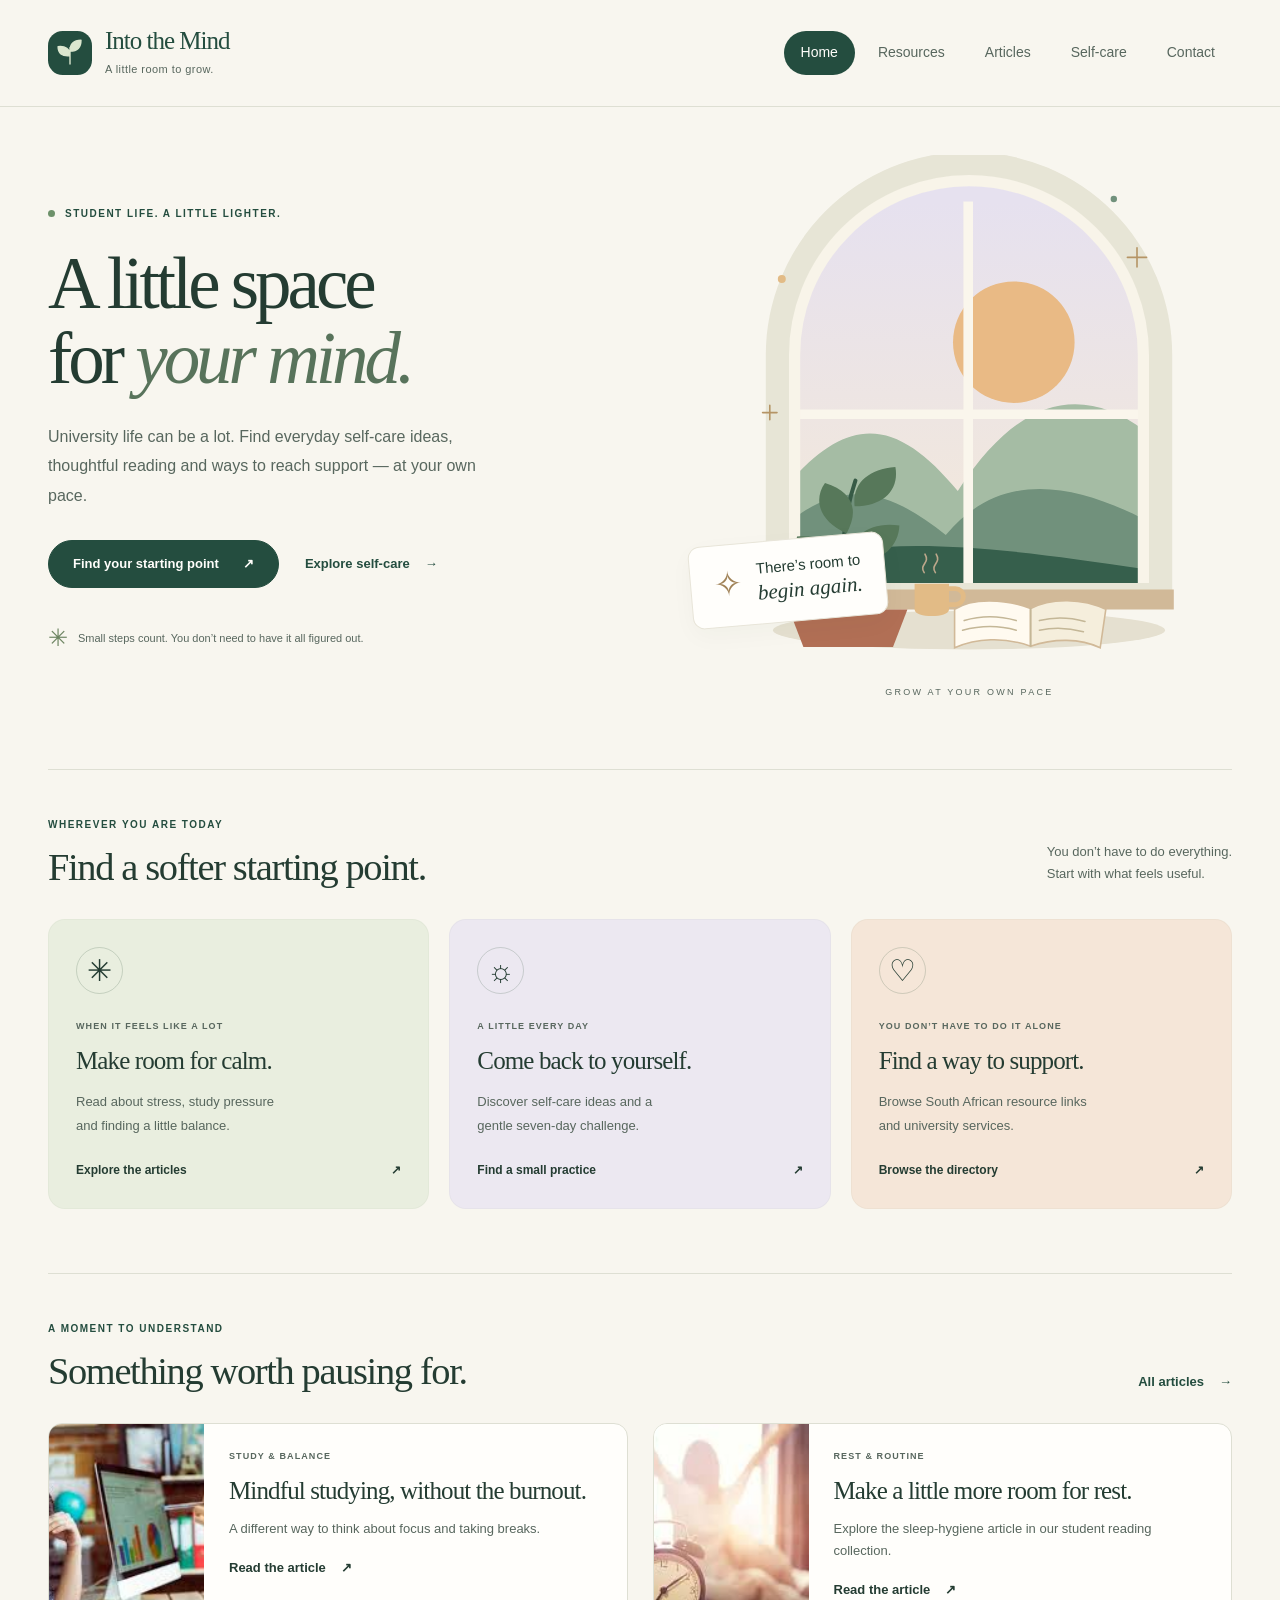
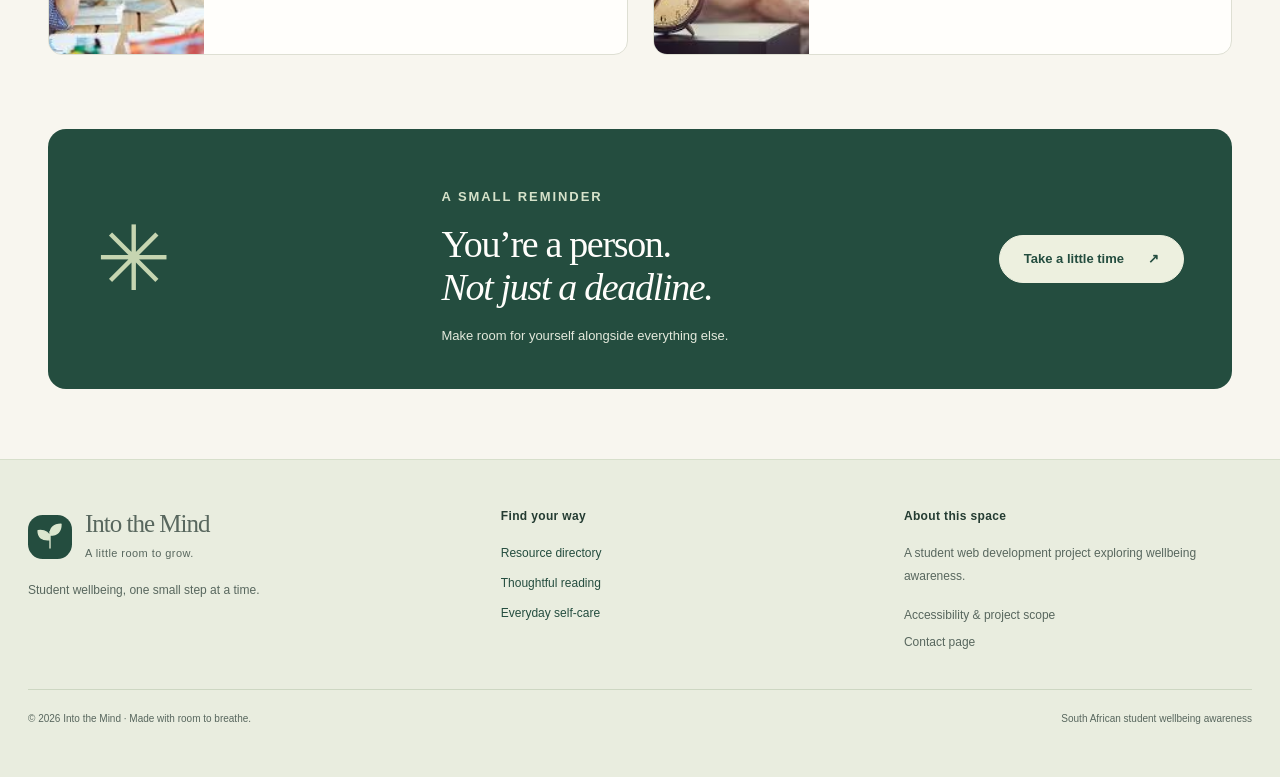
<file: index.html>
<!DOCTYPE html>
<html lang="en">
<head>
    <meta charset="UTF-8">
    <meta name="viewport" content="width=device-width, initial-scale=1.0">
    <meta name="description" content="A calmer corner of student life. Explore student wellbeing reading, self-care ideas and South African support resources.">
    <meta name="theme-color" content="#244d3f">
    <title>Into the Mind | A little room to grow</title>
    <link rel="icon" href="assets/brand-mark.svg" type="image/svg+xml">
    <link rel="stylesheet" href="styles.css">
    <script src="script.js" defer></script>
</head>
<body class="home-page">
    <a class="skip-link" href="#main-content">Skip to main content</a>
    <header class="main-header">
        <a class="brand" href="index.html" aria-label="Into the Mind home">
            <img src="assets/brand-mark.svg" width="44" height="44" alt="">
            <span><strong>Into the Mind</strong><small>A little room to grow.</small></span>
        </a>
        <nav aria-label="Main navigation"><ul class="nav-menu"><li><a href="index.html" aria-current="page">Home</a></li>
<li><a href="resources.html">Resources</a></li>
<li><a href="articles.html">Articles</a></li>
<li><a href="self-care.html">Self-care</a></li>
<li><a href="contact.html">Contact</a></li></ul></nav>
    </header>
    <main id="main-content" class="home-container">
        <section class="home-hero" aria-labelledby="hero-heading">
            <div class="hero-copy">
                <p class="eyebrow"><span class="status-dot" aria-hidden="true"></span> STUDENT LIFE. A LITTLE LIGHTER.</p>
                <h1 id="hero-heading">A little space<br>for <em>your mind.</em></h1>
                <p class="hero-description">University life can be a lot. Find everyday self-care ideas, thoughtful reading and ways to reach support — at your own pace.</p>
                <div class="hero-actions">
                    <a href="resources.html" class="cta-button">Find your starting point <span aria-hidden="true">↗</span></a>
                    <a href="self-care.html" class="text-link">Explore self-care <span aria-hidden="true">→</span></a>
                </div>
                <p class="hero-note"><span aria-hidden="true">✳</span> Small steps count. You don’t need to have it all figured out.</p>
            </div>
            <div class="hero-art">
                <img class="quiet-illustration" src="assets/quiet-moment.svg" width="600" height="650" alt="A quiet moment by a window, with a plant, an open book and a warm drink.">
                <div class="gentle-note"><span aria-hidden="true">✧</span><span>There’s room to<br><em>begin again.</em></span></div>
                <p class="art-caption">GROW AT YOUR OWN PACE</p>
            </div>
        </section>

        <section class="starting-points" aria-labelledby="starting-heading">
            <div class="section-intro"><div><p class="eyebrow">WHEREVER YOU ARE TODAY</p><h2 id="starting-heading">Find a softer starting point.</h2></div><p>You don’t have to do everything.<br>Start with what feels useful.</p></div>
            <ul class="path-cards">
                <li class="path-card sage-card"><a href="articles.html#featured"><span class="path-icon" aria-hidden="true">✳</span><span class="card-kicker">WHEN IT FEELS LIKE A LOT</span><h3>Make room for calm.</h3><p>Read about stress, study pressure and finding a little balance.</p><span class="card-link">Explore the articles <span aria-hidden="true">↗</span></span></a></li>
                <li class="path-card lavender-card"><a href="self-care.html"><span class="path-icon" aria-hidden="true">☼</span><span class="card-kicker">A LITTLE EVERY DAY</span><h3>Come back to yourself.</h3><p>Discover self-care ideas and a gentle seven-day challenge.</p><span class="card-link">Find a small practice <span aria-hidden="true">↗</span></span></a></li>
                <li class="path-card peach-card"><a href="resources.html"><span class="path-icon" aria-hidden="true">♡</span><span class="card-kicker">YOU DON’T HAVE TO DO IT ALONE</span><h3>Find a way to support.</h3><p>Browse South African resource links and university services.</p><span class="card-link">Browse the directory <span aria-hidden="true">↗</span></span></a></li>
            </ul>
        </section>

        <section class="reading-section" aria-labelledby="reading-heading">
            <div class="section-intro"><div><p class="eyebrow">A MOMENT TO UNDERSTAND</p><h2 id="reading-heading">Something worth pausing for.</h2></div><a class="text-link" href="articles.html">All articles <span aria-hidden="true">→</span></a></div>
            <div class="home-article-grid">
                <a class="reading-card" href="article-mindful-studying.html"><img src="mindful-studying.jpg" alt="A quiet study setting" loading="lazy"><div><span class="card-kicker">STUDY &amp; BALANCE</span><h3>Mindful studying, without the burnout.</h3><p>A different way to think about focus and taking breaks.</p><span class="text-link">Read the article <span aria-hidden="true">↗</span></span></div></a>
                <a class="reading-card" href="article-sleep-hygiene.html"><img src="sleep-quality.jpg" alt="A restful evening setting" loading="lazy"><div><span class="card-kicker">REST &amp; ROUTINE</span><h3>Make a little more room for rest.</h3><p>Explore the sleep-hygiene article in our student reading collection.</p><span class="text-link">Read the article <span aria-hidden="true">↗</span></span></div></a>
            </div>
        </section>

        <section class="gentle-banner" aria-labelledby="gentle-heading"><span class="banner-symbol" aria-hidden="true">✳</span><div><p class="eyebrow">A SMALL REMINDER</p><h2 id="gentle-heading">You’re a person.<br><em>Not just a deadline.</em></h2><p>Make room for yourself alongside everything else.</p></div><a href="self-care.html#focus-timer" class="cta-button light-button">Take a little time <span aria-hidden="true">↗</span></a></section>
    </main>
    <footer class="main-footer">
        <div class="footer-content">
            <div class="footer-section footer-brand"><a class="brand" href="index.html"><img src="assets/brand-mark.svg" width="44" height="44" alt=""><span><strong>Into the Mind</strong><small>A little room to grow.</small></span></a><p>Student wellbeing, one small step at a time.</p></div>
            <div class="footer-section"><h3>Find your way</h3><ul><li><a href="resources.html">Resource directory</a></li><li><a href="articles.html">Thoughtful reading</a></li><li><a href="self-care.html">Everyday self-care</a></li></ul></div>
            <div class="footer-section"><h3>About this space</h3><p>A student web development project exploring wellbeing awareness.</p><a href="accessibility.html">Accessibility &amp; project scope</a><br><a href="contact.html">Contact page</a></div>
        </div>
        <div class="copyright"><p>© 2026 Into the Mind · Made with room to breathe.</p><p>South African student wellbeing awareness</p></div>
    </footer>
</body>
</html>
</file>
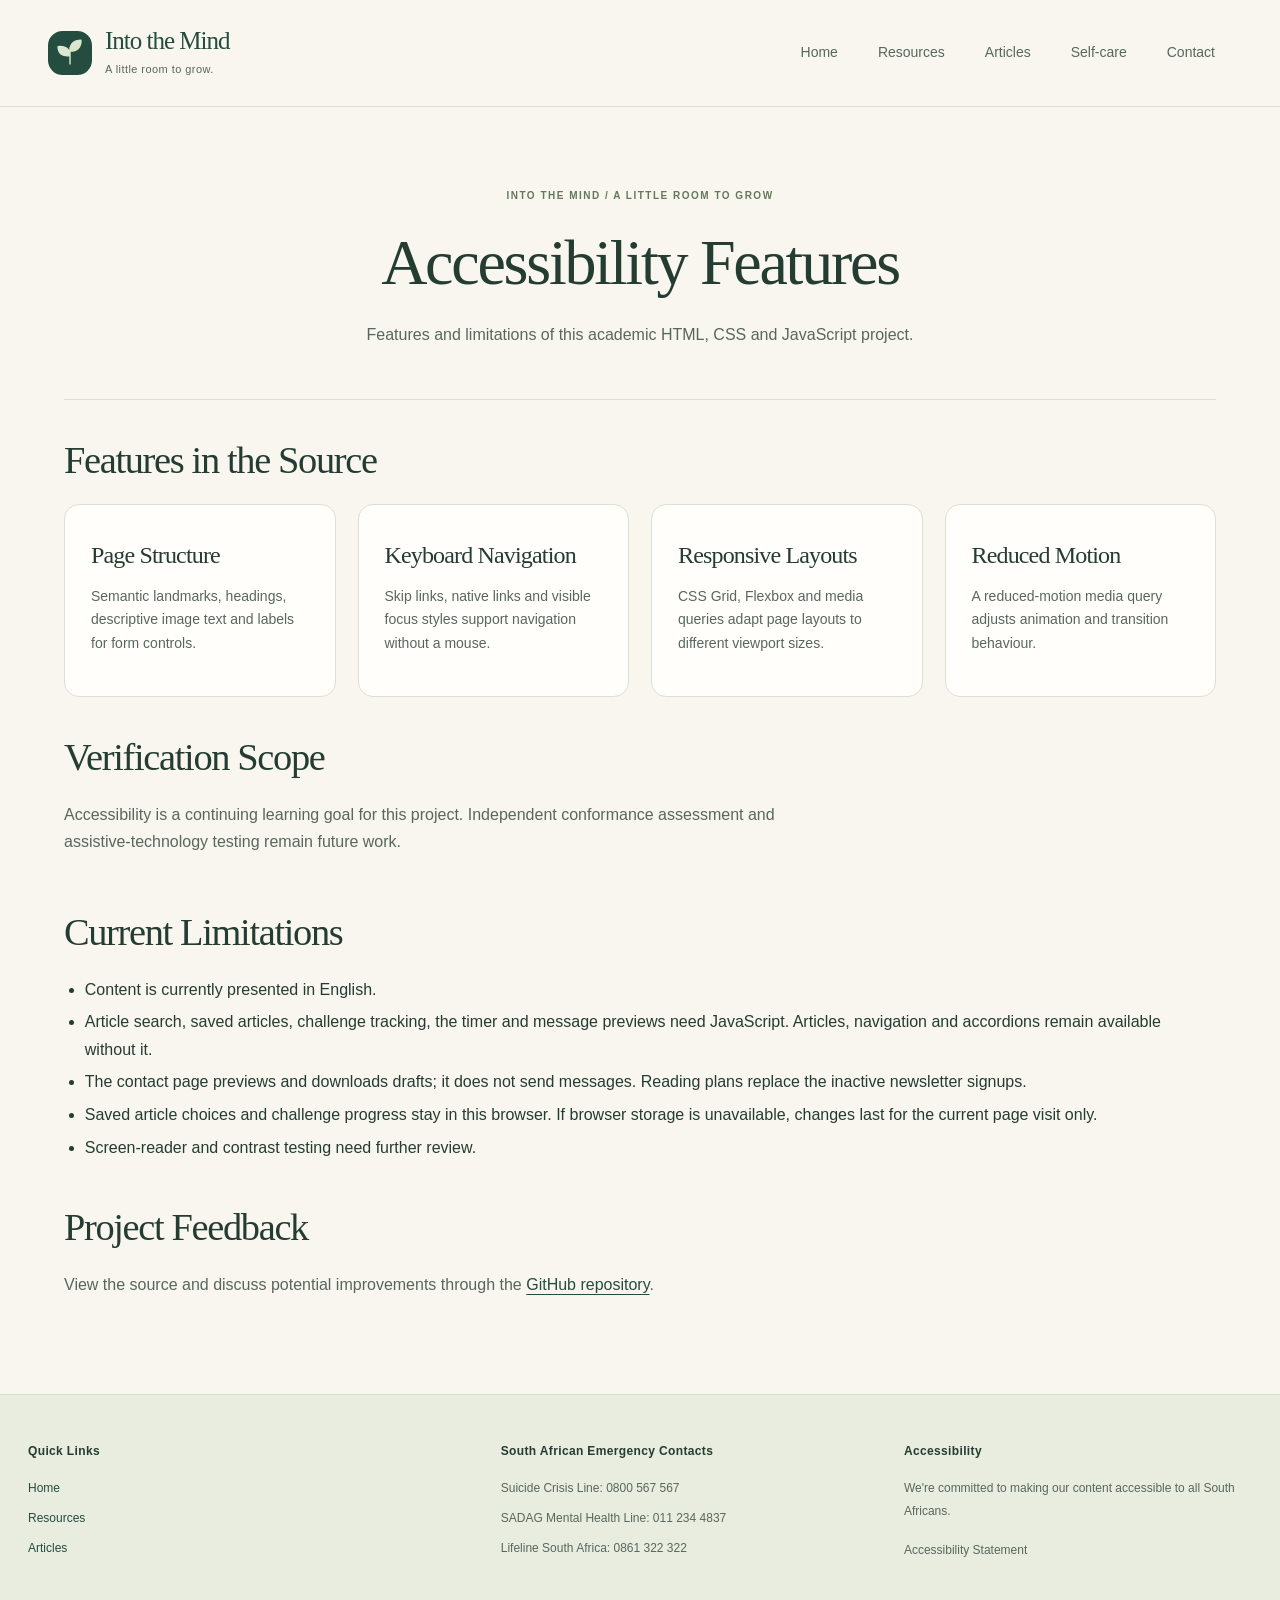
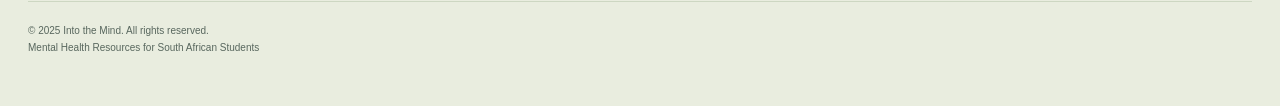
<file: accessibility.html>
<!DOCTYPE html>
<html lang="en">
<head>
    <meta charset="UTF-8">
    <meta name="viewport" content="width=device-width, initial-scale=1.0">
    <meta name="description" content="Accessibility statement for Into the Mind mental health resources in South Africa">
    <title>Accessibility Statement | Into the Mind</title>
    <meta name="theme-color" content="#244d3f">
    <link rel="icon" href="assets/brand-mark.svg" type="image/svg+xml">
    <link rel="stylesheet" href="styles.css">
    <script src="script.js" defer></script>
</head>
<body>
    <a href="#main-content" class="skip-link">Skip to main content</a>
    
    <header class="main-header">
        <a class="brand" href="index.html" aria-label="Into the Mind home">
            <img src="assets/brand-mark.svg" width="44" height="44" alt="">
            <span><strong>Into the Mind</strong><small>A little room to grow.</small></span>
        </a>
        <nav aria-label="Main navigation"><ul class="nav-menu"><li><a href="index.html">Home</a></li>
<li><a href="resources.html">Resources</a></li>
<li><a href="articles.html">Articles</a></li>
<li><a href="self-care.html">Self-care</a></li>
<li><a href="contact.html">Contact</a></li></ul></nav>
    </header>

    <main id="main-content" class="grid-container">
        <section class="page-header" aria-labelledby="page-heading">
            <h1 id="page-heading">Accessibility Features</h1>
            <p>Features and limitations of this academic HTML, CSS and JavaScript project.</p>
        </section>
        <section class="accessibility-features" aria-labelledby="features-heading">
            <h2 id="features-heading">Features in the Source</h2>
            <div class="features-grid">
                <div class="feature-card"><h3>Page Structure</h3><p>Semantic landmarks, headings, descriptive image text and labels for form controls.</p></div>
                <div class="feature-card"><h3>Keyboard Navigation</h3><p>Skip links, native links and visible focus styles support navigation without a mouse.</p></div>
                <div class="feature-card"><h3>Responsive Layouts</h3><p>CSS Grid, Flexbox and media queries adapt page layouts to different viewport sizes.</p></div>
                <div class="feature-card"><h3>Reduced Motion</h3><p>A reduced-motion media query adjusts animation and transition behaviour.</p></div>
            </div>
        </section>
        <section class="accessibility-technical" aria-labelledby="technical-heading">
            <h2 id="technical-heading">Verification Scope</h2>
            <p>Accessibility is a continuing learning goal for this project. Independent conformance assessment and assistive-technology testing remain future work.</p>
        </section>
        <section class="accessibility-limitations" aria-labelledby="limitations-heading">
            <h2 id="limitations-heading">Current Limitations</h2>
            <ul>
                <li>Content is currently presented in English.</li>
                <li>Article search, saved articles, challenge tracking, the timer and message previews need JavaScript. Articles, navigation and accordions remain available without it.</li>
                <li>The contact page previews and downloads drafts; it does not send messages. Reading plans replace the inactive newsletter signups.</li>
                <li>Saved article choices and challenge progress stay in this browser. If browser storage is unavailable, changes last for the current page visit only.</li>
                <li>Screen-reader and contrast testing need further review.</li>
            </ul>
        </section>
        <section class="accessibility-feedback" aria-labelledby="feedback-heading">
            <h2 id="feedback-heading">Project Feedback</h2>
            <p>View the source and discuss potential improvements through the <a href="https://github.com/Nkosinathi-bit/into-the-mind-website">GitHub repository</a>.</p>
        </section>
    </main>

    <footer class="main-footer">
        <div class="footer-content">
            <div class="footer-section">
                <h3>Quick Links</h3>
                <ul>
                    <li><a href="index.html">Home</a></li>
                    <li><a href="resources.html">Resources</a></li>
                    <li><a href="articles.html">Articles</a></li>
                </ul>
            </div>
            <div class="footer-section">
                <h3>South African Emergency Contacts</h3>
                <ul>
                    <li>Suicide Crisis Line: 0800 567 567</li>
                    <li>SADAG Mental Health Line: 011 234 4837</li>
                    <li>Lifeline South Africa: 0861 322 322</li>
                </ul>
            </div>
            <div class="footer-section">
                <h3>Accessibility</h3>
                <p>We're committed to making our content accessible to all South Africans.</p>
                <a href="accessibility.html">Accessibility Statement</a>
            </div>
        </div>
        <div class="copyright">
            <p>&copy; 2025 Into the Mind. All rights reserved.<br>
            Mental Health Resources for South African Students</p>
        </div>
    </footer>
</body>
</html>
</file>
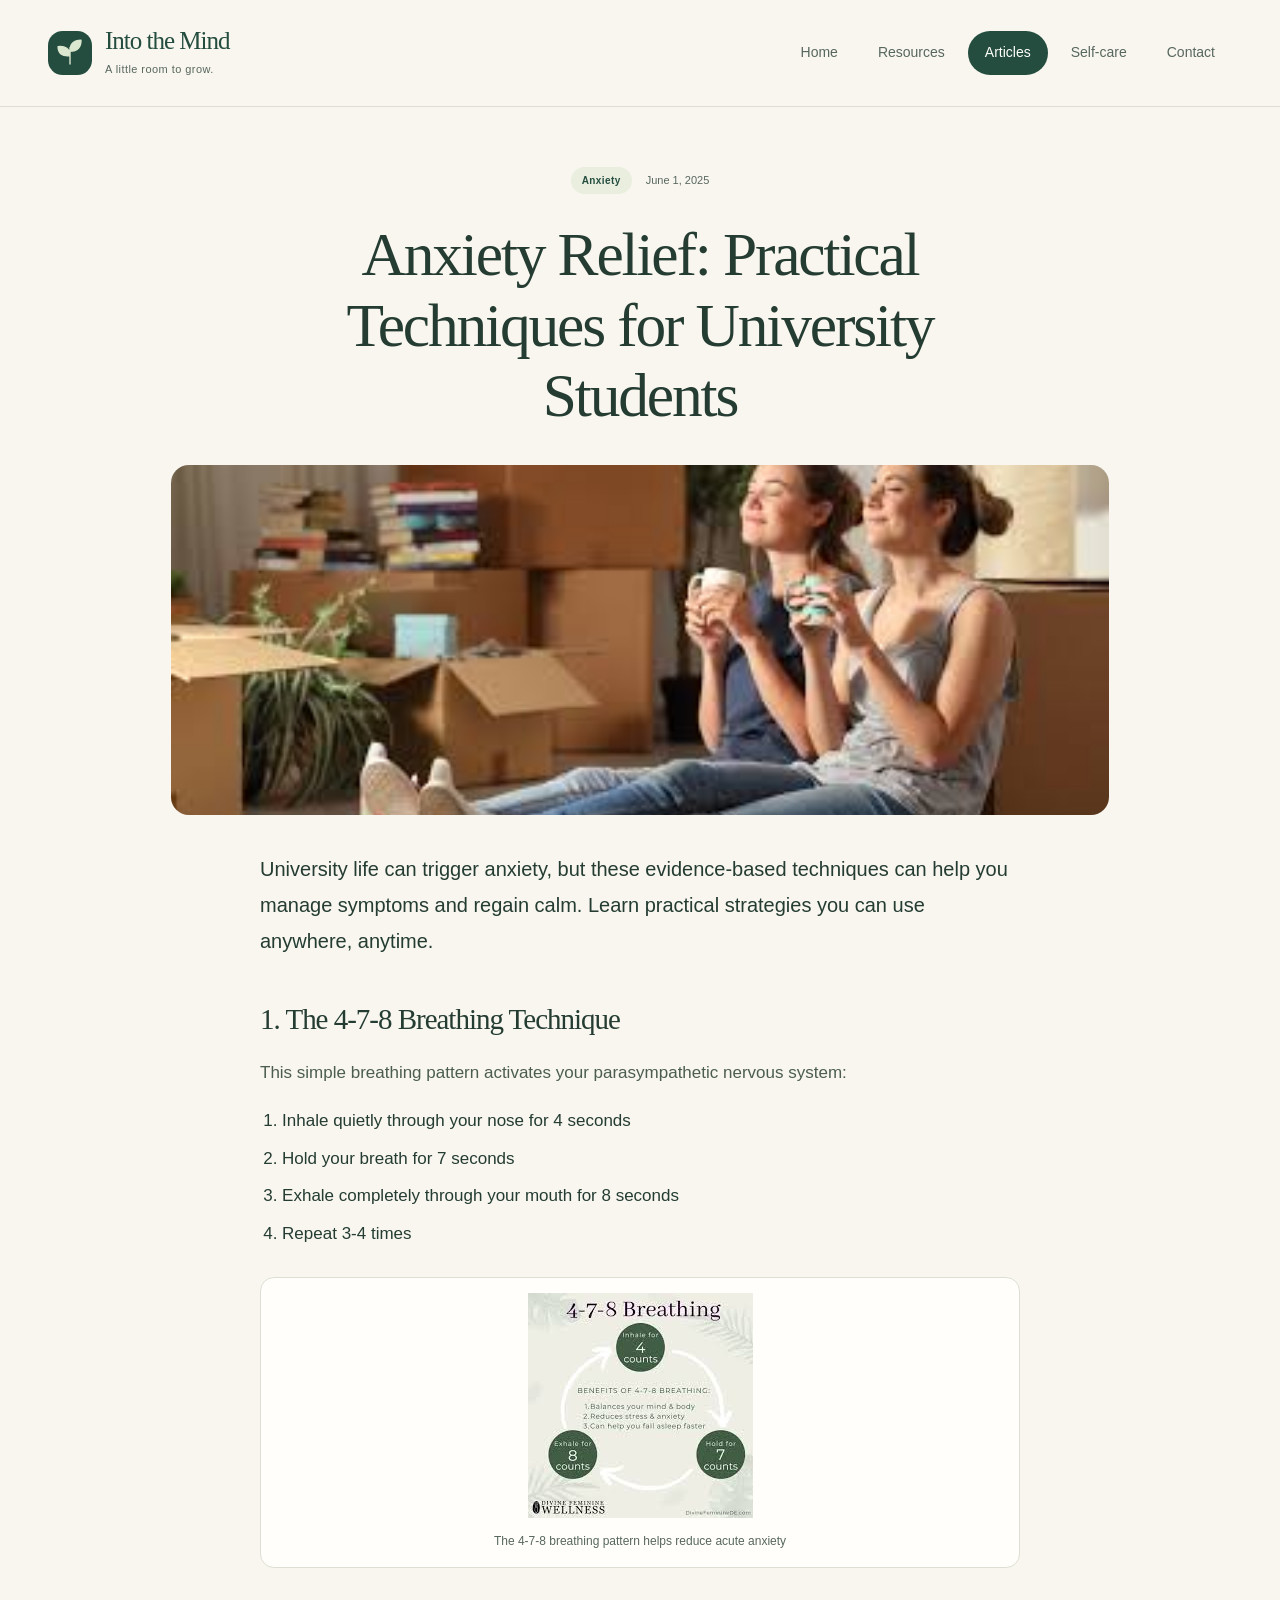
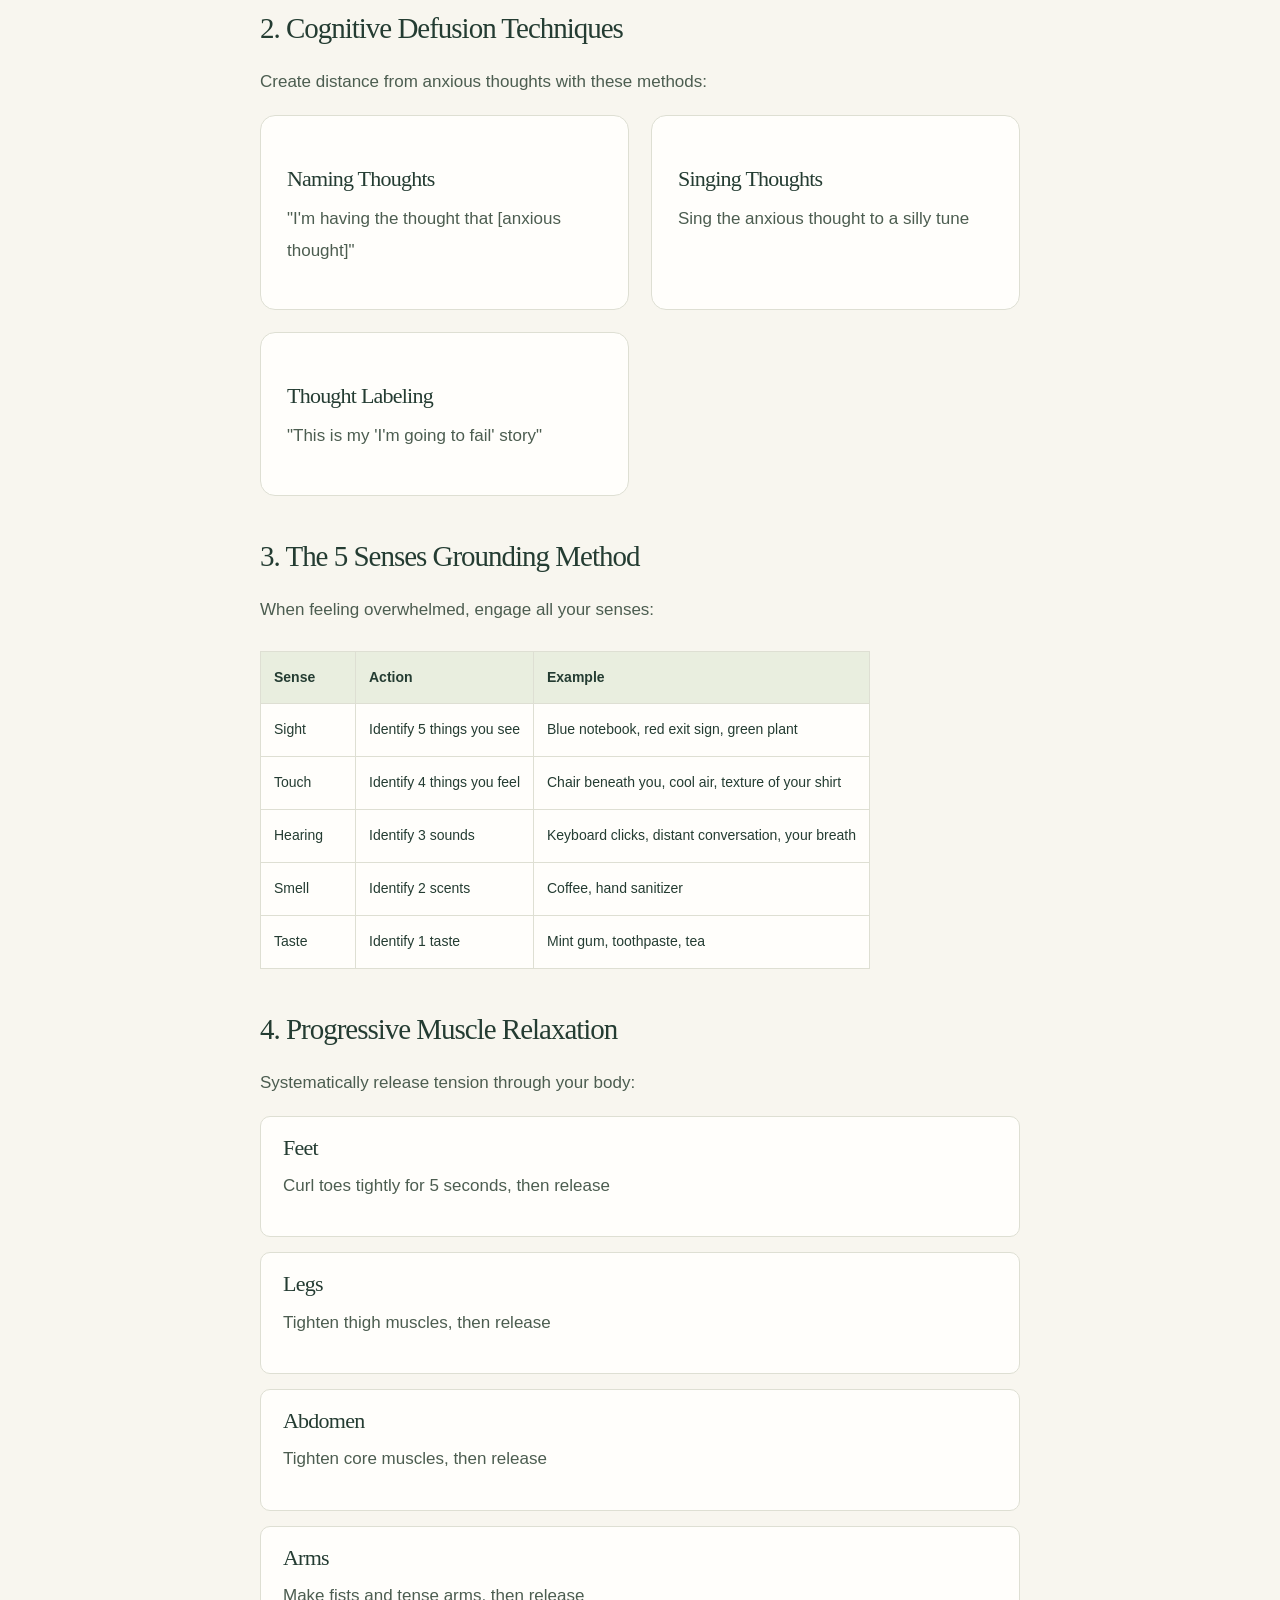
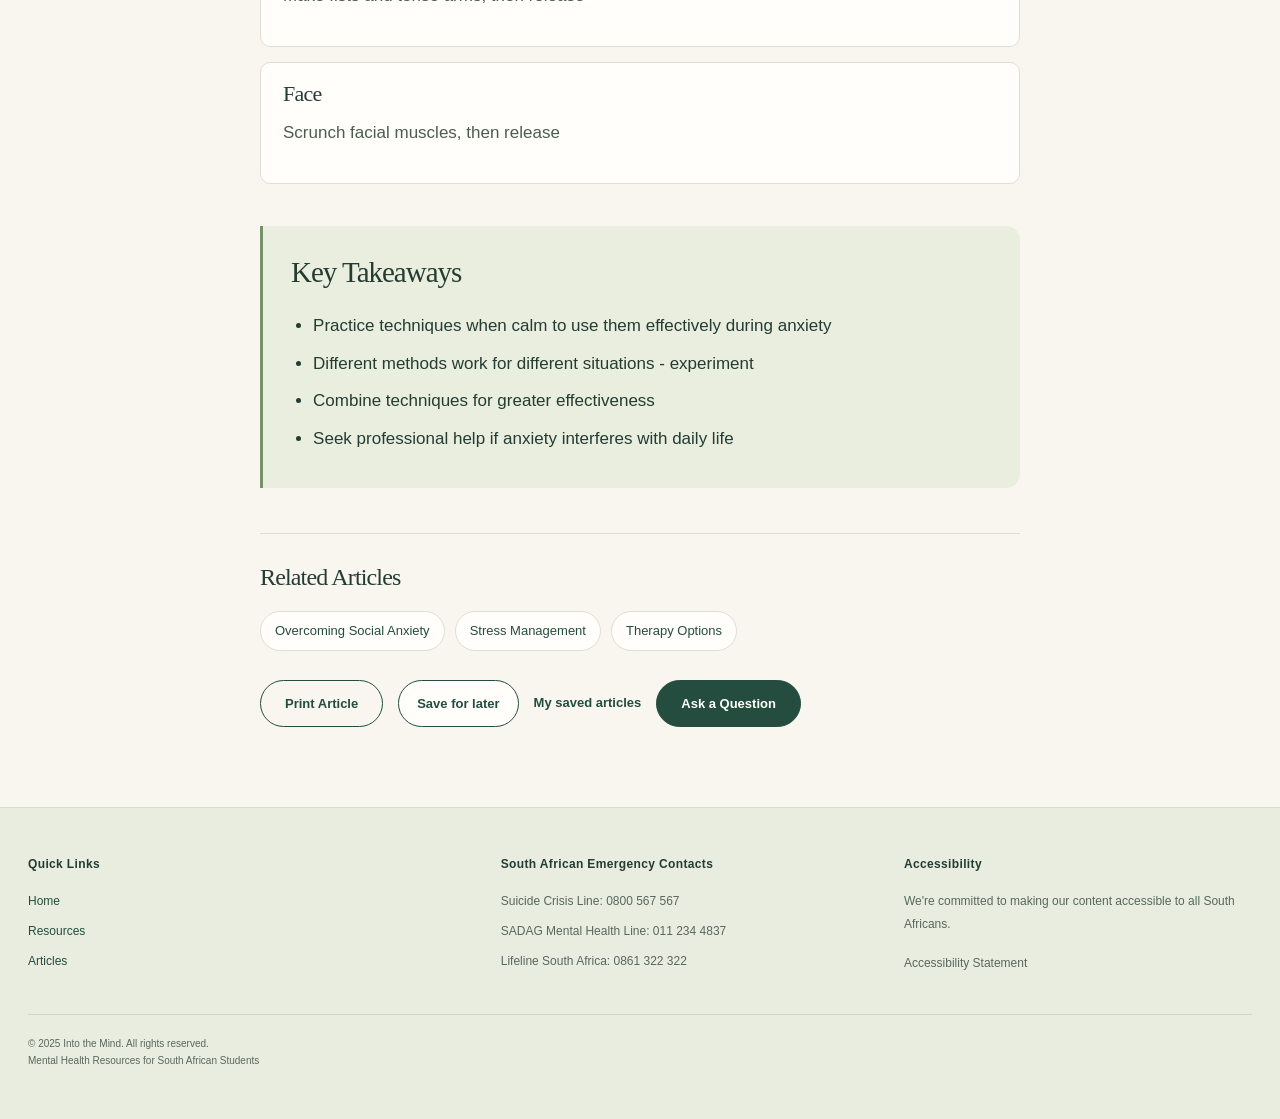
<file: article-anxiety.html>
<!DOCTYPE html>
<html lang="en">
<head>
    <meta charset="UTF-8">
    <meta name="viewport" content="width=device-width, initial-scale=1.0">
    <meta name="description" content="Effective techniques for managing anxiety as a university student">
    <title>Anxiety Relief Techniques | Into the Mind</title>
    <meta name="theme-color" content="#244d3f">
    <link rel="icon" href="assets/brand-mark.svg" type="image/svg+xml">
    <link rel="stylesheet" href="styles.css">
    <script src="script.js" defer></script>
</head>
<body>
    <a href="#main-content" class="skip-link">Skip to main content</a>
    
    <header class="main-header">
        <a class="brand" href="index.html" aria-label="Into the Mind home">
            <img src="assets/brand-mark.svg" width="44" height="44" alt="">
            <span><strong>Into the Mind</strong><small>A little room to grow.</small></span>
        </a>
        <nav aria-label="Main navigation"><ul class="nav-menu"><li><a href="index.html">Home</a></li>
<li><a href="resources.html">Resources</a></li>
<li><a href="articles.html" aria-current="page">Articles</a></li>
<li><a href="self-care.html">Self-care</a></li>
<li><a href="contact.html">Contact</a></li></ul></nav>
    </header>

    <main id="main-content" class="article-container">
        <article class="article-content">
            <header class="article-header">
                <div class="article-meta">
                    <span class="article-category">Anxiety</span>
                    <time datetime="2025-06-01">June 1, 2025</time>
                </div>
                <h1>Anxiety Relief: Practical Techniques for University Students</h1>
                <div class="article-image">
                    <img src="anxiety-relief.jpg" alt="Student practicing breathing exercises on campus" loading="lazy">
                </div>
            </header>

            <div class="article-body">
                <p class="lead">University life can trigger anxiety, but these evidence-based techniques can help you manage symptoms and regain calm. Learn practical strategies you can use anywhere, anytime.</p>
                
                <section aria-labelledby="section1-heading">
                    <h2 id="section1-heading">1. The 4-7-8 Breathing Technique</h2>
                    <p>This simple breathing pattern activates your parasympathetic nervous system:</p>
                    <ol>
                        <li>Inhale quietly through your nose for 4 seconds</li>
                        <li>Hold your breath for 7 seconds</li>
                        <li>Exhale completely through your mouth for 8 seconds</li>
                        <li>Repeat 3-4 times</li>
                    </ol>
                    <figure>
                        <img src="breathing-technique.jpg" alt="Diagram of 4-7-8 breathing technique" loading="lazy">
                        <figcaption>The 4-7-8 breathing pattern helps reduce acute anxiety</figcaption>
                    </figure>
                </section>

                <section aria-labelledby="section2-heading">
                    <h2 id="section2-heading">2. Cognitive Defusion Techniques</h2>
                    <p>Create distance from anxious thoughts with these methods:</p>
                    <div class="technique-grid">
                        <div class="technique-card">
                            <h3>Naming Thoughts</h3>
                            <p>"I'm having the thought that [anxious thought]"</p>
                        </div>
                        <div class="technique-card">
                            <h3>Singing Thoughts</h3>
                            <p>Sing the anxious thought to a silly tune</p>
                        </div>
                        <div class="technique-card">
                            <h3>Thought Labeling</h3>
                            <p>"This is my 'I'm going to fail' story"</p>
                        </div>
                    </div>
                </section>

                <section aria-labelledby="section3-heading">
                    <h2 id="section3-heading">3. The 5 Senses Grounding Method</h2>
                    <p>When feeling overwhelmed, engage all your senses:</p>
                    <table>
                        <thead>
                            <tr>
                                <th>Sense</th>
                                <th>Action</th>
                                <th>Example</th>
                            </tr>
                        </thead>
                        <tbody>
                            <tr>
                                <td>Sight</td>
                                <td>Identify 5 things you see</td>
                                <td>Blue notebook, red exit sign, green plant</td>
                            </tr>
                            <tr>
                                <td>Touch</td>
                                <td>Identify 4 things you feel</td>
                                <td>Chair beneath you, cool air, texture of your shirt</td>
                            </tr>
                            <tr>
                                <td>Hearing</td>
                                <td>Identify 3 sounds</td>
                                <td>Keyboard clicks, distant conversation, your breath</td>
                            </tr>
                            <tr>
                                <td>Smell</td>
                                <td>Identify 2 scents</td>
                                <td>Coffee, hand sanitizer</td>
                            </tr>
                            <tr>
                                <td>Taste</td>
                                <td>Identify 1 taste</td>
                                <td>Mint gum, toothpaste, tea</td>
                            </tr>
                        </tbody>
                    </table>
                </section>

                <section aria-labelledby="section4-heading">
                    <h2 id="section4-heading">4. Progressive Muscle Relaxation</h2>
                    <p>Systematically release tension through your body:</p>
                    <div class="relaxation-sequence">
                        <div class="step">
                            <h3>Feet</h3>
                            <p>Curl toes tightly for 5 seconds, then release</p>
                        </div>
                        <div class="step">
                            <h3>Legs</h3>
                            <p>Tighten thigh muscles, then release</p>
                        </div>
                        <div class="step">
                            <h3>Abdomen</h3>
                            <p>Tighten core muscles, then release</p>
                        </div>
                        <div class="step">
                            <h3>Arms</h3>
                            <p>Make fists and tense arms, then release</p>
                        </div>
                        <div class="step">
                            <h3>Face</h3>
                            <p>Scrunch facial muscles, then release</p>
                        </div>
                    </div>
                </section>

                <section class="key-takeaways" aria-labelledby="takeaways-heading">
                    <h2 id="takeaways-heading">Key Takeaways</h2>
                    <ul>
                        <li>Practice techniques when calm to use them effectively during anxiety</li>
                        <li>Different methods work for different situations - experiment</li>
                        <li>Combine techniques for greater effectiveness</li>
                        <li>Seek professional help if anxiety interferes with daily life</li>
                    </ul>
                </section>
            </div>

            <footer class="article-footer">
                <div class="related-articles">
                    <h3>Related Articles</h3>
                    <ul>
                        <li><a href="article-social-anxiety.html">Overcoming Social Anxiety</a></li>
                        <li><a href="article-stress-management.html">Stress Management</a></li>
                        <li><a href="article-therapy-options.html">Therapy Options</a></li>
                    </ul>
                </div>
                <div class="article-actions">
                    <button type="button" class="print-button" onclick="window.print()">Print Article</button>
                    <button type="button" class="secondary-button save-button" data-save-article="article-anxiety.html" hidden>Save for later</button>
                    <a href="articles.html?saved=1" class="text-link">My saved articles</a>
                    <a href="contact.html" class="contact-button">Ask a Question</a>
                </div>
            </footer>
        </article>
    </main>

     <footer class="main-footer">
        <div class="footer-content">
            <div class="footer-section">
                <h3>Quick Links</h3>
                <ul>
                    <li><a href="index.html">Home</a></li>
                    <li><a href="resources.html">Resources</a></li>
                    <li><a href="articles.html">Articles</a></li>
                </ul>
            </div>
            <div class="footer-section">
                <h3>South African Emergency Contacts</h3>
                <ul>
                    <li>Suicide Crisis Line: 0800 567 567</li>
                    <li>SADAG Mental Health Line: 011 234 4837</li>
                    <li>Lifeline South Africa: 0861 322 322</li>
                </ul>
            </div>
            <div class="footer-section">
                <h3>Accessibility</h3>
                <p>We're committed to making our content accessible to all South Africans.</p>
                <a href="accessibility.html">Accessibility Statement</a>
            </div>
        </div>
        <div class="copyright">
            <p>&copy; 2025 Into the Mind. All rights reserved.<br>
            Mental Health Resources for South African Students</p>
        </div>
    </footer>
</body>
</html>
</file>
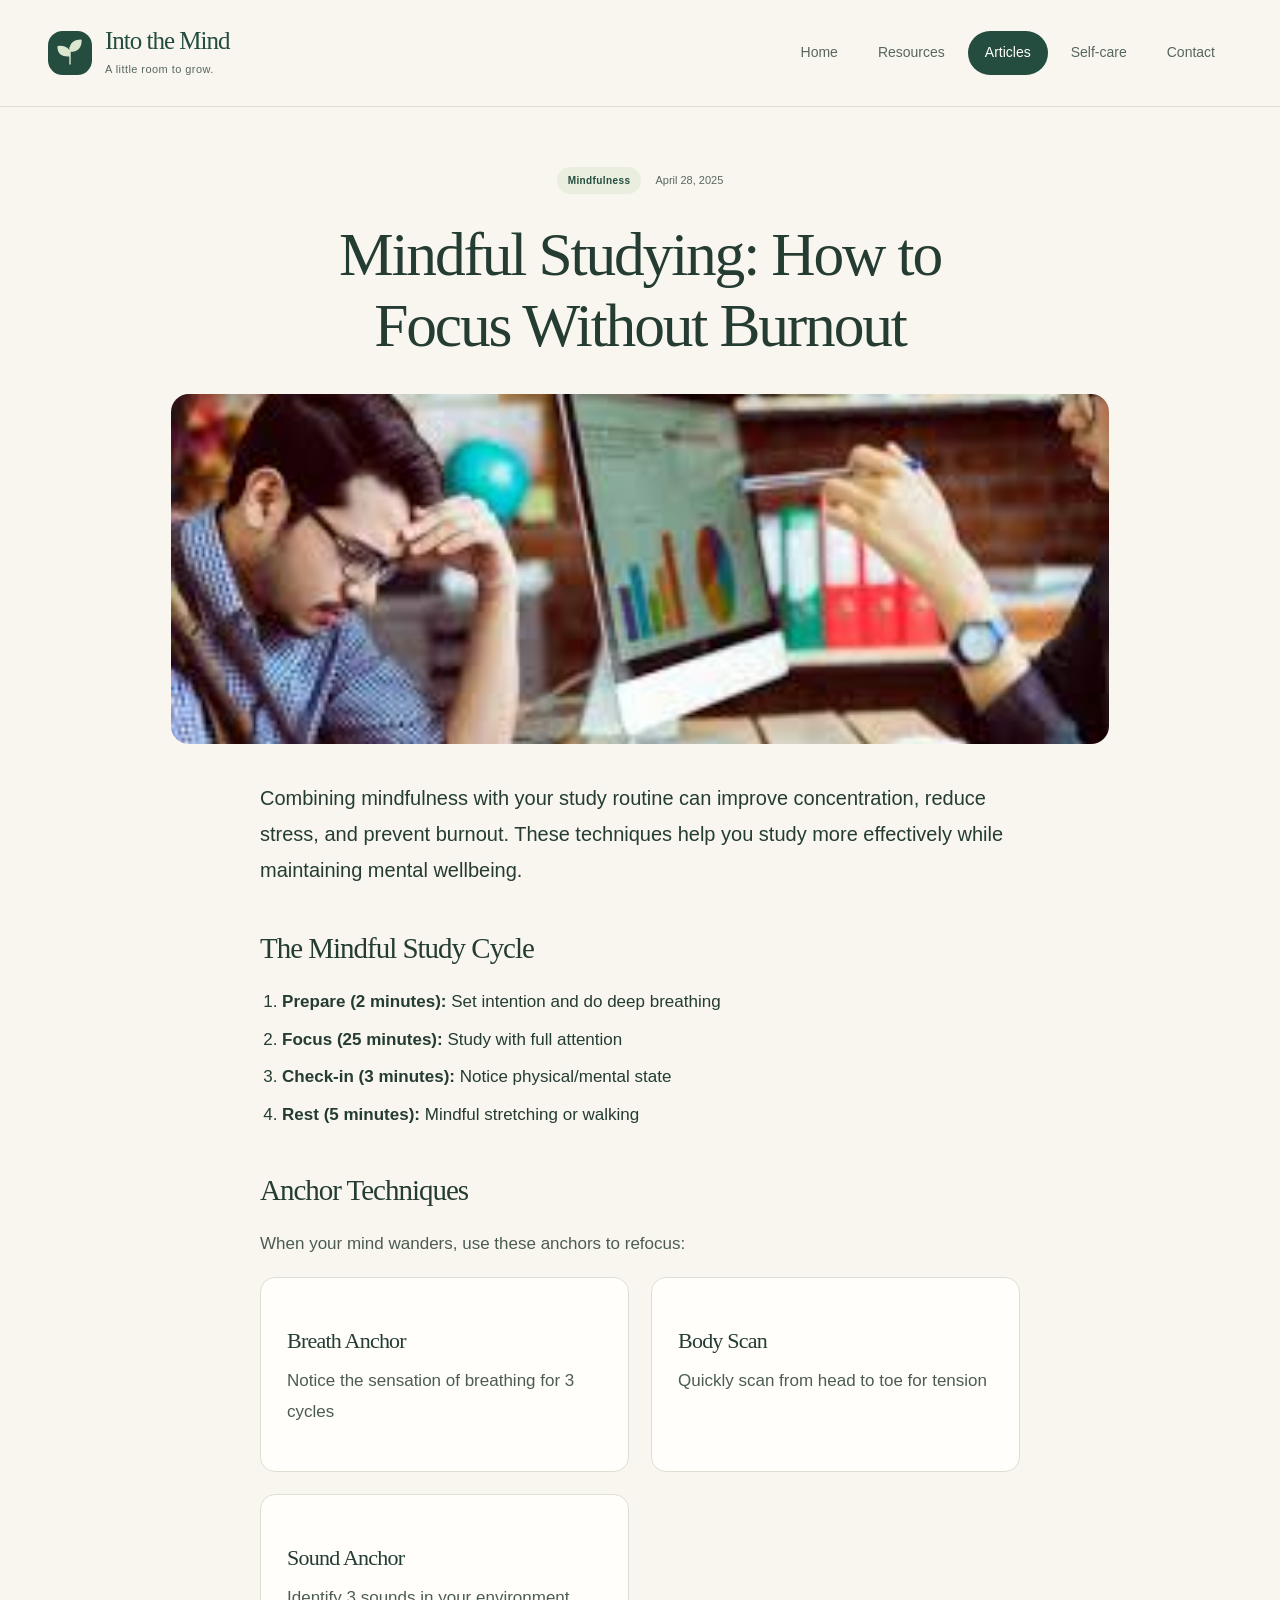
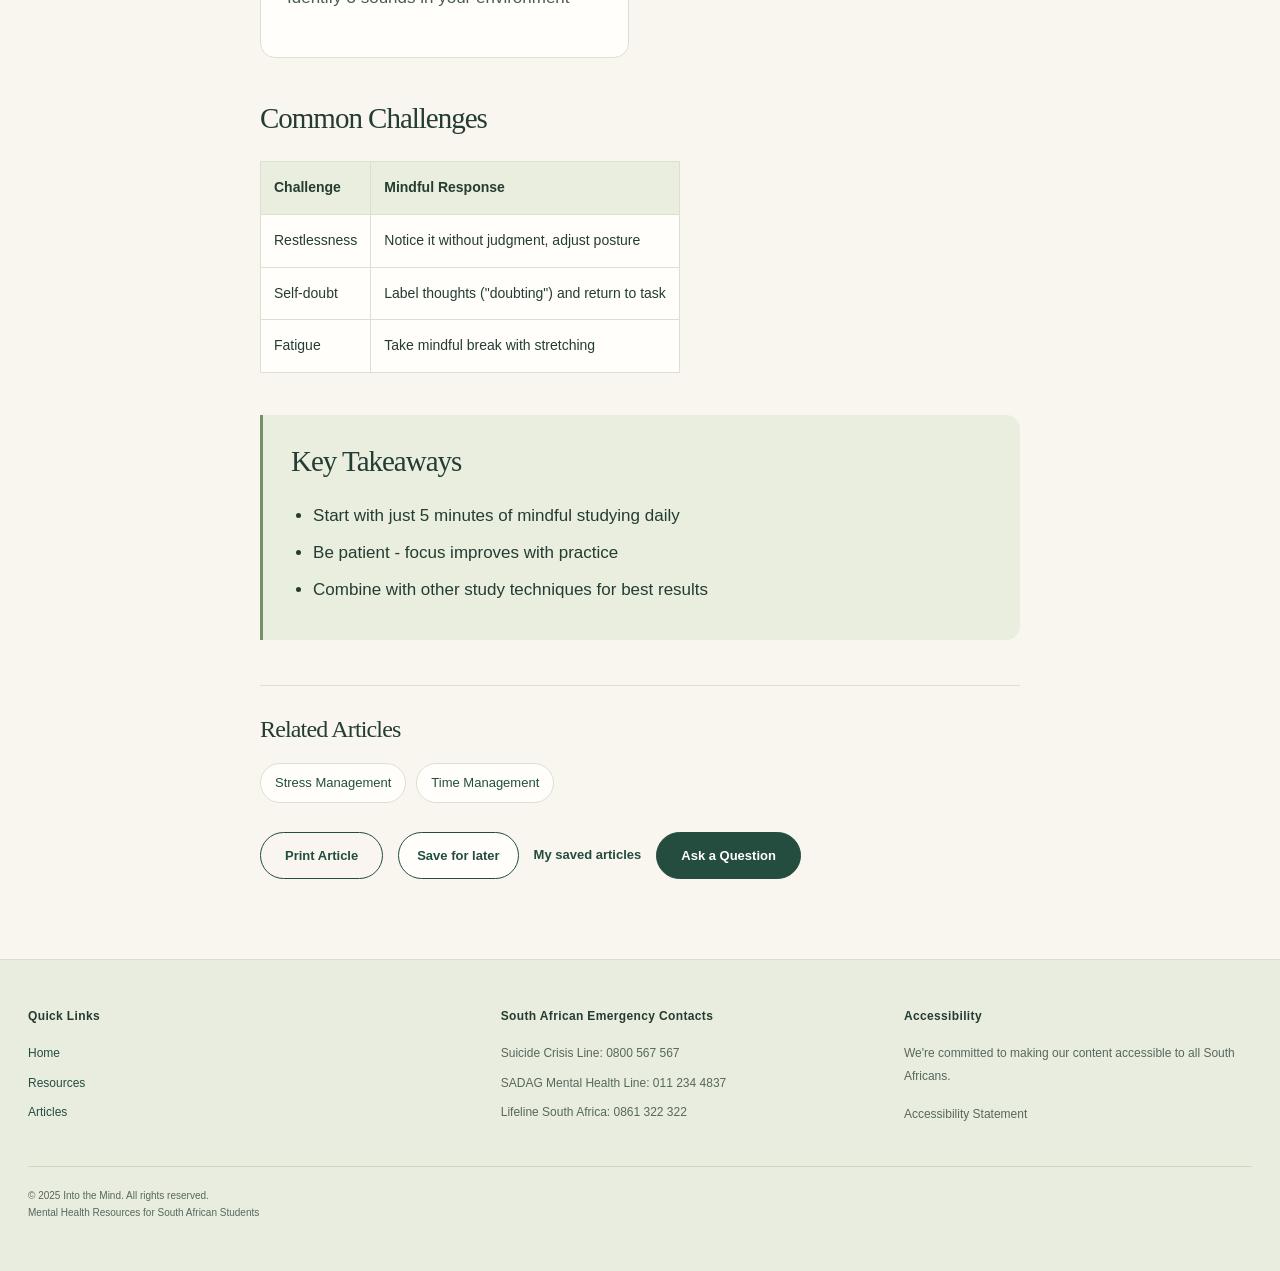
<file: article-mindful-studying.html>
<!DOCTYPE html>
<html lang="en">
<head>
    <meta charset="UTF-8">
    <meta name="viewport" content="width=device-width, initial-scale=1.0">
    <meta name="description" content="Mindfulness techniques to enhance studying">
    <title>Mindful Studying | Into the Mind</title>
    <meta name="theme-color" content="#244d3f">
    <link rel="icon" href="assets/brand-mark.svg" type="image/svg+xml">
    <link rel="stylesheet" href="styles.css">
    <script src="script.js" defer></script>
</head>
<body>
    <a href="#main-content" class="skip-link">Skip to main content</a>
    
    <header class="main-header">
        <a class="brand" href="index.html" aria-label="Into the Mind home">
            <img src="assets/brand-mark.svg" width="44" height="44" alt="">
            <span><strong>Into the Mind</strong><small>A little room to grow.</small></span>
        </a>
        <nav aria-label="Main navigation"><ul class="nav-menu"><li><a href="index.html">Home</a></li>
<li><a href="resources.html">Resources</a></li>
<li><a href="articles.html" aria-current="page">Articles</a></li>
<li><a href="self-care.html">Self-care</a></li>
<li><a href="contact.html">Contact</a></li></ul></nav>
    </header>

    <main id="main-content" class="article-container">
        <article class="article-content">
            <header class="article-header">
                <div class="article-meta">
                    <span class="article-category">Mindfulness</span>
                    <time datetime="2025-04-28">April 28, 2025</time>
                </div>
                <h1>Mindful Studying: How to Focus Without Burnout</h1>
                <div class="article-image">
                    <img src="mindful-studying.jpg" alt="Student practicing mindfulness while studying" loading="lazy">
                </div>
            </header>

            <div class="article-body">
                <p class="lead">Combining mindfulness with your study routine can improve concentration, reduce stress, and prevent burnout. These techniques help you study more effectively while maintaining mental wellbeing.</p>
                
                <section aria-labelledby="section1-heading">
                    <h2 id="section1-heading">The Mindful Study Cycle</h2>
                    <ol>
                        <li><strong>Prepare (2 minutes):</strong> Set intention and do deep breathing</li>
                        <li><strong>Focus (25 minutes):</strong> Study with full attention</li>
                        <li><strong>Check-in (3 minutes):</strong> Notice physical/mental state</li>
                        <li><strong>Rest (5 minutes):</strong> Mindful stretching or walking</li>
                    </ol>
                </section>

                <section aria-labelledby="section2-heading">
                    <h2 id="section2-heading">Anchor Techniques</h2>
                    <p>When your mind wanders, use these anchors to refocus:</p>
                    <div class="technique-grid">
                        <div class="technique-card">
                            <h3>Breath Anchor</h3>
                            <p>Notice the sensation of breathing for 3 cycles</p>
                        </div>
                        <div class="technique-card">
                            <h3>Body Scan</h3>
                            <p>Quickly scan from head to toe for tension</p>
                        </div>
                        <div class="technique-card">
                            <h3>Sound Anchor</h3>
                            <p>Identify 3 sounds in your environment</p>
                        </div>
                    </div>
                </section>

                <section aria-labelledby="section3-heading">
                    <h2 id="section3-heading">Common Challenges</h2>
                    <table>
                        <thead>
                            <tr>
                                <th>Challenge</th>
                                <th>Mindful Response</th>
                            </tr>
                        </thead>
                        <tbody>
                            <tr>
                                <td>Restlessness</td>
                                <td>Notice it without judgment, adjust posture</td>
                            </tr>
                            <tr>
                                <td>Self-doubt</td>
                                <td>Label thoughts ("doubting") and return to task</td>
                            </tr>
                            <tr>
                                <td>Fatigue</td>
                                <td>Take mindful break with stretching</td>
                            </tr>
                        </tbody>
                    </table>
                </section>

                <section class="key-takeaways" aria-labelledby="takeaways-heading">
                    <h2 id="takeaways-heading">Key Takeaways</h2>
                    <ul>
                        <li>Start with just 5 minutes of mindful studying daily</li>
                        <li>Be patient - focus improves with practice</li>
                        <li>Combine with other study techniques for best results</li>
                    </ul>
                </section>
            </div>

            <footer class="article-footer">
                <div class="related-articles">
                    <h3>Related Articles</h3>
                    <ul>
                        <li><a href="article-stress-management.html">Stress Management</a></li>
                        <li><a href="article-time-management.html">Time Management</a></li>
                    </ul>
                </div>
                <div class="article-actions">
                    <button type="button" class="print-button" onclick="window.print()">Print Article</button>
                    <button type="button" class="secondary-button save-button" data-save-article="article-mindful-studying.html" hidden>Save for later</button>
                    <a href="articles.html?saved=1" class="text-link">My saved articles</a>
                    <a href="contact.html" class="contact-button">Ask a Question</a>
                </div>
            </footer>
        </article>
    </main>

    <footer class="main-footer">
        <div class="footer-content">
            <div class="footer-section">
                <h3>Quick Links</h3>
                <ul>
                    <li><a href="index.html">Home</a></li>
                    <li><a href="resources.html">Resources</a></li>
                    <li><a href="articles.html">Articles</a></li>
                </ul>
            </div>
            <div class="footer-section">
                <h3>South African Emergency Contacts</h3>
                <ul>
                    <li>Suicide Crisis Line: 0800 567 567</li>
                    <li>SADAG Mental Health Line: 011 234 4837</li>
                    <li>Lifeline South Africa: 0861 322 322</li>
                </ul>
            </div>
            <div class="footer-section">
                <h3>Accessibility</h3>
                <p>We're committed to making our content accessible to all South Africans.</p>
                <a href="accessibility.html">Accessibility Statement</a>
            </div>
        </div>
        <div class="copyright">
            <p>&copy; 2025 Into the Mind. All rights reserved.<br>
            Mental Health Resources for South African Students</p>
        </div>
    </footer>
</body>
</html>
</file>
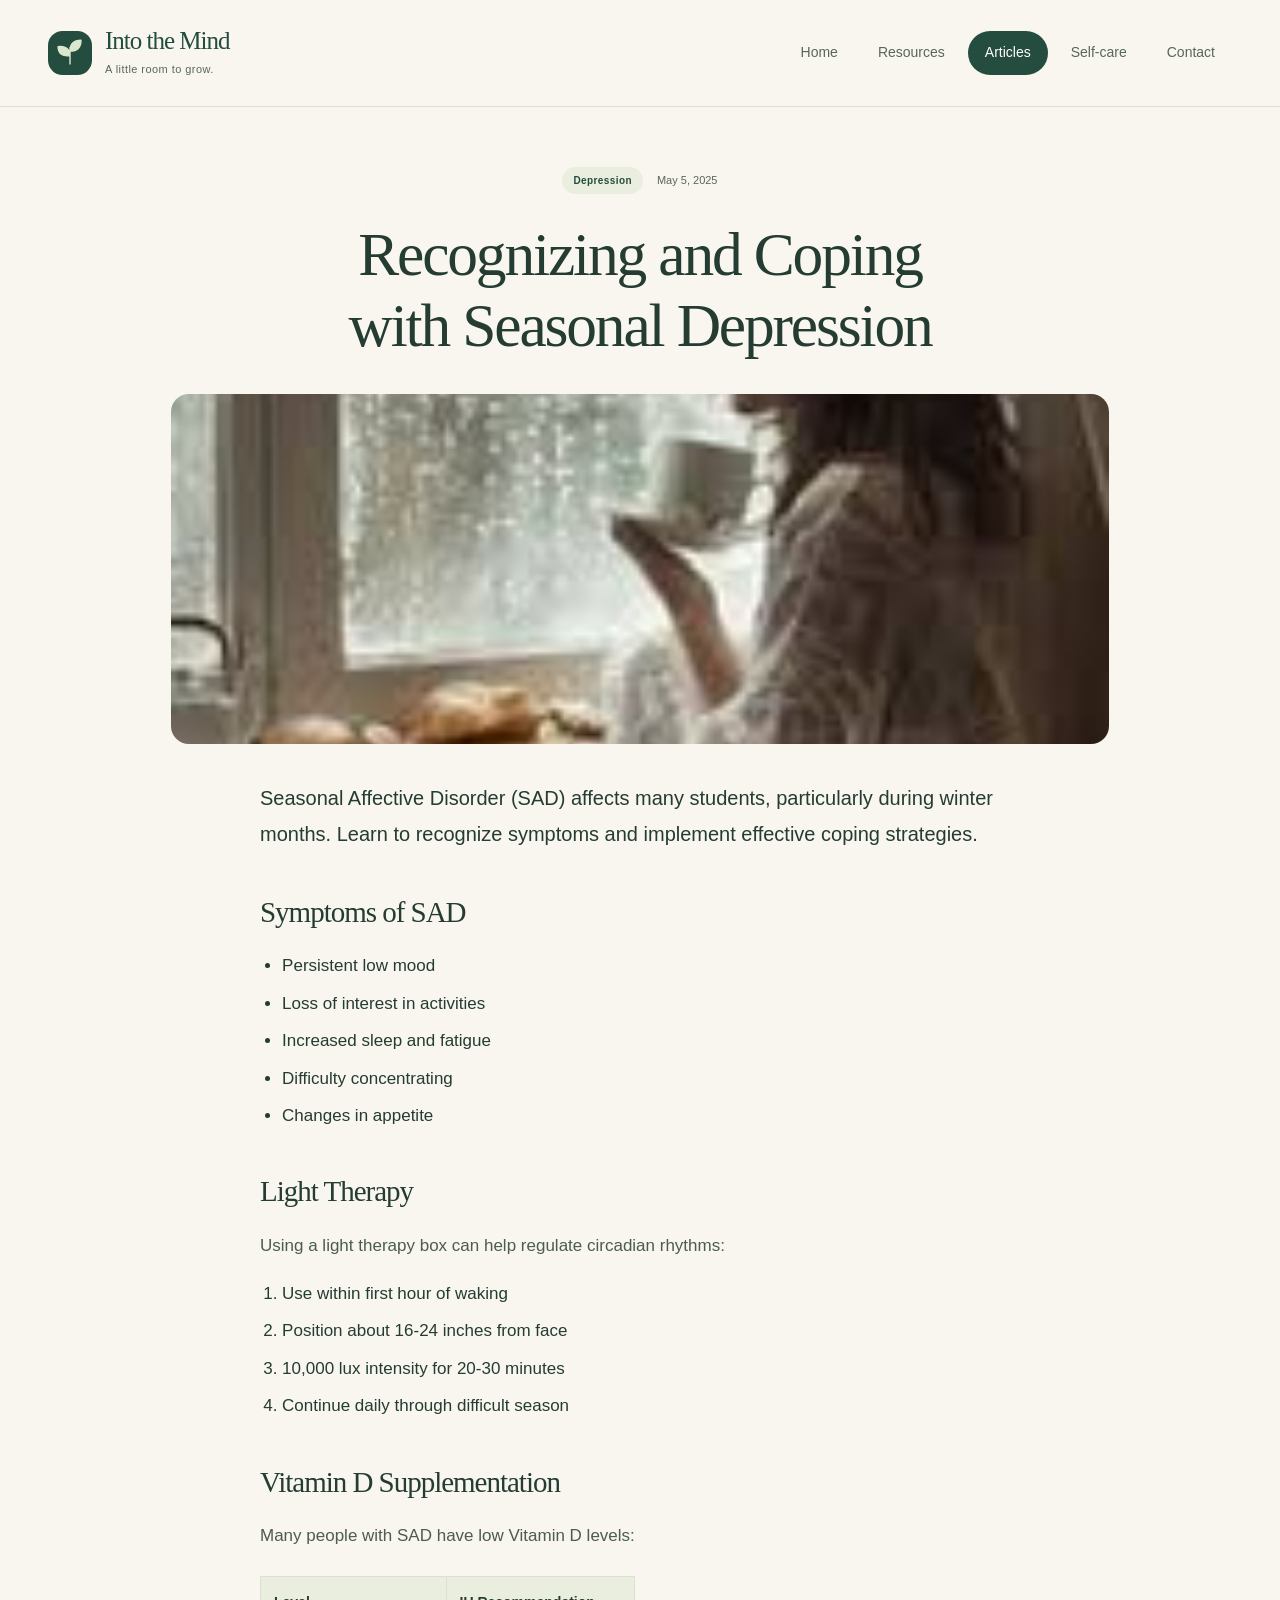
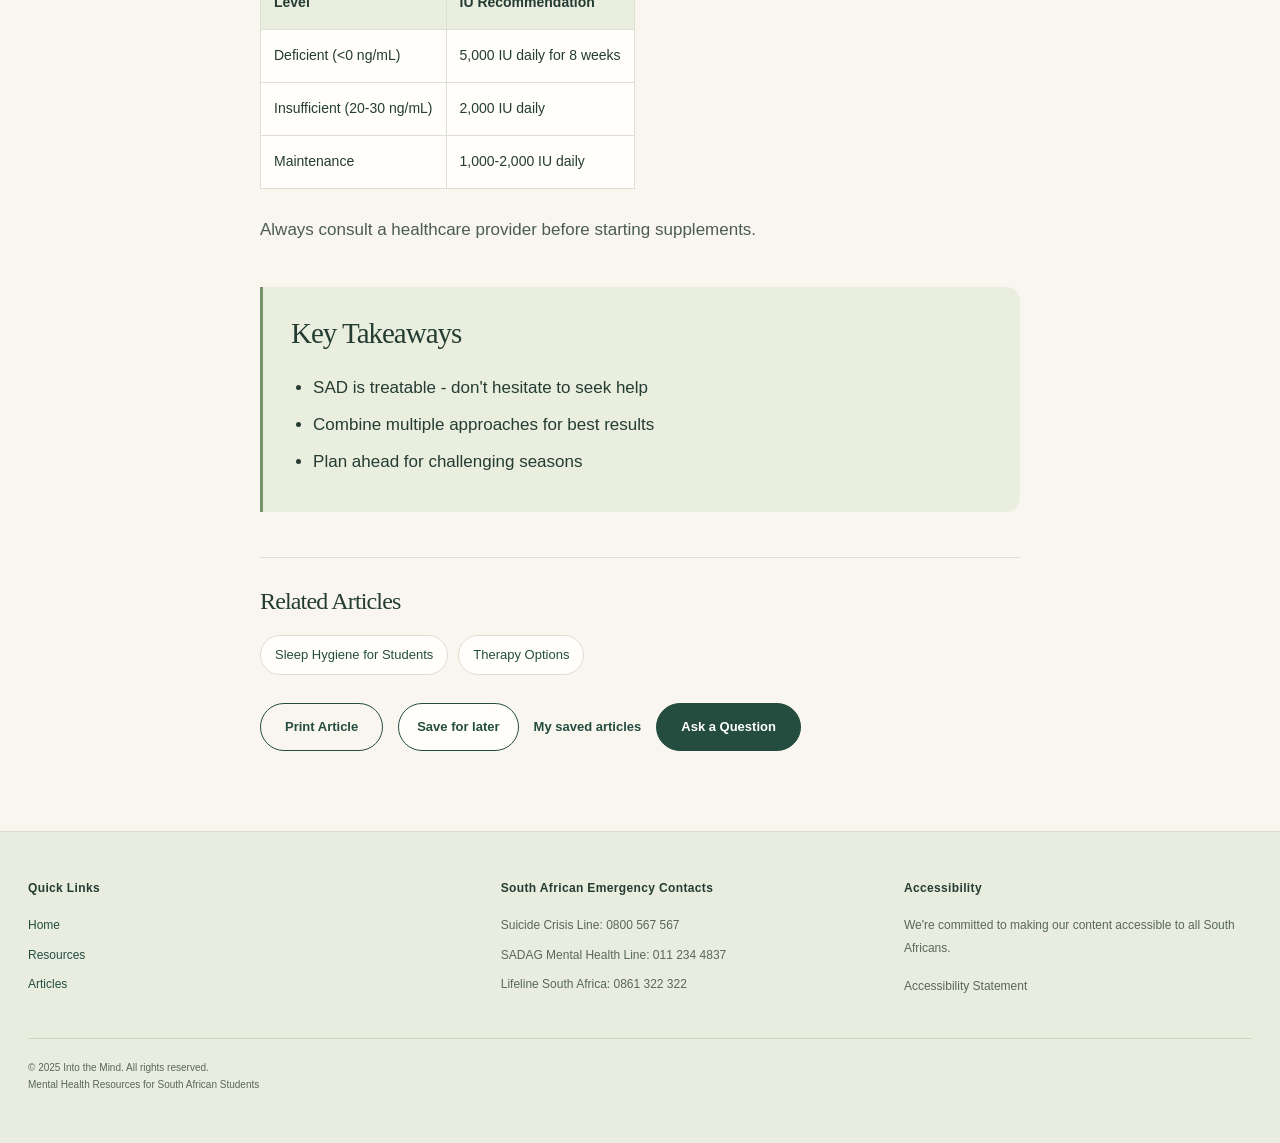
<file: article-seasonal-depression.html>
<!DOCTYPE html>
<html lang="en">
<head>
    <meta charset="UTF-8">
    <meta name="viewport" content="width=device-width, initial-scale=1.0">
    <meta name="description" content="Understanding and coping with seasonal affective disorder">
    <title>Seasonal Depression | Into the Mind</title>
    <meta name="theme-color" content="#244d3f">
    <link rel="icon" href="assets/brand-mark.svg" type="image/svg+xml">
    <link rel="stylesheet" href="styles.css">
    <script src="script.js" defer></script>
</head>
<body>
    <a href="#main-content" class="skip-link">Skip to main content</a>
    
    <header class="main-header">
        <a class="brand" href="index.html" aria-label="Into the Mind home">
            <img src="assets/brand-mark.svg" width="44" height="44" alt="">
            <span><strong>Into the Mind</strong><small>A little room to grow.</small></span>
        </a>
        <nav aria-label="Main navigation"><ul class="nav-menu"><li><a href="index.html">Home</a></li>
<li><a href="resources.html">Resources</a></li>
<li><a href="articles.html" aria-current="page">Articles</a></li>
<li><a href="self-care.html">Self-care</a></li>
<li><a href="contact.html">Contact</a></li></ul></nav>
    </header>

    <main id="main-content" class="article-container">
        <article class="article-content">
            <header class="article-header">
                <div class="article-meta">
                    <span class="article-category">Depression</span>
                    <time datetime="2025-05-05">May 5, 2025</time>
                </div>
                <h1>Recognizing and Coping with Seasonal Depression</h1>
                <div class="article-image">
                    <img src="winter-blues.jpg" alt="Person looking out a window on a cloudy day" loading="lazy">
                </div>
            </header>

            <div class="article-body">
                <p class="lead">Seasonal Affective Disorder (SAD) affects many students, particularly during winter months. Learn to recognize symptoms and implement effective coping strategies.</p>
                
                <section aria-labelledby="section1-heading">
                    <h2 id="section1-heading">Symptoms of SAD</h2>
                    <ul>
                        <li>Persistent low mood</li>
                        <li>Loss of interest in activities</li>
                        <li>Increased sleep and fatigue</li>
                        <li>Difficulty concentrating</li>
                        <li>Changes in appetite</li>
                    </ul>
                </section>

                <section aria-labelledby="section2-heading">
                    <h2 id="section2-heading">Light Therapy</h2>
                    <p>Using a light therapy box can help regulate circadian rhythms:</p>
                    <ol>
                        <li>Use within first hour of waking</li>
                        <li>Position about 16-24 inches from face</li>
                        <li>10,000 lux intensity for 20-30 minutes</li>
                        <li>Continue daily through difficult season</li>
                    </ol>
                </section>

                <section aria-labelledby="section3-heading">
                    <h2 id="section3-heading">Vitamin D Supplementation</h2>
                    <p>Many people with SAD have low Vitamin D levels:</p>
                    <table>
                        <thead>
                            <tr>
                                <th>Level</th>
                                <th>IU Recommendation</th>
                            </tr>
                        </thead>
                        <tbody>
                            <tr>
                                <td>Deficient (&lt;0 ng/mL)</td>
                                <td>5,000 IU daily for 8 weeks</td>
                            </tr>
                            <tr>
                                <td>Insufficient (20-30 ng/mL)</td>
                                <td>2,000 IU daily</td>
                            </tr>
                            <tr>
                                <td>Maintenance</td>
                                <td>1,000-2,000 IU daily</td>
                            </tr>
                        </tbody>
                    </table>
                    <p>Always consult a healthcare provider before starting supplements.</p>
                </section>

                <section class="key-takeaways" aria-labelledby="takeaways-heading">
                    <h2 id="takeaways-heading">Key Takeaways</h2>
                    <ul>
                        <li>SAD is treatable - don't hesitate to seek help</li>
                        <li>Combine multiple approaches for best results</li>
                        <li>Plan ahead for challenging seasons</li>
                    </ul>
                </section>
            </div>

            <footer class="article-footer">
                <div class="related-articles">
                    <h3>Related Articles</h3>
                    <ul>
                        <li><a href="article-sleep-hygiene.html">Sleep Hygiene for Students</a></li>
                        <li><a href="article-therapy-options.html">Therapy Options</a></li>
                    </ul>
                </div>
                <div class="article-actions">
                    <button type="button" class="print-button" onclick="window.print()">Print Article</button>
                    <button type="button" class="secondary-button save-button" data-save-article="article-seasonal-depression.html" hidden>Save for later</button>
                    <a href="articles.html?saved=1" class="text-link">My saved articles</a>
                    <a href="contact.html" class="contact-button">Ask a Question</a>
                </div>
            </footer>
        </article>
    </main>

     <footer class="main-footer">
        <div class="footer-content">
            <div class="footer-section">
                <h3>Quick Links</h3>
                <ul>
                    <li><a href="index.html">Home</a></li>
                    <li><a href="resources.html">Resources</a></li>
                    <li><a href="articles.html">Articles</a></li>
                </ul>
            </div>
            <div class="footer-section">
                <h3>South African Emergency Contacts</h3>
                <ul>
                    <li>Suicide Crisis Line: 0800 567 567</li>
                    <li>SADAG Mental Health Line: 011 234 4837</li>
                    <li>Lifeline South Africa: 0861 322 322</li>
                </ul>
            </div>
            <div class="footer-section">
                <h3>Accessibility</h3>
                <p>We're committed to making our content accessible to all South Africans.</p>
                <a href="accessibility.html">Accessibility Statement</a>
            </div>
        </div>
        <div class="copyright">
            <p>&copy; 2025 Into the Mind. All rights reserved.<br>
            Mental Health Resources for South African Students</p>
        </div>
    </footer>
</body>
</html>
</file>
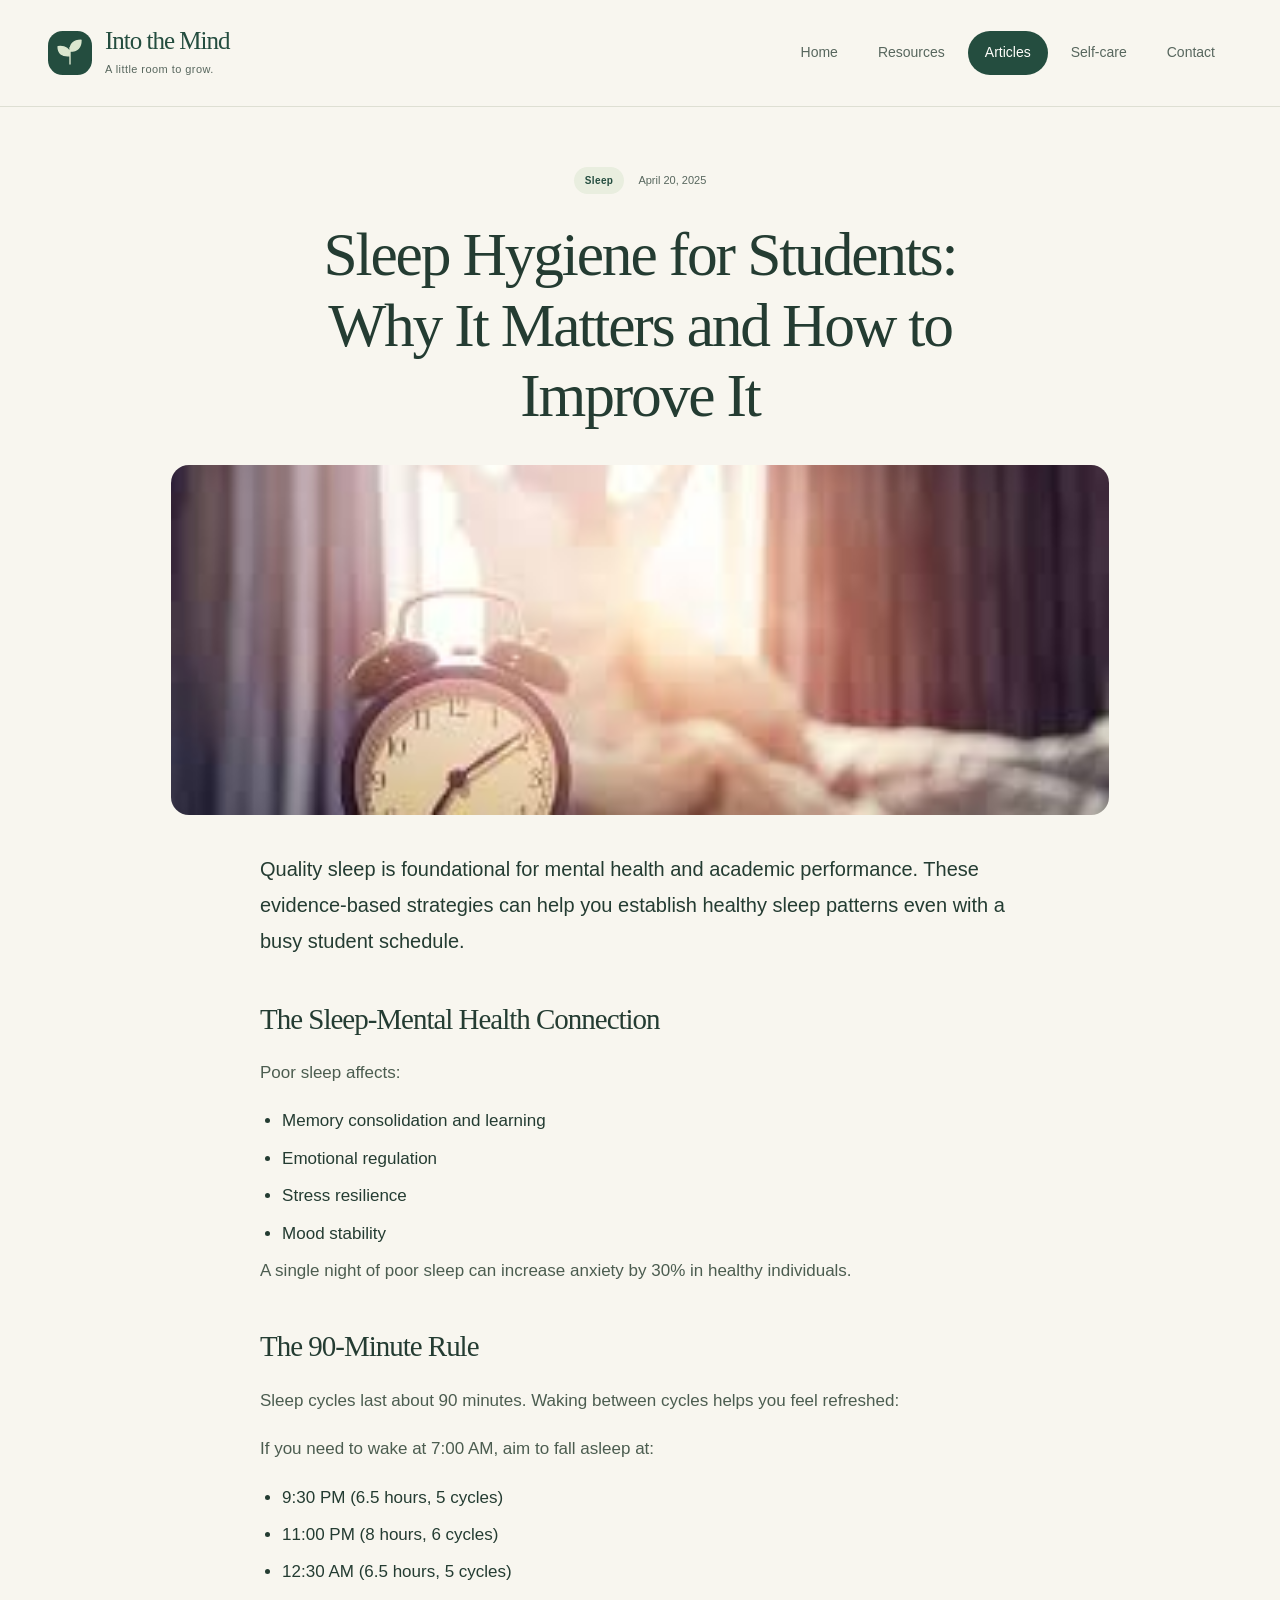
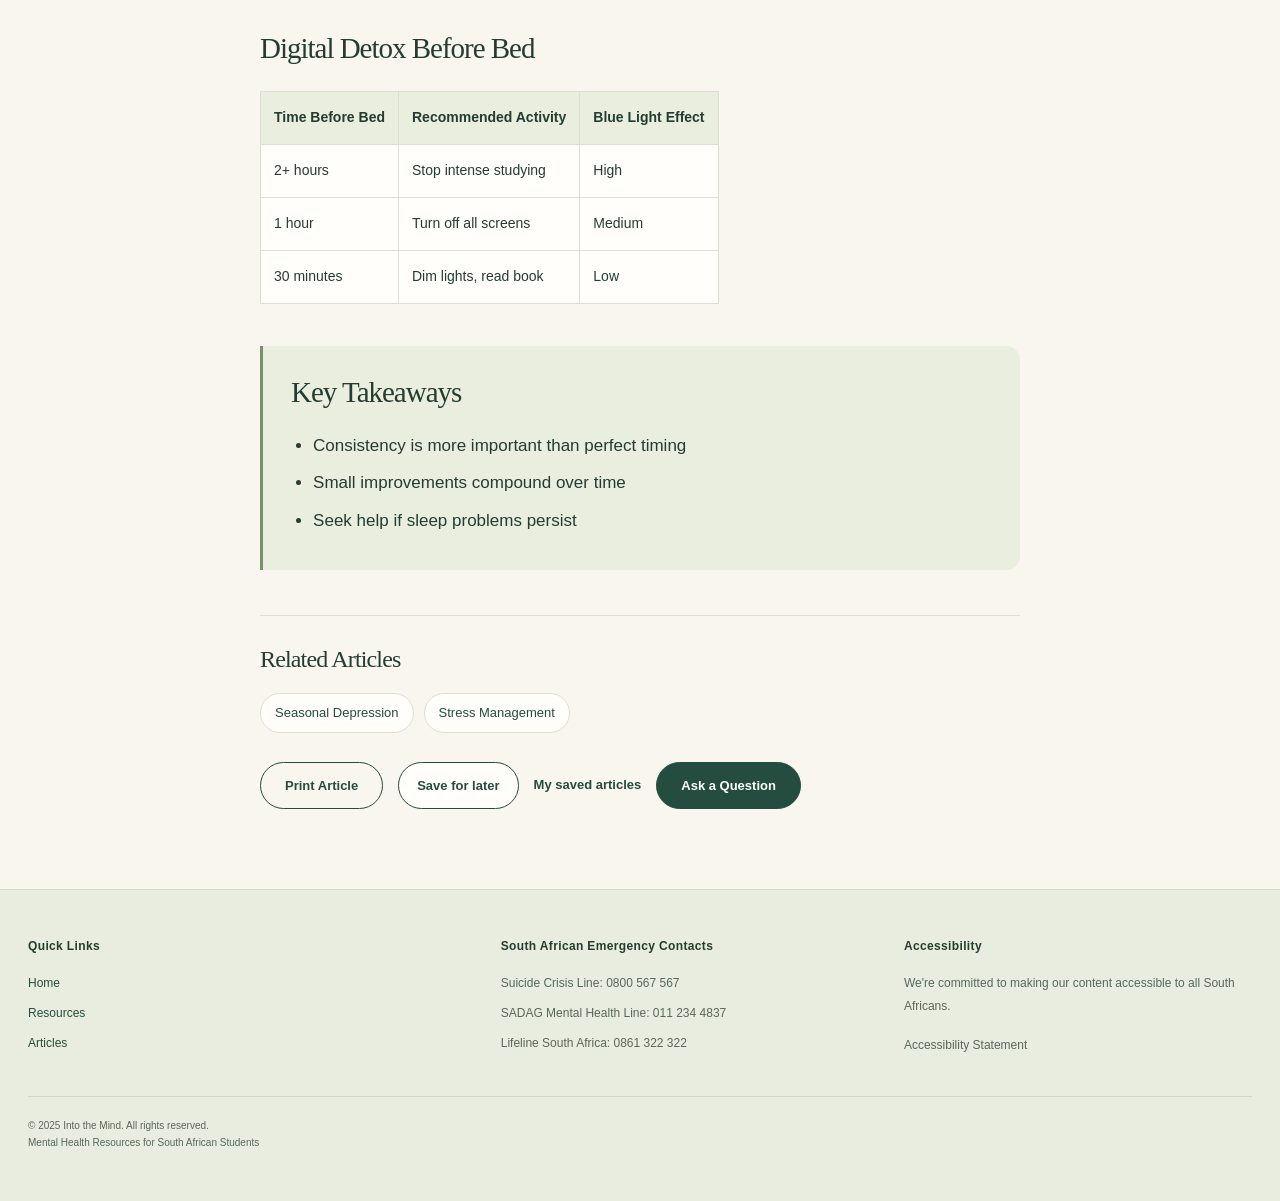
<file: article-sleep-hygiene.html>
<!DOCTYPE html>
<html lang="en">
<head>
    <meta charset="UTF-8">
    <meta name="viewport" content="width=device-width, initial-scale=1.0">
    <meta name="description" content="Improving sleep quality for better mental health">
    <title>Sleep Hygiene | Into the Mind</title>
    <meta name="theme-color" content="#244d3f">
    <link rel="icon" href="assets/brand-mark.svg" type="image/svg+xml">
    <link rel="stylesheet" href="styles.css">
    <script src="script.js" defer></script>
</head>
<body>
    <a href="#main-content" class="skip-link">Skip to main content</a>
    
    <header class="main-header">
        <a class="brand" href="index.html" aria-label="Into the Mind home">
            <img src="assets/brand-mark.svg" width="44" height="44" alt="">
            <span><strong>Into the Mind</strong><small>A little room to grow.</small></span>
        </a>
        <nav aria-label="Main navigation"><ul class="nav-menu"><li><a href="index.html">Home</a></li>
<li><a href="resources.html">Resources</a></li>
<li><a href="articles.html" aria-current="page">Articles</a></li>
<li><a href="self-care.html">Self-care</a></li>
<li><a href="contact.html">Contact</a></li></ul></nav>
    </header>

    <main id="main-content" class="article-container">
        <article class="article-content">
            <header class="article-header">
                <div class="article-meta">
                    <span class="article-category">Sleep</span>
                    <time datetime="2025-04-20">April 20, 2025</time>
                </div>
                <h1>Sleep Hygiene for Students: Why It Matters and How to Improve It</h1>
                <div class="article-image">
                    <img src="sleep-quality.jpg" alt="Alarm clock showing early morning time" loading="lazy">
                </div>
            </header>

            <div class="article-body">
                <p class="lead">Quality sleep is foundational for mental health and academic performance. These evidence-based strategies can help you establish healthy sleep patterns even with a busy student schedule.</p>
                
                <section aria-labelledby="section1-heading">
                    <h2 id="section1-heading">The Sleep-Mental Health Connection</h2>
                    <p>Poor sleep affects:</p>
                    <ul>
                        <li>Memory consolidation and learning</li>
                        <li>Emotional regulation</li>
                        <li>Stress resilience</li>
                        <li>Mood stability</li>
                    </ul>
                    <p>A single night of poor sleep can increase anxiety by 30% in healthy individuals.</p>
                </section>

                <section aria-labelledby="section2-heading">
                    <h2 id="section2-heading">The 90-Minute Rule</h2>
                    <p>Sleep cycles last about 90 minutes. Waking between cycles helps you feel refreshed:</p>
                    <div class="sleep-calculator">
                        <p>If you need to wake at 7:00 AM, aim to fall asleep at:</p>
                        <ul>
                            <li>9:30 PM (6.5 hours, 5 cycles)</li>
                            <li>11:00 PM (8 hours, 6 cycles)</li>
                            <li>12:30 AM (6.5 hours, 5 cycles)</li>
                        </ul>
                    </div>
                </section>

                <section aria-labelledby="section3-heading">
                    <h2 id="section3-heading">Digital Detox Before Bed</h2>
                    <table>
                        <thead>
                            <tr>
                                <th>Time Before Bed</th>
                                <th>Recommended Activity</th>
                                <th>Blue Light Effect</th>
                            </tr>
                        </thead>
                        <tbody>
                            <tr>
                                <td>2+ hours</td>
                                <td>Stop intense studying</td>
                                <td>High</td>
                            </tr>
                            <tr>
                                <td>1 hour</td>
                                <td>Turn off all screens</td>
                                <td>Medium</td>
                            </tr>
                            <tr>
                                <td>30 minutes</td>
                                <td>Dim lights, read book</td>
                                <td>Low</td>
                            </tr>
                        </tbody>
                    </table>
                </section>

                <section class="key-takeaways" aria-labelledby="takeaways-heading">
                    <h2 id="takeaways-heading">Key Takeaways</h2>
                    <ul>
                        <li>Consistency is more important than perfect timing</li>
                        <li>Small improvements compound over time</li>
                        <li>Seek help if sleep problems persist</li>
                    </ul>
                </section>
            </div>

            <footer class="article-footer">
                <div class="related-articles">
                    <h3>Related Articles</h3>
                    <ul>
                        <li><a href="article-seasonal-depression.html">Seasonal Depression</a></li>
                        <li><a href="article-stress-management.html">Stress Management</a></li>
                    </ul>
                </div>
                <div class="article-actions">
                    <button type="button" class="print-button" onclick="window.print()">Print Article</button>
                    <button type="button" class="secondary-button save-button" data-save-article="article-sleep-hygiene.html" hidden>Save for later</button>
                    <a href="articles.html?saved=1" class="text-link">My saved articles</a>
                    <a href="contact.html" class="contact-button">Ask a Question</a>
                </div>
            </footer>
        </article>
    </main>

    <footer class="main-footer">
        <div class="footer-content">
            <div class="footer-section">
                <h3>Quick Links</h3>
                <ul>
                    <li><a href="index.html">Home</a></li>
                    <li><a href="resources.html">Resources</a></li>
                    <li><a href="articles.html">Articles</a></li>
                </ul>
            </div>
            <div class="footer-section">
                <h3>South African Emergency Contacts</h3>
                <ul>
                    <li>Suicide Crisis Line: 0800 567 567</li>
                    <li>SADAG Mental Health Line: 011 234 4837</li>
                    <li>Lifeline South Africa: 0861 322 322</li>
                </ul>
            </div>
            <div class="footer-section">
                <h3>Accessibility</h3>
                <p>We're committed to making our content accessible to all South Africans.</p>
                <a href="accessibility.html">Accessibility Statement</a>
            </div>
        </div>
        <div class="copyright">
            <p>&copy; 2025 Into the Mind. All rights reserved.<br>
            Mental Health Resources for South African Students</p>
        </div>
    </footer>
</body>
</html>
</file>
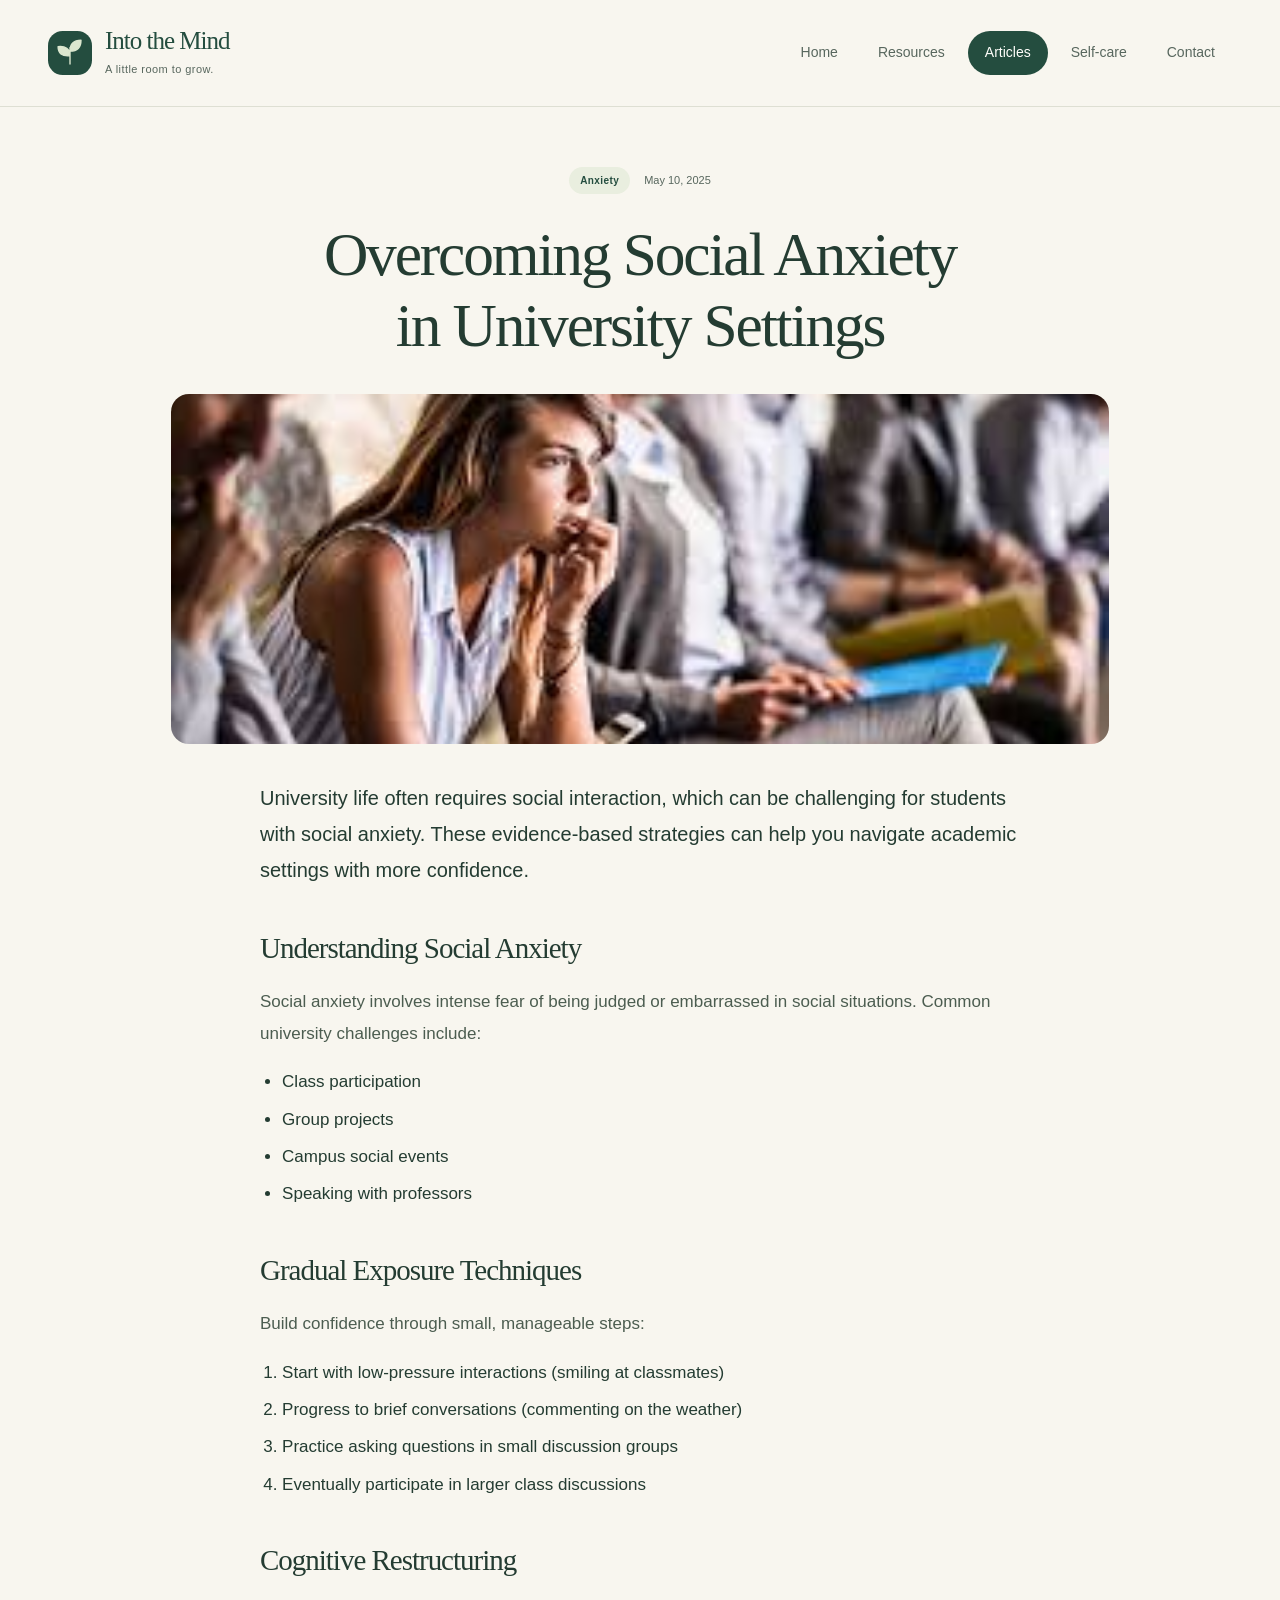
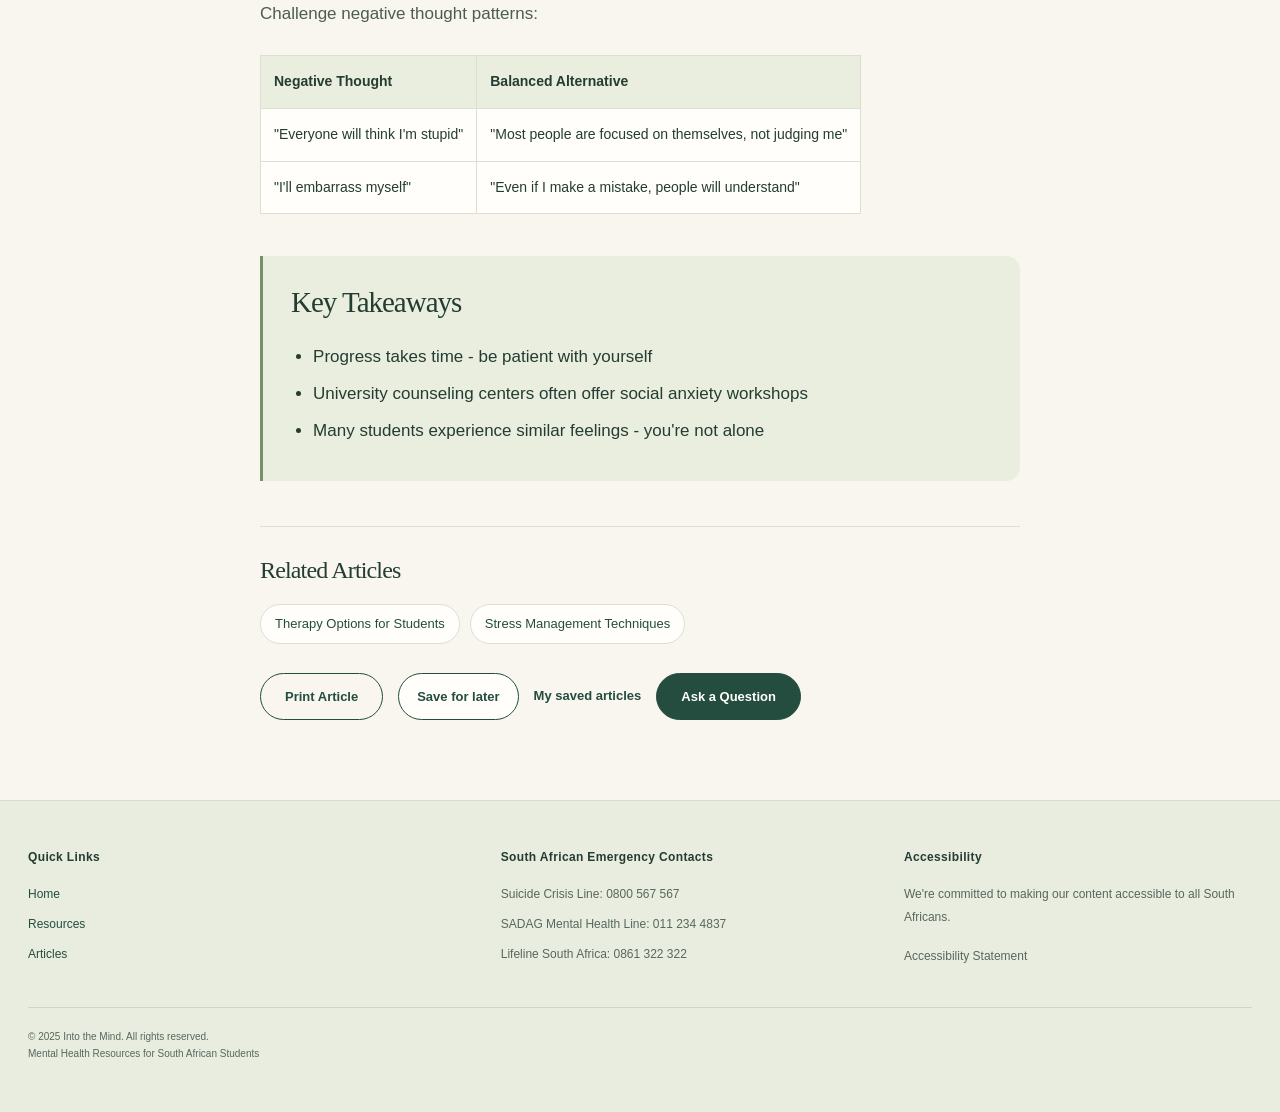
<file: article-social-anxiety.html>
<!DOCTYPE html>
<html lang="en">
<head>
    <meta charset="UTF-8">
    <meta name="viewport" content="width=device-width, initial-scale=1.0">
    <meta name="description" content="Strategies for managing social anxiety in academic settings">
    <title>Overcoming Social Anxiety | Into the Mind</title>
    <meta name="theme-color" content="#244d3f">
    <link rel="icon" href="assets/brand-mark.svg" type="image/svg+xml">
    <link rel="stylesheet" href="styles.css">
    <script src="script.js" defer></script>
</head>
<body>
    <a href="#main-content" class="skip-link">Skip to main content</a>
    
    <header class="main-header">
        <a class="brand" href="index.html" aria-label="Into the Mind home">
            <img src="assets/brand-mark.svg" width="44" height="44" alt="">
            <span><strong>Into the Mind</strong><small>A little room to grow.</small></span>
        </a>
        <nav aria-label="Main navigation"><ul class="nav-menu"><li><a href="index.html">Home</a></li>
<li><a href="resources.html">Resources</a></li>
<li><a href="articles.html" aria-current="page">Articles</a></li>
<li><a href="self-care.html">Self-care</a></li>
<li><a href="contact.html">Contact</a></li></ul></nav>
    </header>

    <main id="main-content" class="article-container">
        <article class="article-content">
            <header class="article-header">
                <div class="article-meta">
                    <span class="article-category">Anxiety</span>
                    <time datetime="2025-05-10">May 10, 2025</time>
                </div>
                <h1>Overcoming Social Anxiety in University Settings</h1>
                <div class="article-image">
                    <img src="social-anxiety.jpg" alt="Student looking nervous at a social gathering" loading="lazy">
                </div>
            </header>

            <div class="article-body">
                <p class="lead">University life often requires social interaction, which can be challenging for students with social anxiety. These evidence-based strategies can help you navigate academic settings with more confidence.</p>
                
                <section aria-labelledby="section1-heading">
                    <h2 id="section1-heading">Understanding Social Anxiety</h2>
                    <p>Social anxiety involves intense fear of being judged or embarrassed in social situations. Common university challenges include:</p>
                    <ul>
                        <li>Class participation</li>
                        <li>Group projects</li>
                        <li>Campus social events</li>
                        <li>Speaking with professors</li>
                    </ul>
                </section>

                <section aria-labelledby="section2-heading">
                    <h2 id="section2-heading">Gradual Exposure Techniques</h2>
                    <p>Build confidence through small, manageable steps:</p>
                    <ol>
                        <li>Start with low-pressure interactions (smiling at classmates)</li>
                        <li>Progress to brief conversations (commenting on the weather)</li>
                        <li>Practice asking questions in small discussion groups</li>
                        <li>Eventually participate in larger class discussions</li>
                    </ol>
                </section>

                <section aria-labelledby="section3-heading">
                    <h2 id="section3-heading">Cognitive Restructuring</h2>
                    <p>Challenge negative thought patterns:</p>
                    <table>
                        <thead>
                            <tr>
                                <th>Negative Thought</th>
                                <th>Balanced Alternative</th>
                            </tr>
                        </thead>
                        <tbody>
                            <tr>
                                <td>"Everyone will think I'm stupid"</td>
                                <td>"Most people are focused on themselves, not judging me"</td>
                            </tr>
                            <tr>
                                <td>"I'll embarrass myself"</td>
                                <td>"Even if I make a mistake, people will understand"</td>
                            </tr>
                        </tbody>
                    </table>
                </section>

                <section class="key-takeaways" aria-labelledby="takeaways-heading">
                    <h2 id="takeaways-heading">Key Takeaways</h2>
                    <ul>
                        <li>Progress takes time - be patient with yourself</li>
                        <li>University counseling centers often offer social anxiety workshops</li>
                        <li>Many students experience similar feelings - you're not alone</li>
                    </ul>
                </section>
            </div>

            <footer class="article-footer">
                <div class="related-articles">
                    <h3>Related Articles</h3>
                    <ul>
                        <li><a href="article-therapy-options.html">Therapy Options for Students</a></li>
                        <li><a href="article-stress-management.html">Stress Management Techniques</a></li>
                    </ul>
                </div>
                <div class="article-actions">
                    <button type="button" class="print-button" onclick="window.print()">Print Article</button>
                    <button type="button" class="secondary-button save-button" data-save-article="article-social-anxiety.html" hidden>Save for later</button>
                    <a href="articles.html?saved=1" class="text-link">My saved articles</a>
                    <a href="contact.html" class="contact-button">Ask a Question</a>
                </div>
            </footer>
        </article>
    </main>

      <footer class="main-footer">
        <div class="footer-content">
            <div class="footer-section">
                <h3>Quick Links</h3>
                <ul>
                    <li><a href="index.html">Home</a></li>
                    <li><a href="resources.html">Resources</a></li>
                    <li><a href="articles.html">Articles</a></li>
                </ul>
            </div>
            <div class="footer-section">
                <h3>South African Emergency Contacts</h3>
                <ul>
                    <li>Suicide Crisis Line: 0800 567 567</li>
                    <li>SADAG Mental Health Line: 011 234 4837</li>
                    <li>Lifeline South Africa: 0861 322 322</li>
                </ul>
            </div>
            <div class="footer-section">
                <h3>Accessibility</h3>
                <p>We're committed to making our content accessible to all South Africans.</p>
                <a href="accessibility.html">Accessibility Statement</a>
            </div>
        </div>
        <div class="copyright">
            <p>&copy; 2025 Into the Mind. All rights reserved.<br>
            Mental Health Resources for South African Students</p>
        </div>
    </footer>
</body>
</html>
</file>
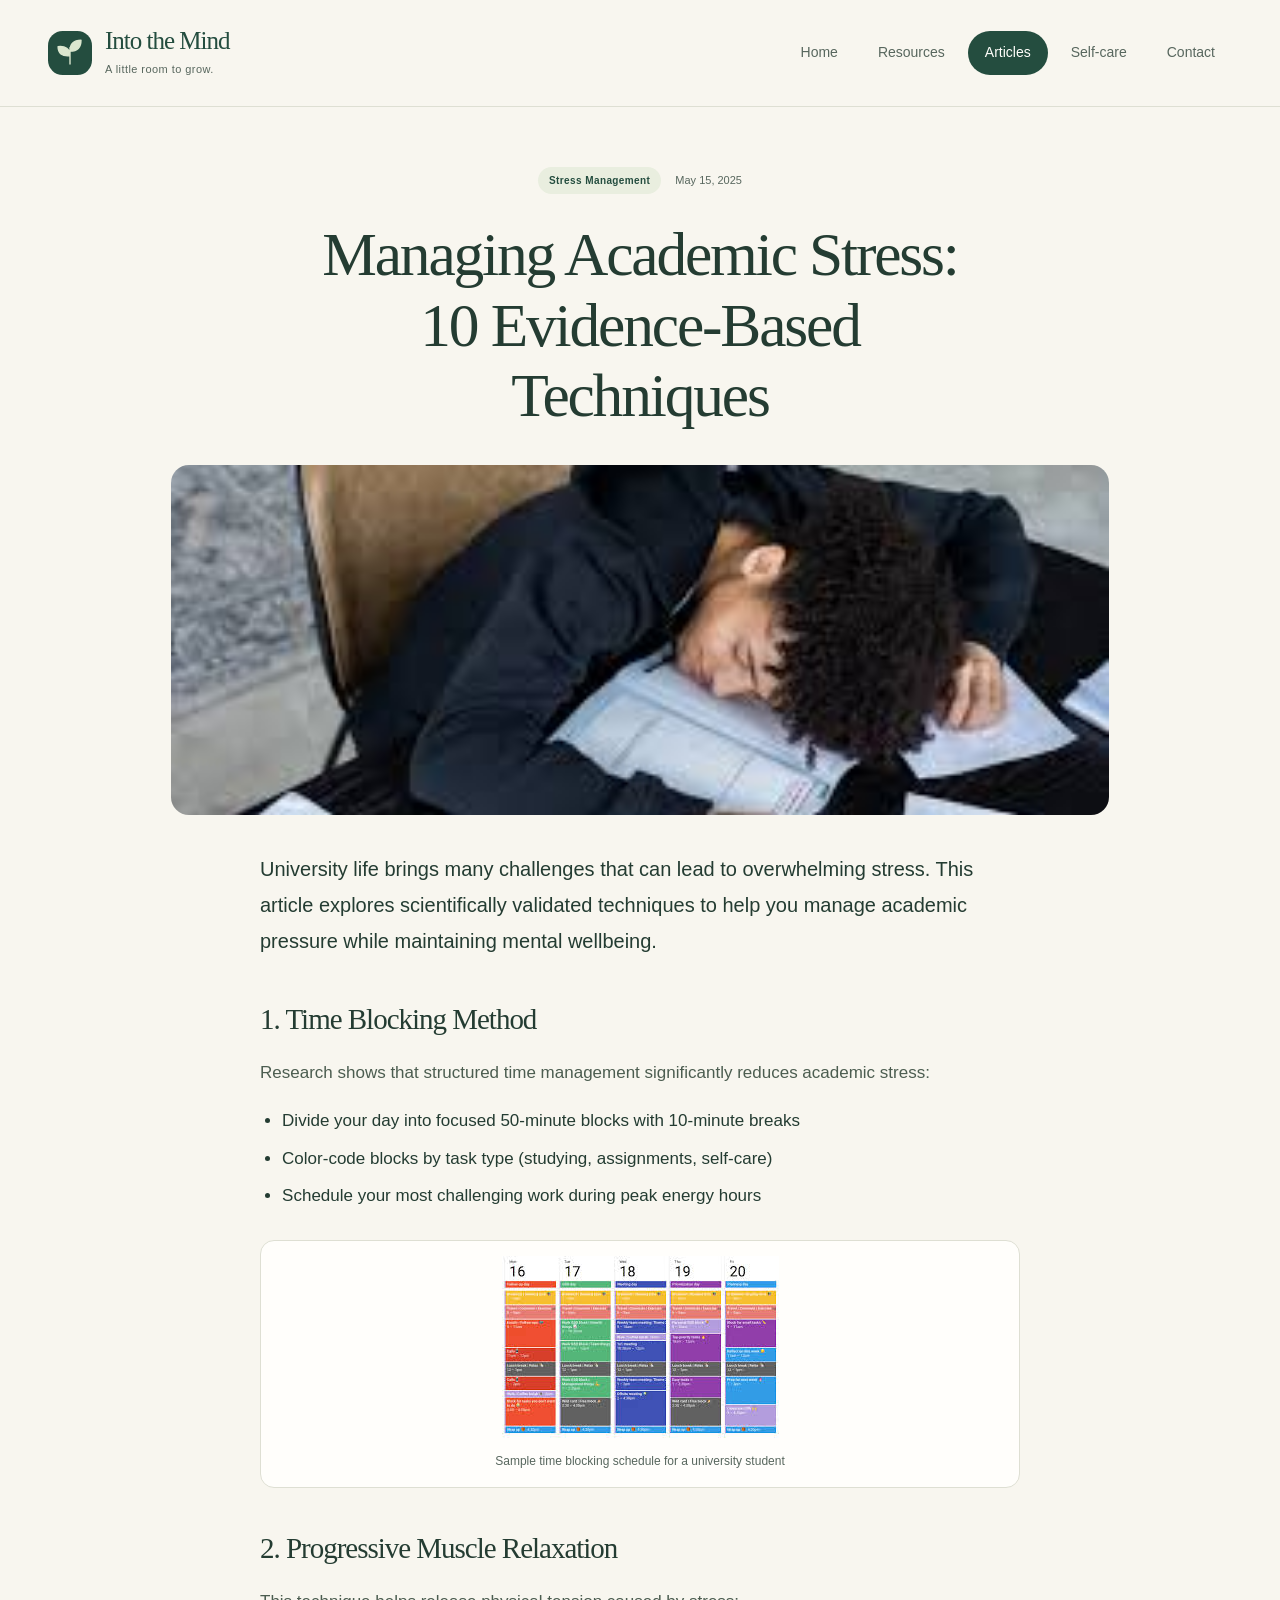
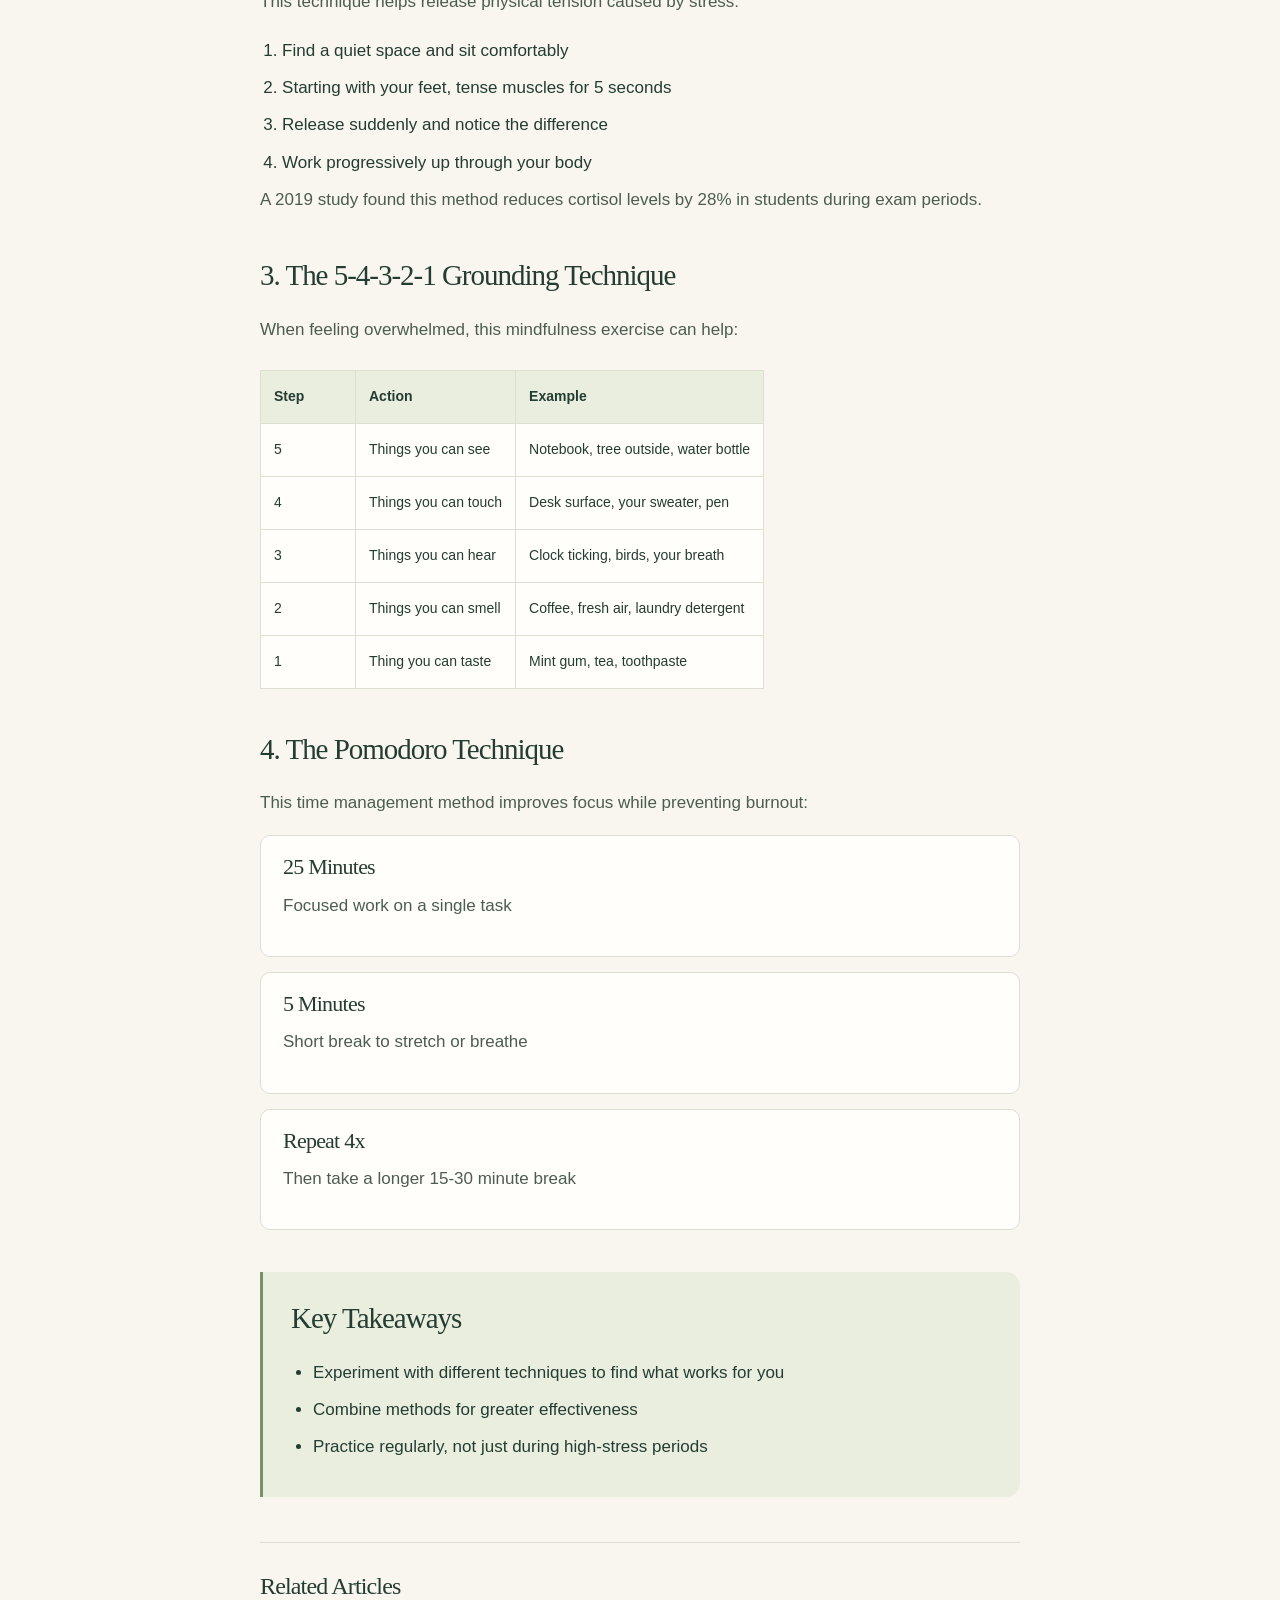
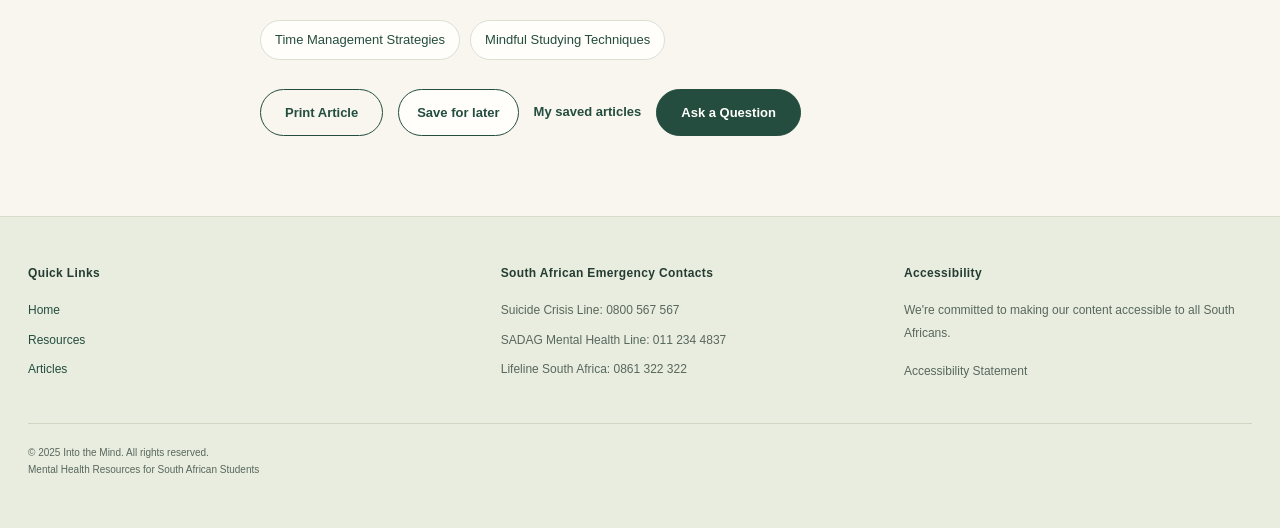
<file: article-stress-management.html>
<!DOCTYPE html>
<html lang="en">
<head>
    <meta charset="UTF-8">
    <meta name="viewport" content="width=device-width, initial-scale=1.0">
    <meta name="description" content="Learn evidence-based techniques to manage academic stress">
    <title>Managing Academic Stress | Into the Mind</title>
    <meta name="theme-color" content="#244d3f">
    <link rel="icon" href="assets/brand-mark.svg" type="image/svg+xml">
    <link rel="stylesheet" href="styles.css">
    <script src="script.js" defer></script>
</head>
<body>
    <a href="#main-content" class="skip-link">Skip to main content</a>
    
    <header class="main-header">
        <a class="brand" href="index.html" aria-label="Into the Mind home">
            <img src="assets/brand-mark.svg" width="44" height="44" alt="">
            <span><strong>Into the Mind</strong><small>A little room to grow.</small></span>
        </a>
        <nav aria-label="Main navigation"><ul class="nav-menu"><li><a href="index.html">Home</a></li>
<li><a href="resources.html">Resources</a></li>
<li><a href="articles.html" aria-current="page">Articles</a></li>
<li><a href="self-care.html">Self-care</a></li>
<li><a href="contact.html">Contact</a></li></ul></nav>
    </header>

    <main id="main-content" class="article-container">
        <article class="article-content">
            <header class="article-header">
                <div class="article-meta">
                    <span class="article-category">Stress Management</span>
                    <time datetime="2025-05-15">May 15, 2025</time>
                </div>
                <h1>Managing Academic Stress: 10 Evidence-Based Techniques</h1>
                <div class="article-image">
                    <img src="stress-management.jpg" alt="Student practicing stress management techniques" loading="lazy">
                </div>
            </header>

            <div class="article-body">
                <p class="lead">University life brings many challenges that can lead to overwhelming stress. This article explores scientifically validated techniques to help you manage academic pressure while maintaining mental wellbeing.</p>
                
                <section aria-labelledby="section1-heading">
                    <h2 id="section1-heading">1. Time Blocking Method</h2>
                    <p>Research shows that structured time management significantly reduces academic stress:</p>
                    <ul>
                        <li>Divide your day into focused 50-minute blocks with 10-minute breaks</li>
                        <li>Color-code blocks by task type (studying, assignments, self-care)</li>
                        <li>Schedule your most challenging work during peak energy hours</li>
                    </ul>
                    <figure>
                        <img src="time-blocking-example.jpg" alt="Example of a color-coded time blocking schedule" loading="lazy">
                        <figcaption>Sample time blocking schedule for a university student</figcaption>
                    </figure>
                </section>

                <section aria-labelledby="section2-heading">
                    <h2 id="section2-heading">2. Progressive Muscle Relaxation</h2>
                    <p>This technique helps release physical tension caused by stress:</p>
                    <ol>
                        <li>Find a quiet space and sit comfortably</li>
                        <li>Starting with your feet, tense muscles for 5 seconds</li>
                        <li>Release suddenly and notice the difference</li>
                        <li>Work progressively up through your body</li>
                    </ol>
                    <p>A 2019 study found this method reduces cortisol levels by 28% in students during exam periods.</p>
                </section>

                <section aria-labelledby="section3-heading">
                    <h2 id="section3-heading">3. The 5-4-3-2-1 Grounding Technique</h2>
                    <p>When feeling overwhelmed, this mindfulness exercise can help:</p>
                    <table>
                        <thead>
                            <tr>
                                <th>Step</th>
                                <th>Action</th>
                                <th>Example</th>
                            </tr>
                        </thead>
                        <tbody>
                            <tr>
                                <td>5</td>
                                <td>Things you can see</td>
                                <td>Notebook, tree outside, water bottle</td>
                            </tr>
                            <tr>
                                <td>4</td>
                                <td>Things you can touch</td>
                                <td>Desk surface, your sweater, pen</td>
                            </tr>
                            <tr>
                                <td>3</td>
                                <td>Things you can hear</td>
                                <td>Clock ticking, birds, your breath</td>
                            </tr>
                            <tr>
                                <td>2</td>
                                <td>Things you can smell</td>
                                <td>Coffee, fresh air, laundry detergent</td>
                            </tr>
                            <tr>
                                <td>1</td>
                                <td>Thing you can taste</td>
                                <td>Mint gum, tea, toothpaste</td>
                            </tr>
                        </tbody>
                    </table>
                </section>

                <section aria-labelledby="section4-heading">
                    <h2 id="section4-heading">4. The Pomodoro Technique</h2>
                    <p>This time management method improves focus while preventing burnout:</p>
                    <div class="technique-steps">
                        <div class="step">
                            <h3>25 Minutes</h3>
                            <p>Focused work on a single task</p>
                        </div>
                        <div class="step">
                            <h3>5 Minutes</h3>
                            <p>Short break to stretch or breathe</p>
                        </div>
                        <div class="step">
                            <h3>Repeat 4x</h3>
                            <p>Then take a longer 15-30 minute break</p>
                        </div>
                    </div>
                </section>

                <section class="key-takeaways" aria-labelledby="takeaways-heading">
                    <h2 id="takeaways-heading">Key Takeaways</h2>
                    <ul>
                        <li>Experiment with different techniques to find what works for you</li>
                        <li>Combine methods for greater effectiveness</li>
                        <li>Practice regularly, not just during high-stress periods</li>
                    </ul>
                </section>
            </div>

            <footer class="article-footer">
                <div class="related-articles">
                    <h3>Related Articles</h3>
                    <ul>
                        <li><a href="article-time-management.html">Time Management Strategies</a></li>
                        <li><a href="article-mindful-studying.html">Mindful Studying Techniques</a></li>
                    </ul>
                </div>
                <div class="article-actions">
                    <button type="button" class="print-button" onclick="window.print()">Print Article</button>
                    <button type="button" class="secondary-button save-button" data-save-article="article-stress-management.html" hidden>Save for later</button>
                    <a href="articles.html?saved=1" class="text-link">My saved articles</a>
                    <a href="contact.html" class="contact-button">Ask a Question</a>
                </div>
            </footer>
        </article>
    </main>

    <footer class="main-footer">
        <div class="footer-content">
            <div class="footer-section">
                <h3>Quick Links</h3>
                <ul>
                    <li><a href="index.html">Home</a></li>
                    <li><a href="resources.html">Resources</a></li>
                    <li><a href="articles.html">Articles</a></li>
                </ul>
            </div>
            <div class="footer-section">
                <h3>South African Emergency Contacts</h3>
                <ul>
                    <li>Suicide Crisis Line: 0800 567 567</li>
                    <li>SADAG Mental Health Line: 011 234 4837</li>
                    <li>Lifeline South Africa: 0861 322 322</li>
                </ul>
            </div>
            <div class="footer-section">
                <h3>Accessibility</h3>
                <p>We're committed to making our content accessible to all South Africans.</p>
                <a href="accessibility.html">Accessibility Statement</a>
            </div>
        </div>
        <div class="copyright">
            <p>&copy; 2025 Into the Mind. All rights reserved.<br>
            Mental Health Resources for South African Students</p>
        </div>
    </footer>
</body>
</html>
</file>
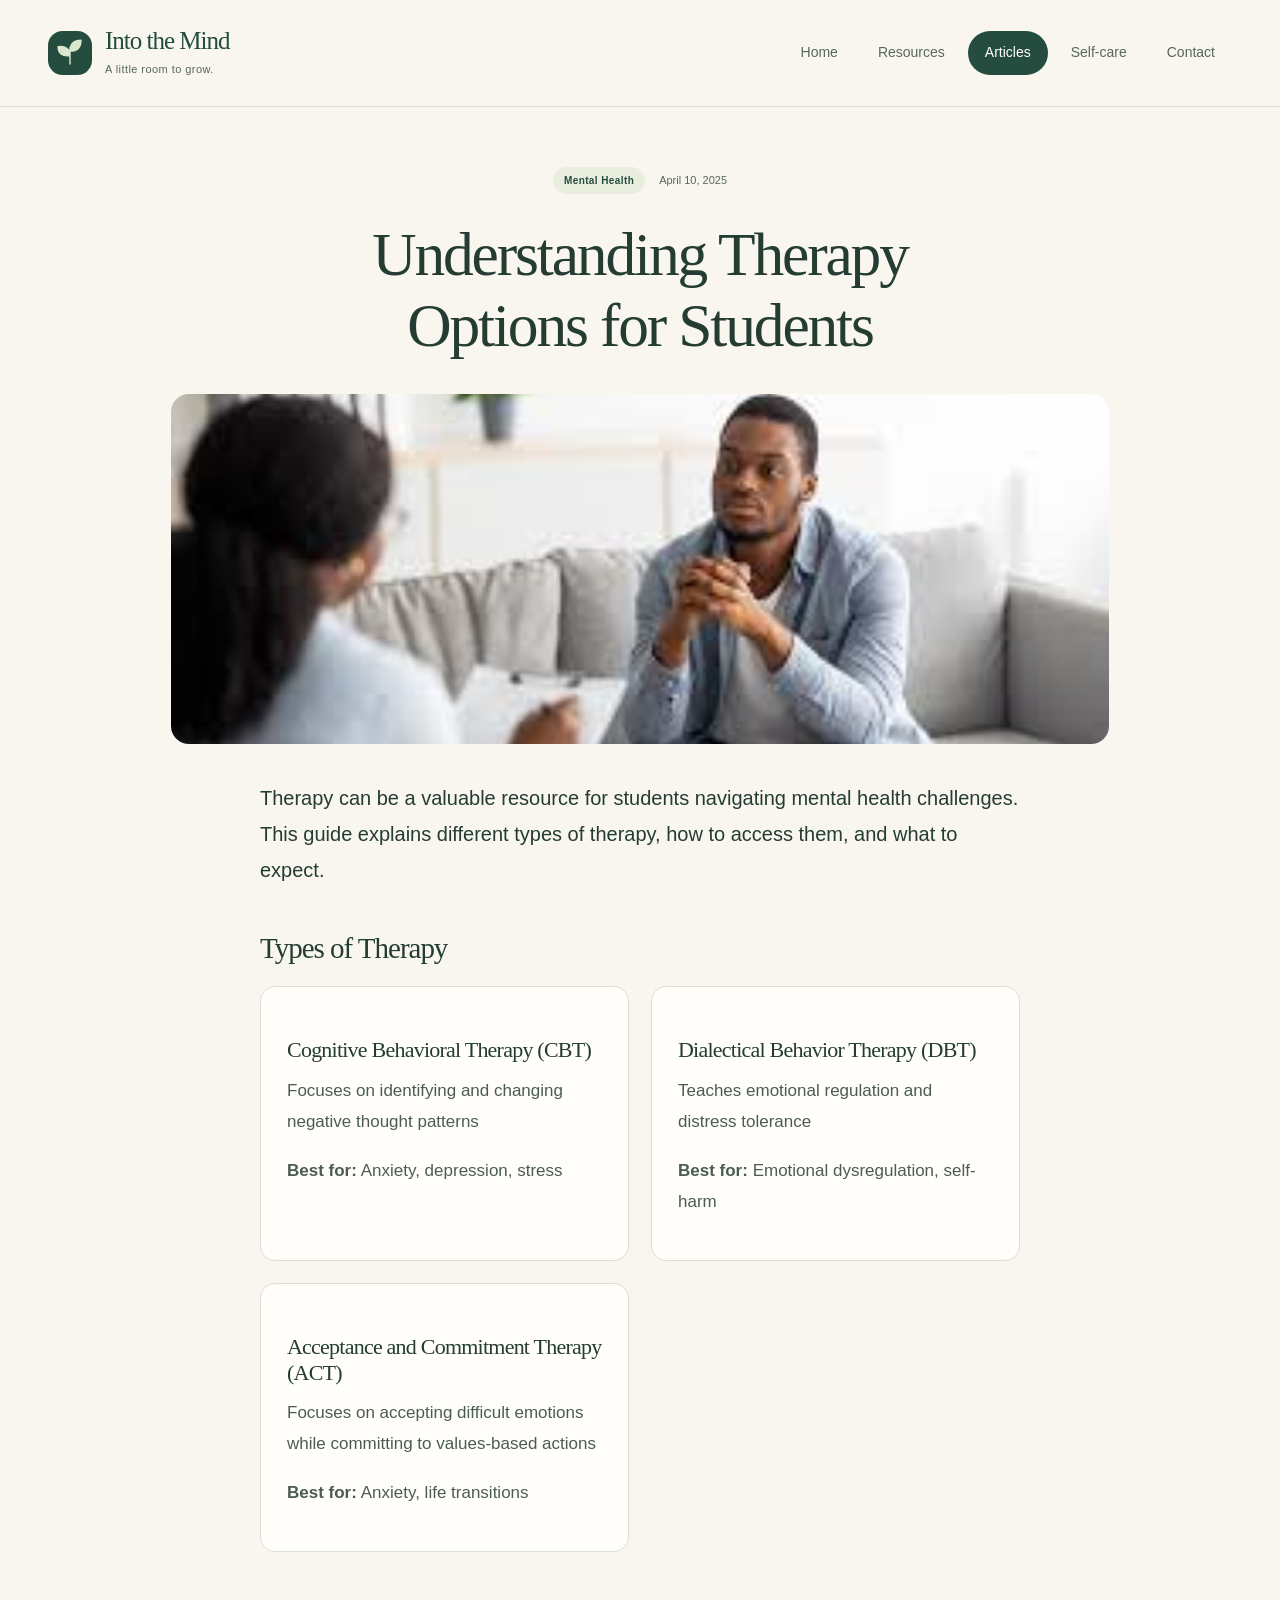
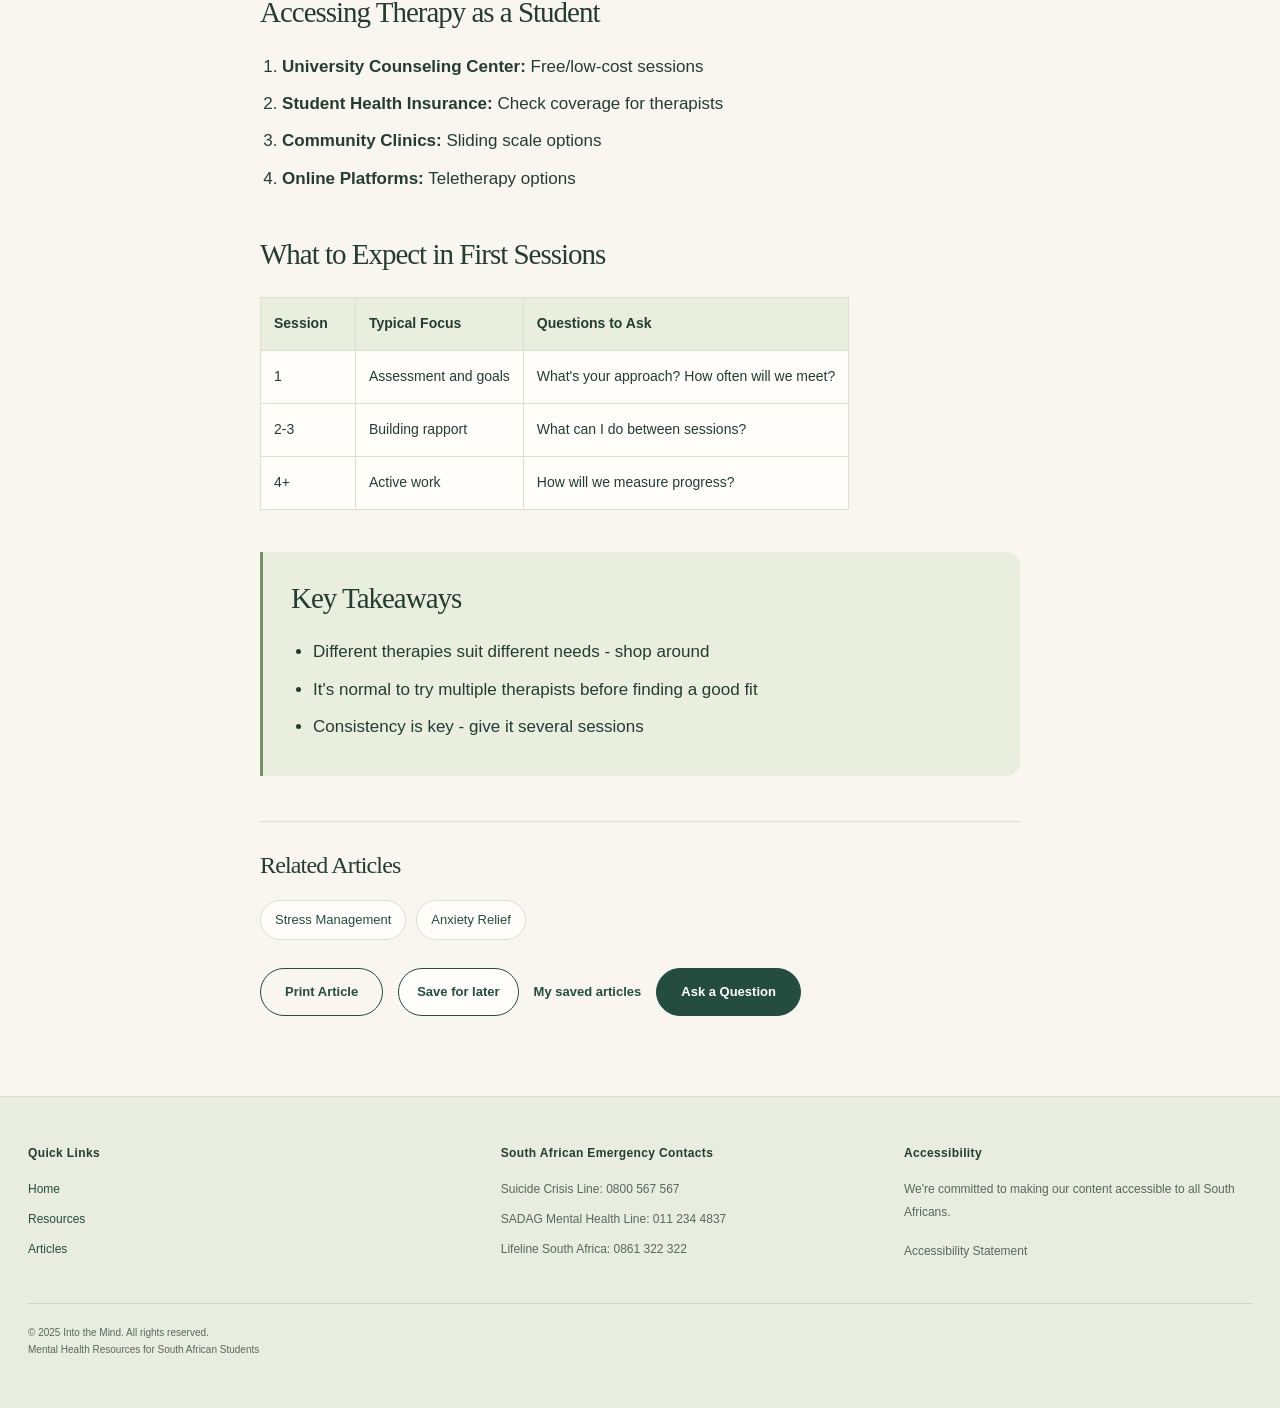
<file: article-therapy-options.html>
<!DOCTYPE html>
<html lang="en">
<head>
    <meta charset="UTF-8">
    <meta name="viewport" content="width=device-width, initial-scale=1.0">
    <meta name="description" content="Understanding therapy options for university students">
    <title>Therapy Options | Into the Mind</title>
    <meta name="theme-color" content="#244d3f">
    <link rel="icon" href="assets/brand-mark.svg" type="image/svg+xml">
    <link rel="stylesheet" href="styles.css">
    <script src="script.js" defer></script>
</head>
<body>
    <a href="#main-content" class="skip-link">Skip to main content</a>
    
    <header class="main-header">
        <a class="brand" href="index.html" aria-label="Into the Mind home">
            <img src="assets/brand-mark.svg" width="44" height="44" alt="">
            <span><strong>Into the Mind</strong><small>A little room to grow.</small></span>
        </a>
        <nav aria-label="Main navigation"><ul class="nav-menu"><li><a href="index.html">Home</a></li>
<li><a href="resources.html">Resources</a></li>
<li><a href="articles.html" aria-current="page">Articles</a></li>
<li><a href="self-care.html">Self-care</a></li>
<li><a href="contact.html">Contact</a></li></ul></nav>
    </header>

    <main id="main-content" class="article-container">
        <article class="article-content">
            <header class="article-header">
                <div class="article-meta">
                    <span class="article-category">Mental Health</span>
                    <time datetime="2025-04-10">April 10, 2025</time>
                </div>
                <h1>Understanding Therapy Options for Students</h1>
                <div class="article-image">
                    <img src="therapy-options.jpg" alt="Therapist talking with a young adult" loading="lazy">
                </div>
            </header>

            <div class="article-body">
                <p class="lead">Therapy can be a valuable resource for students navigating mental health challenges. This guide explains different types of therapy, how to access them, and what to expect.</p>
                
                <section aria-labelledby="section1-heading">
                    <h2 id="section1-heading">Types of Therapy</h2>
                    <div class="therapy-types">
                        <div class="therapy-card">
                            <h3>Cognitive Behavioral Therapy (CBT)</h3>
                            <p>Focuses on identifying and changing negative thought patterns</p>
                            <p><strong>Best for:</strong> Anxiety, depression, stress</p>
                        </div>
                        <div class="therapy-card">
                            <h3>Dialectical Behavior Therapy (DBT)</h3>
                            <p>Teaches emotional regulation and distress tolerance</p>
                            <p><strong>Best for:</strong> Emotional dysregulation, self-harm</p>
                        </div>
                        <div class="therapy-card">
                            <h3>Acceptance and Commitment Therapy (ACT)</h3>
                            <p>Focuses on accepting difficult emotions while committing to values-based actions</p>
                            <p><strong>Best for:</strong> Anxiety, life transitions</p>
                        </div>
                    </div>
                </section>

                <section aria-labelledby="section2-heading">
                    <h2 id="section2-heading">Accessing Therapy as a Student</h2>
                    <ol>
                        <li><strong>University Counseling Center:</strong> Free/low-cost sessions</li>
                        <li><strong>Student Health Insurance:</strong> Check coverage for therapists</li>
                        <li><strong>Community Clinics:</strong> Sliding scale options</li>
                        <li><strong>Online Platforms:</strong> Teletherapy options</li>
                    </ol>
                </section>

                <section aria-labelledby="section3-heading">
                    <h2 id="section3-heading">What to Expect in First Sessions</h2>
                    <table>
                        <thead>
                            <tr>
                                <th>Session</th>
                                <th>Typical Focus</th>
                                <th>Questions to Ask</th>
                            </tr>
                        </thead>
                        <tbody>
                            <tr>
                                <td>1</td>
                                <td>Assessment and goals</td>
                                <td>What's your approach? How often will we meet?</td>
                            </tr>
                            <tr>
                                <td>2-3</td>
                                <td>Building rapport</td>
                                <td>What can I do between sessions?</td>
                            </tr>
                            <tr>
                                <td>4+</td>
                                <td>Active work</td>
                                <td>How will we measure progress?</td>
                            </tr>
                        </tbody>
                    </table>
                </section>

                <section class="key-takeaways" aria-labelledby="takeaways-heading">
                    <h2 id="takeaways-heading">Key Takeaways</h2>
                    <ul>
                        <li>Different therapies suit different needs - shop around</li>
                        <li>It's normal to try multiple therapists before finding a good fit</li>
                        <li>Consistency is key - give it several sessions</li>
                    </ul>
                </section>
            </div>

            <footer class="article-footer">
                <div class="related-articles">
                    <h3>Related Articles</h3>
                    <ul>
                        <li><a href="article-stress-management.html">Stress Management</a></li>
                        <li><a href="article-anxiety.html">Anxiety Relief</a></li>
                    </ul>
                </div>
                <div class="article-actions">
                    <button type="button" class="print-button" onclick="window.print()">Print Article</button>
                    <button type="button" class="secondary-button save-button" data-save-article="article-therapy-options.html" hidden>Save for later</button>
                    <a href="articles.html?saved=1" class="text-link">My saved articles</a>
                    <a href="contact.html" class="contact-button">Ask a Question</a>
                </div>
            </footer>
        </article>
    </main>

      <footer class="main-footer">
        <div class="footer-content">
            <div class="footer-section">
                <h3>Quick Links</h3>
                <ul>
                    <li><a href="index.html">Home</a></li>
                    <li><a href="resources.html">Resources</a></li>
                    <li><a href="articles.html">Articles</a></li>
                </ul>
            </div>
            <div class="footer-section">
                <h3>South African Emergency Contacts</h3>
                <ul>
                    <li>Suicide Crisis Line: 0800 567 567</li>
                    <li>SADAG Mental Health Line: 011 234 4837</li>
                    <li>Lifeline South Africa: 0861 322 322</li>
                </ul>
            </div>
            <div class="footer-section">
                <h3>Accessibility</h3>
                <p>We're committed to making our content accessible to all South Africans.</p>
                <a href="accessibility.html">Accessibility Statement</a>
            </div>
        </div>
        <div class="copyright">
            <p>&copy; 2025 Into the Mind. All rights reserved.<br>
            Mental Health Resources for South African Students</p>
        </div>
    </footer>
</body>
</html>
</file>
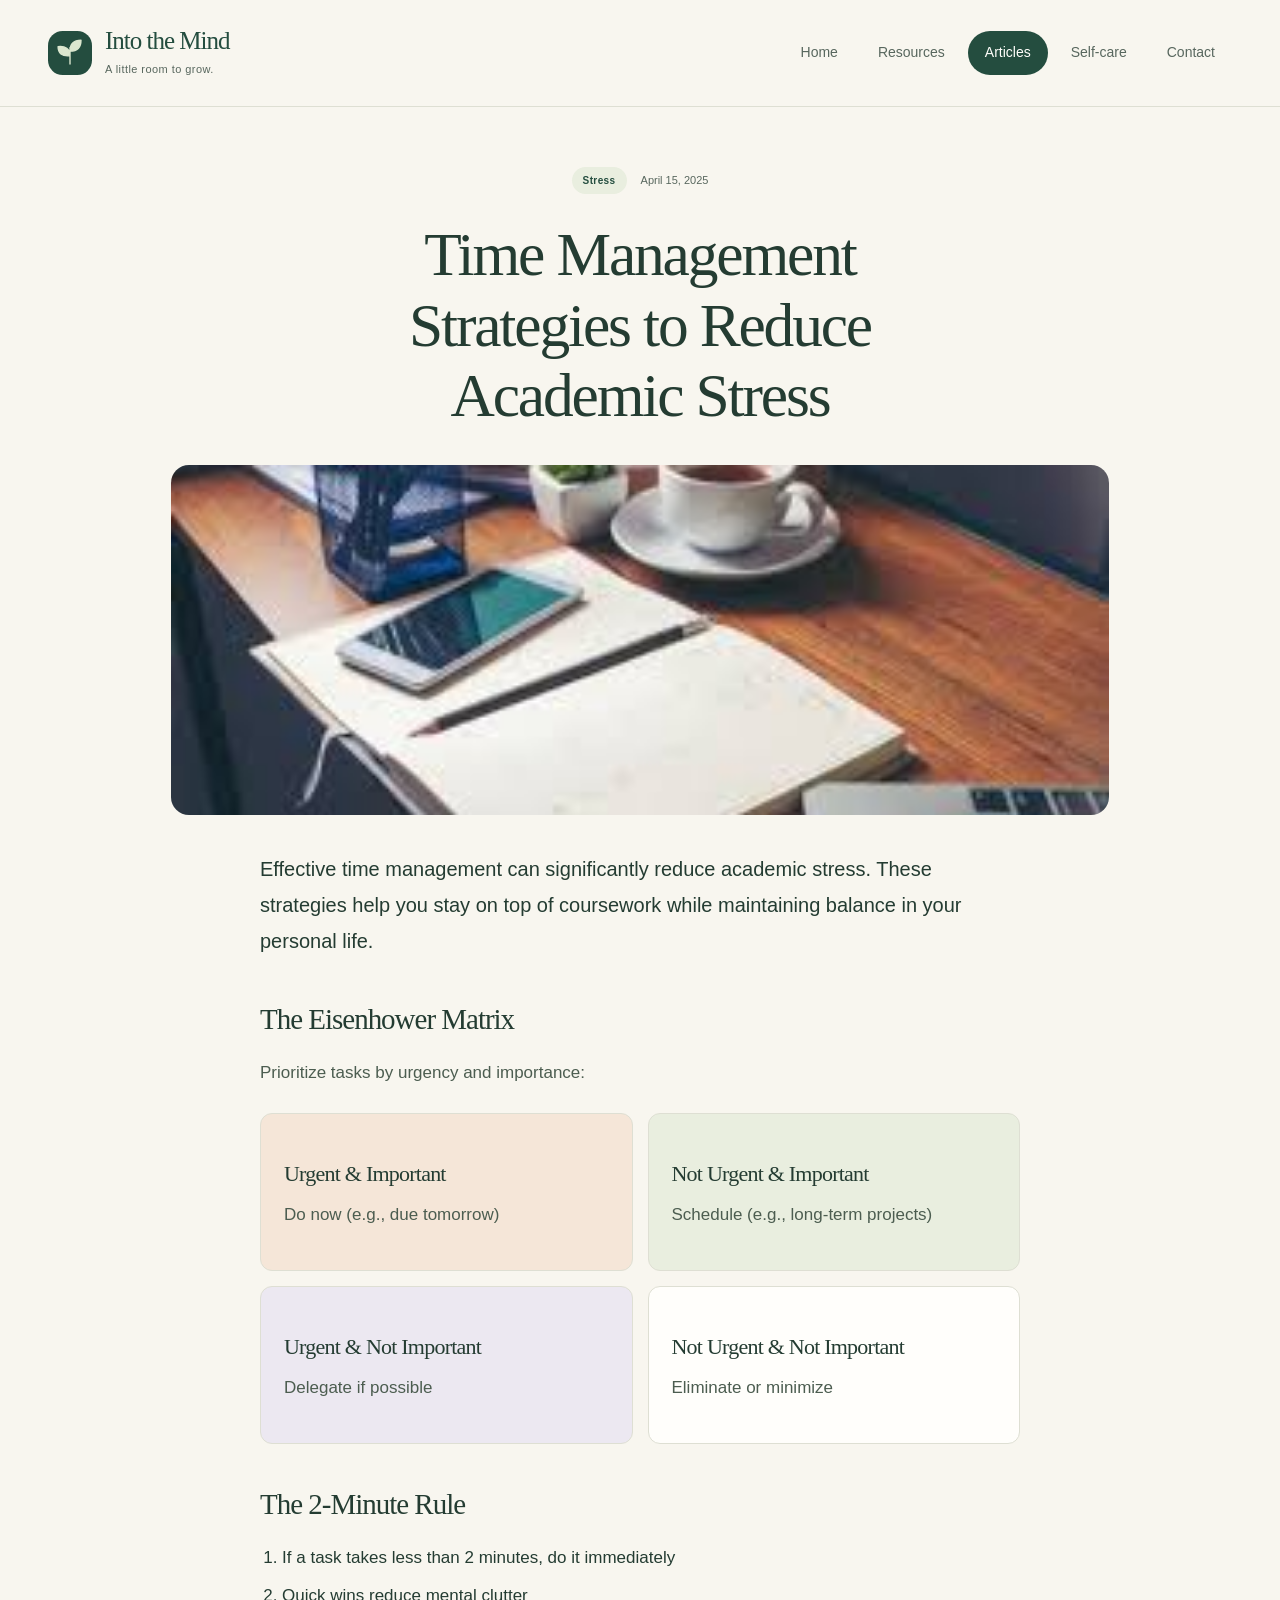
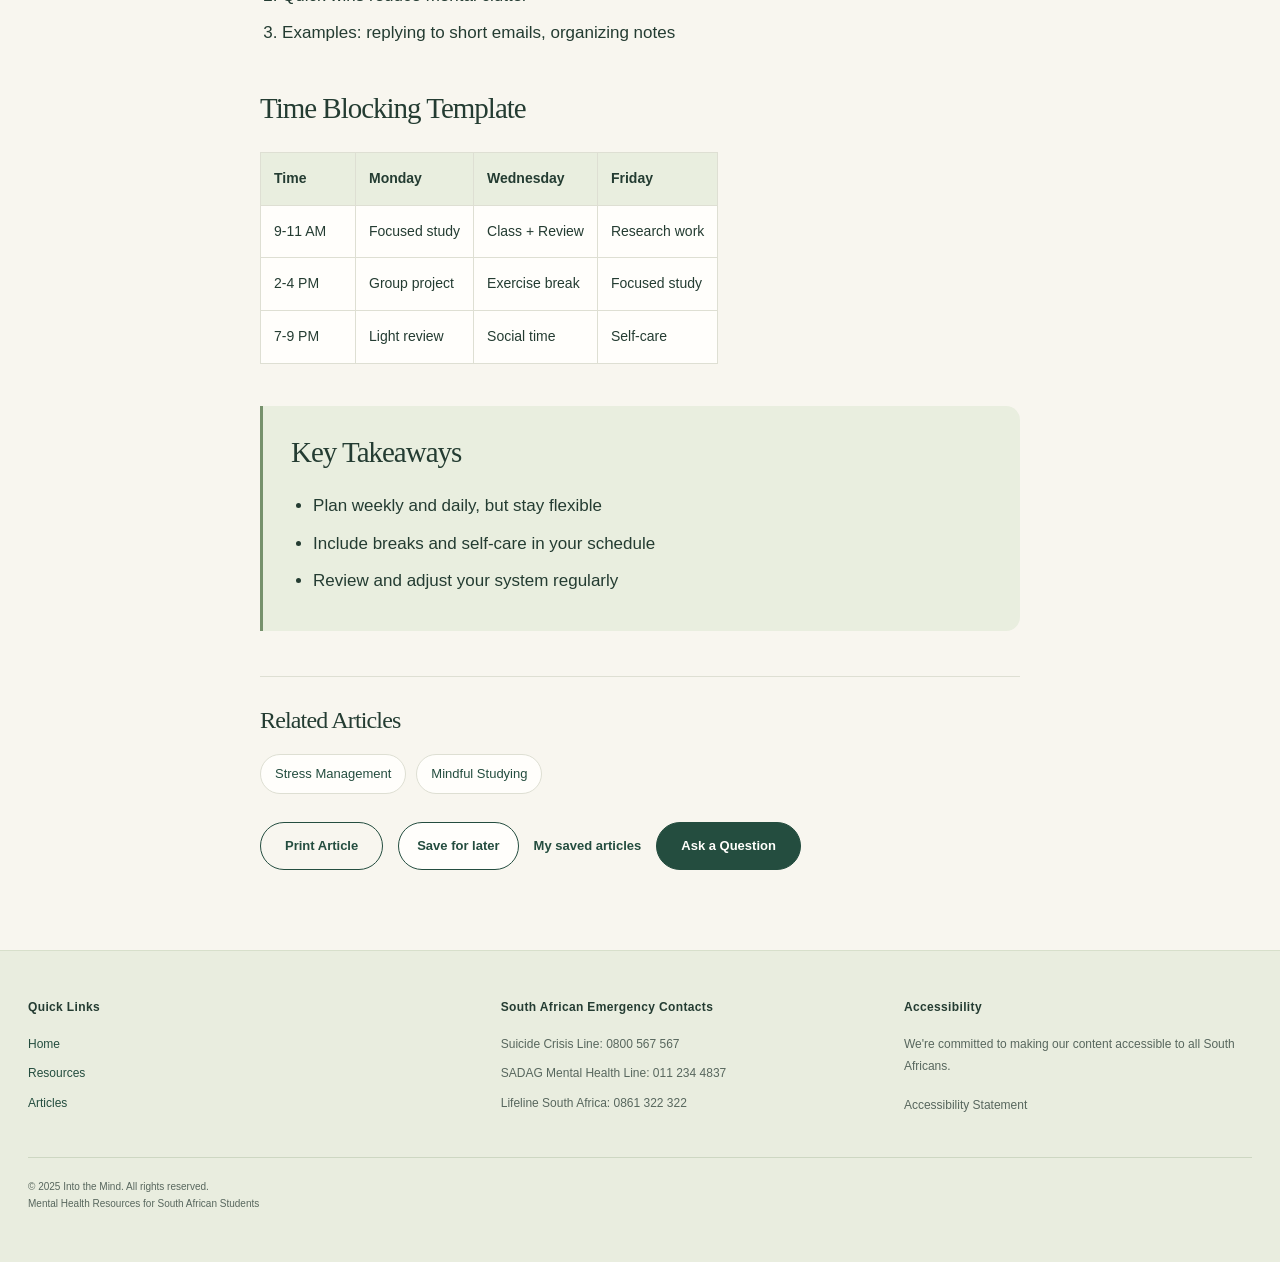
<file: article-time-management.html>
<!DOCTYPE html>
<html lang="en">
<head>
    <meta charset="UTF-8">
    <meta name="viewport" content="width=device-width, initial-scale=1.0">
    <meta name="description" content="Effective time management for reducing academic stress">
    <title>Time Management | Into the Mind</title>
    <meta name="theme-color" content="#244d3f">
    <link rel="icon" href="assets/brand-mark.svg" type="image/svg+xml">
    <link rel="stylesheet" href="styles.css">
    <script src="script.js" defer></script>
</head>
<body>
    <a href="#main-content" class="skip-link">Skip to main content</a>
    
    <header class="main-header">
        <a class="brand" href="index.html" aria-label="Into the Mind home">
            <img src="assets/brand-mark.svg" width="44" height="44" alt="">
            <span><strong>Into the Mind</strong><small>A little room to grow.</small></span>
        </a>
        <nav aria-label="Main navigation"><ul class="nav-menu"><li><a href="index.html">Home</a></li>
<li><a href="resources.html">Resources</a></li>
<li><a href="articles.html" aria-current="page">Articles</a></li>
<li><a href="self-care.html">Self-care</a></li>
<li><a href="contact.html">Contact</a></li></ul></nav>
    </header>

    <main id="main-content" class="article-container">
        <article class="article-content">
            <header class="article-header">
                <div class="article-meta">
                    <span class="article-category">Stress</span>
                    <time datetime="2025-04-15">April 15, 2025</time>
                </div>
                <h1>Time Management Strategies to Reduce Academic Stress</h1>
                <div class="article-image">
                    <img src="time-management.jpg" alt="Organized desk with planner and calendar" loading="lazy">
                </div>
            </header>

            <div class="article-body">
                <p class="lead">Effective time management can significantly reduce academic stress. These strategies help you stay on top of coursework while maintaining balance in your personal life.</p>
                
                <section aria-labelledby="section1-heading">
                    <h2 id="section1-heading">The Eisenhower Matrix</h2>
                    <p>Prioritize tasks by urgency and importance:</p>
                    <div class="matrix">
                        <div class="quadrant urgent-important">
                            <h3>Urgent & Important</h3>
                            <p>Do now (e.g., due tomorrow)</p>
                        </div>
                        <div class="quadrant not-urgent-important">
                            <h3>Not Urgent & Important</h3>
                            <p>Schedule (e.g., long-term projects)</p>
                        </div>
                        <div class="quadrant urgent-not-important">
                            <h3>Urgent & Not Important</h3>
                            <p>Delegate if possible</p>
                        </div>
                        <div class="quadrant not-urgent-not-important">
                            <h3>Not Urgent & Not Important</h3>
                            <p>Eliminate or minimize</p>
                        </div>
                    </div>
                </section>

                <section aria-labelledby="section2-heading">
                    <h2 id="section2-heading">The 2-Minute Rule</h2>
                    <ol>
                        <li>If a task takes less than 2 minutes, do it immediately</li>
                        <li>Quick wins reduce mental clutter</li>
                        <li>Examples: replying to short emails, organizing notes</li>
                    </ol>
                </section>

                <section aria-labelledby="section3-heading">
                    <h2 id="section3-heading">Time Blocking Template</h2>
                    <table>
                        <thead>
                            <tr>
                                <th>Time</th>
                                <th>Monday</th>
                                <th>Wednesday</th>
                                <th>Friday</th>
                            </tr>
                        </thead>
                        <tbody>
                            <tr>
                                <td>9-11 AM</td>
                                <td>Focused study</td>
                                <td>Class + Review</td>
                                <td>Research work</td>
                            </tr>
                            <tr>
                                <td>2-4 PM</td>
                                <td>Group project</td>
                                <td>Exercise break</td>
                                <td>Focused study</td>
                            </tr>
                            <tr>
                                <td>7-9 PM</td>
                                <td>Light review</td>
                                <td>Social time</td>
                                <td>Self-care</td>
                            </tr>
                        </tbody>
                    </table>
                </section>

                <section class="key-takeaways" aria-labelledby="takeaways-heading">
                    <h2 id="takeaways-heading">Key Takeaways</h2>
                    <ul>
                        <li>Plan weekly and daily, but stay flexible</li>
                        <li>Include breaks and self-care in your schedule</li>
                        <li>Review and adjust your system regularly</li>
                    </ul>
                </section>
            </div>

            <footer class="article-footer">
                <div class="related-articles">
                    <h3>Related Articles</h3>
                    <ul>
                        <li><a href="article-stress-management.html">Stress Management</a></li>
                        <li><a href="article-mindful-studying.html">Mindful Studying</a></li>
                    </ul>
                </div>
                <div class="article-actions">
                    <button type="button" class="print-button" onclick="window.print()">Print Article</button>
                    <button type="button" class="secondary-button save-button" data-save-article="article-time-management.html" hidden>Save for later</button>
                    <a href="articles.html?saved=1" class="text-link">My saved articles</a>
                    <a href="contact.html" class="contact-button">Ask a Question</a>
                </div>
            </footer>
        </article>
    </main>

    <footer class="main-footer">
        <div class="footer-content">
            <div class="footer-section">
                <h3>Quick Links</h3>
                <ul>
                    <li><a href="index.html">Home</a></li>
                    <li><a href="resources.html">Resources</a></li>
                    <li><a href="articles.html">Articles</a></li>
                </ul>
            </div>
            <div class="footer-section">
                <h3>South African Emergency Contacts</h3>
                <ul>
                    <li>Suicide Crisis Line: 0800 567 567</li>
                    <li>SADAG Mental Health Line: 011 234 4837</li>
                    <li>Lifeline South Africa: 0861 322 322</li>
                </ul>
            </div>
            <div class="footer-section">
                <h3>Accessibility</h3>
                <p>We're committed to making our content accessible to all South Africans.</p>
                <a href="accessibility.html">Accessibility Statement</a>
            </div>
        </div>
        <div class="copyright">
            <p>&copy; 2025 Into the Mind. All rights reserved.<br>
            Mental Health Resources for South African Students</p>
        </div>
    </footer>
</body>
</html>
</file>
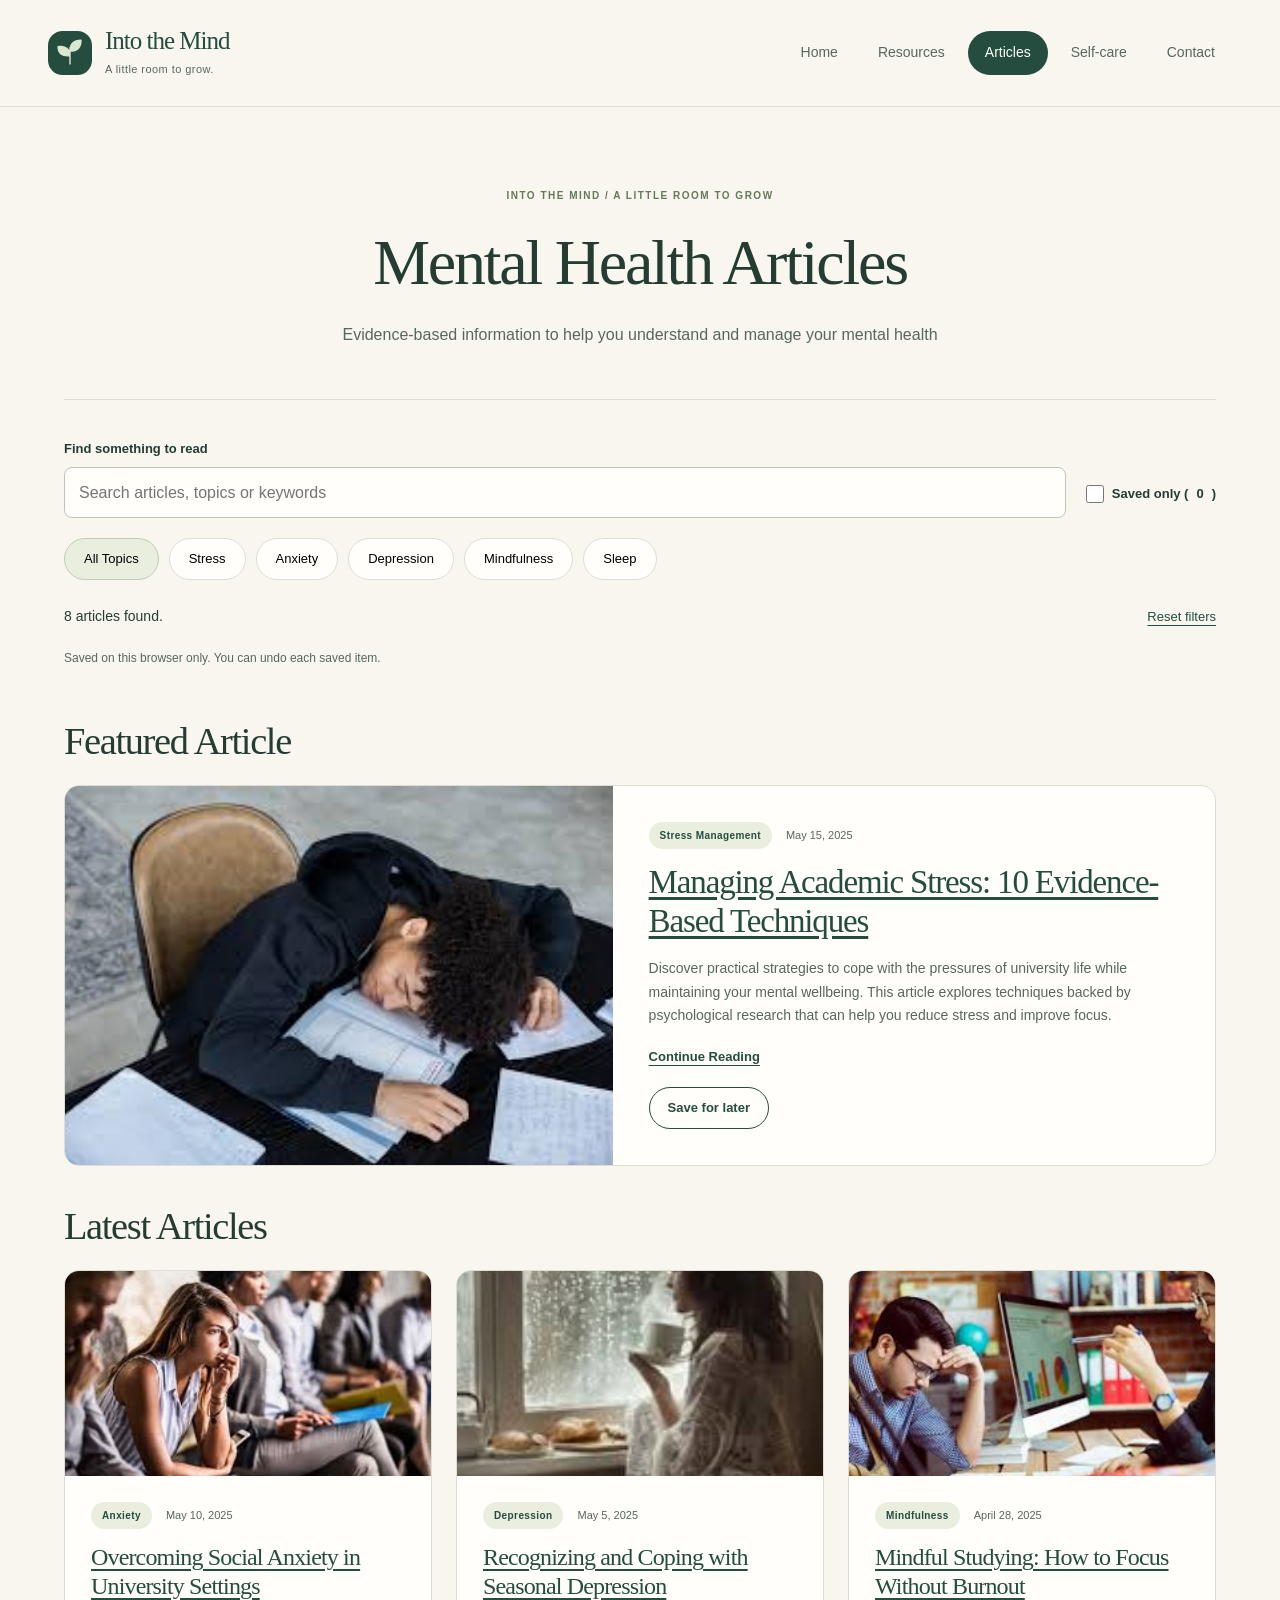
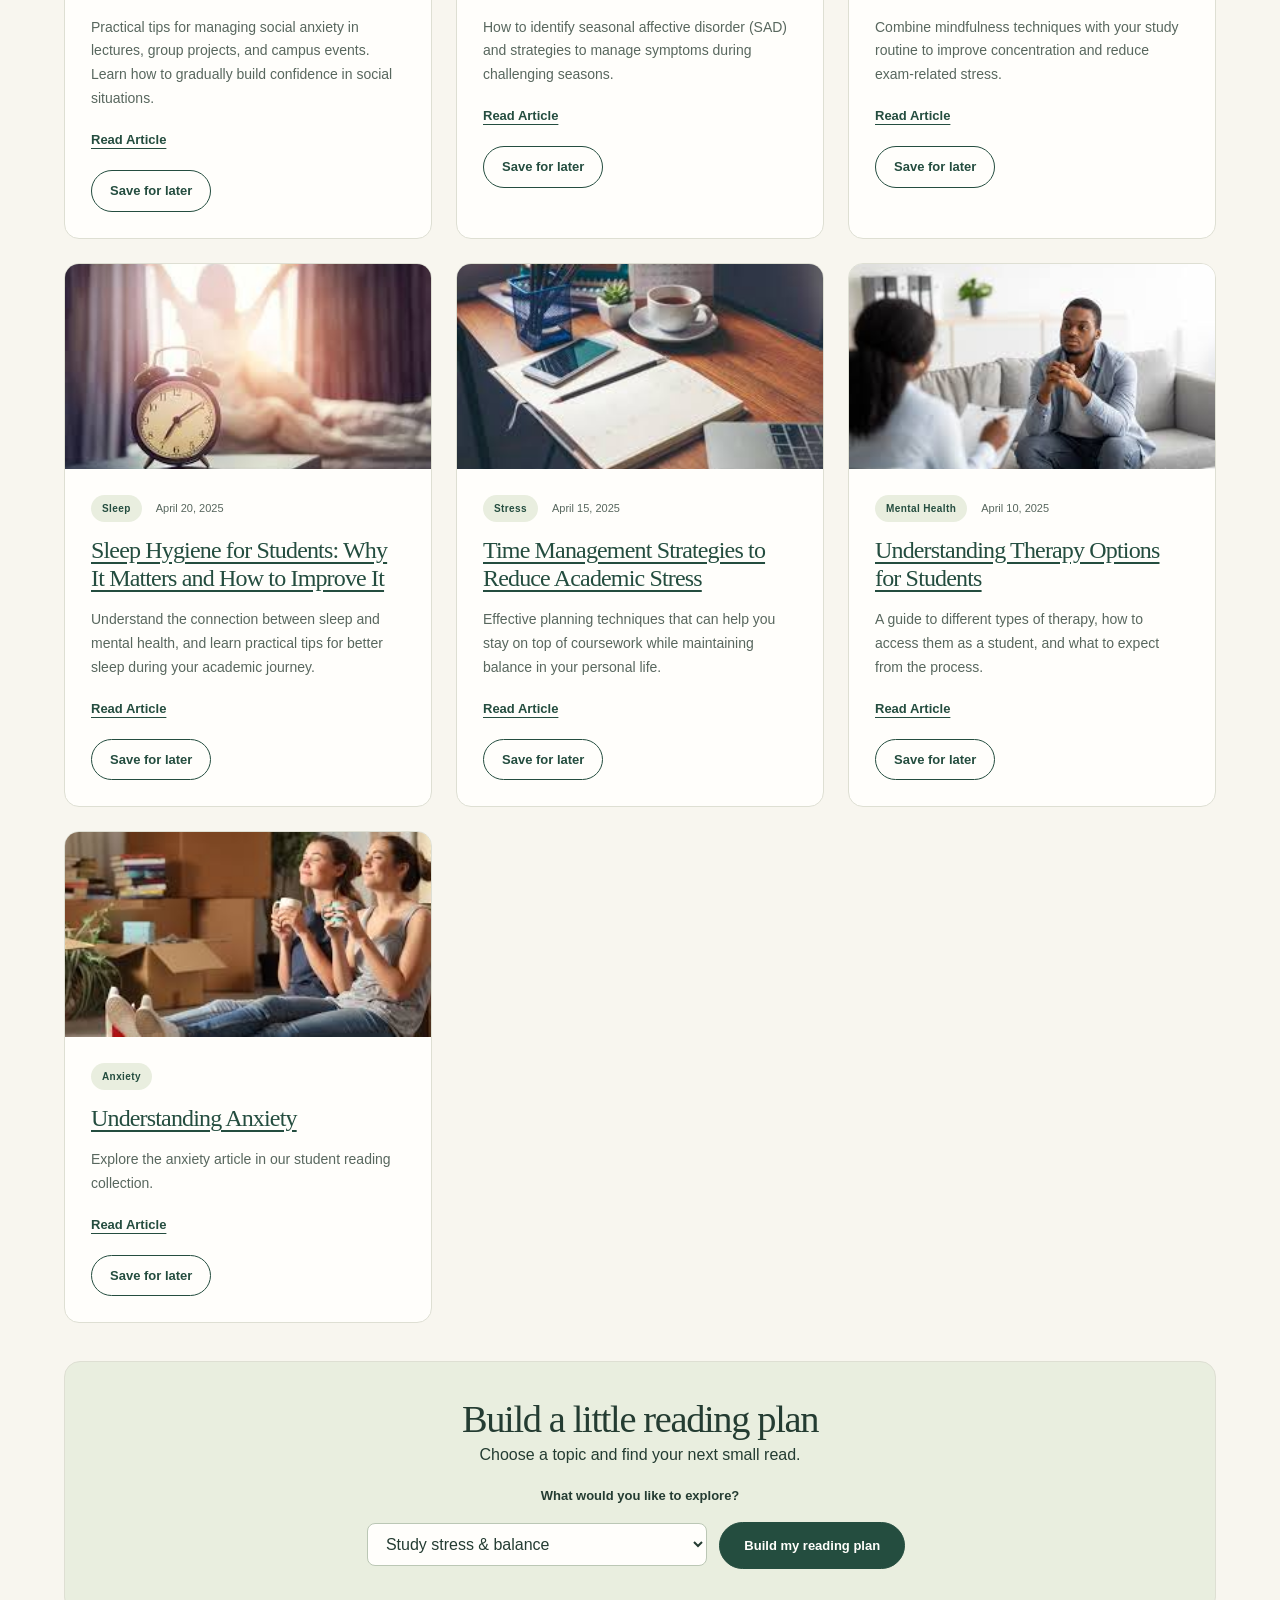
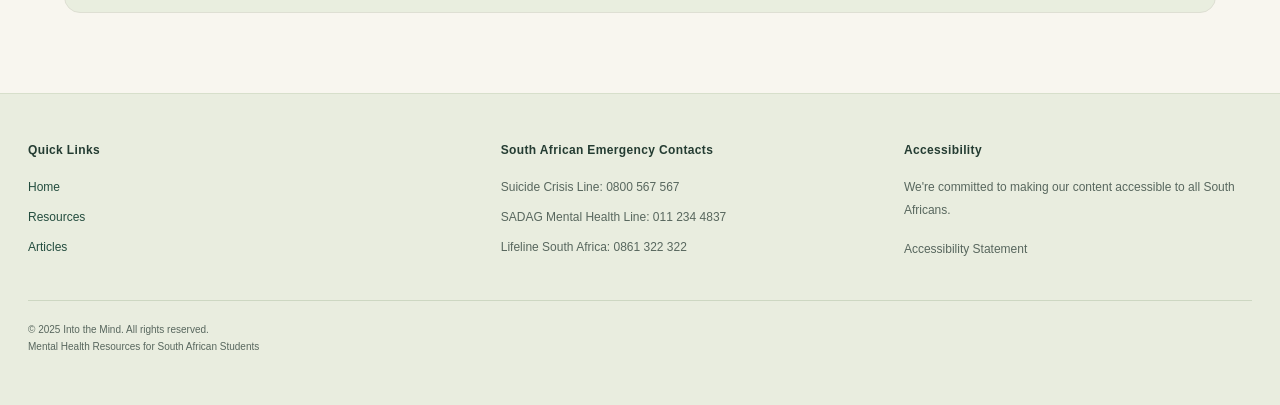
<file: articles.html>
<!DOCTYPE html>
<html lang="en">
<head>
    <meta charset="UTF-8">
    <meta name="viewport" content="width=device-width, initial-scale=1.0">
    <meta name="description" content="Mental health articles for university students">
    <title>Articles | Into the Mind</title>
    <meta name="theme-color" content="#244d3f">
    <link rel="icon" href="assets/brand-mark.svg" type="image/svg+xml">
    <link rel="stylesheet" href="styles.css">
    <script src="script.js" defer></script>
</head>
<body>
    <a href="#main-content" class="skip-link">Skip to main content</a>
    
    <header class="main-header">
        <a class="brand" href="index.html" aria-label="Into the Mind home">
            <img src="assets/brand-mark.svg" width="44" height="44" alt="">
            <span><strong>Into the Mind</strong><small>A little room to grow.</small></span>
        </a>
        <nav aria-label="Main navigation"><ul class="nav-menu"><li><a href="index.html">Home</a></li>
<li><a href="resources.html">Resources</a></li>
<li><a href="articles.html" aria-current="page">Articles</a></li>
<li><a href="self-care.html">Self-care</a></li>
<li><a href="contact.html">Contact</a></li></ul></nav>
    </header>

    <main id="main-content" class="grid-container" data-article-browser>
        <section class="page-header" aria-labelledby="page-heading">
            <h1 id="page-heading">Mental Health Articles</h1>
            <p>Evidence-based information to help you understand and manage your mental health</p>
        </section>

        <section class="article-categories" aria-labelledby="categories-heading">
            <h2 id="categories-heading" class="visually-hidden">Browse Article Topics</h2>
            <div data-js-only hidden>
                <div class="article-search-row">
                    <div class="search-field"><label for="article-search">Find something to read</label><input type="search" id="article-search" placeholder="Search articles, topics or keywords" aria-controls="featured article-list"></div>
                    <label class="saved-filter" for="saved-only"><input type="checkbox" id="saved-only"> Saved only (<span data-saved-count>0</span>)</label>
                </div>
                <div class="category-filters" role="group" aria-label="Filter articles by topic">
                    <button type="button" class="filter-button active" data-topic="all" aria-pressed="true">All Topics</button>
                    <button type="button" class="filter-button" data-topic="stress" aria-pressed="false">Stress</button>
                    <button type="button" class="filter-button" data-topic="anxiety" aria-pressed="false">Anxiety</button>
                    <button type="button" class="filter-button" data-topic="depression" aria-pressed="false">Depression</button>
                    <button type="button" class="filter-button" data-topic="mindfulness" aria-pressed="false">Mindfulness</button>
                    <button type="button" class="filter-button" data-topic="sleep" aria-pressed="false">Sleep</button>
                </div>
                <div class="filter-summary"><p id="article-results" role="status" aria-atomic="true"></p><button type="button" class="text-button" data-clear-filters>Reset filters</button></div>
                <p class="storage-note" data-storage-note></p>
                <p id="article-empty" class="empty-state" hidden>No articles match yet. Try another topic, search or reset your filters.</p>
            </div>
            <noscript><p>Browse all articles below. Enable JavaScript to search, filter and save your favourites.</p></noscript>
        </section>

        <section class="featured-article" aria-labelledby="featured-heading">
            <h2 id="featured-heading">Featured Article</h2>
            <article class="article-card large" data-category="stress mindfulness" id="featured">
                <div class="article-image">
                    <img src="stress-management.jpg" alt="Person practicing stress management techniques" loading="lazy">
                </div>
                <div class="article-content">
                    <div class="article-meta">
                        <span class="article-category">Stress Management</span>
                        <time datetime="2025-05-15">May 15, 2025</time>
                    </div>
                    <h3><a href="article-stress-management.html">Managing Academic Stress: 10 Evidence-Based Techniques</a></h3>
                    <p class="article-excerpt">Discover practical strategies to cope with the pressures of university life while maintaining your mental wellbeing. This article explores techniques backed by psychological research that can help you reduce stress and improve focus.</p>
                    <a href="article-stress-management.html" class="read-more">Continue Reading</a>
                    <button type="button" class="secondary-button save-button" data-save-article="article-stress-management.html" hidden>Save for later</button>
                </div>
            </article>
        </section>

        <section class="article-grid" aria-labelledby="articles-heading">
            <h2 id="articles-heading">Latest Articles</h2>
            <div class="articles-container" id="article-list">
                <article class="article-card" data-category="anxiety" id="article1">
                    <div class="article-image">
                        <img src="social-anxiety.jpg" alt="Student looking nervous at a social gathering" loading="lazy">
                    </div>
                    <div class="article-content">
                        <div class="article-meta">
                            <span class="article-category">Anxiety</span>
                            <time datetime="2025-05-10">May 10, 2025</time>
                        </div>
                        <h3><a href="article-social-anxiety.html">Overcoming Social Anxiety in University Settings</a></h3>
                        <p class="article-excerpt">Practical tips for managing social anxiety in lectures, group projects, and campus events. Learn how to gradually build confidence in social situations.</p>
                        <a href="article-social-anxiety.html" class="read-more">Read Article</a>
                    <button type="button" class="secondary-button save-button" data-save-article="article-social-anxiety.html" hidden>Save for later</button>
                    </div>
                </article>

                <article class="article-card" data-category="depression" id="article2">
                    <div class="article-image">
                        <img src="winter-blues.jpg" alt="Person looking out a window on a cloudy day" loading="lazy">
                    </div>
                    <div class="article-content">
                        <div class="article-meta">
                            <span class="article-category">Depression</span>
                            <time datetime="2025-05-05">May 5, 2025</time>
                        </div>
                        <h3><a href="article-seasonal-depression.html">Recognizing and Coping with Seasonal Depression</a></h3>
                        <p class="article-excerpt">How to identify seasonal affective disorder (SAD) and strategies to manage symptoms during challenging seasons.</p>
                        <a href="article-seasonal-depression.html" class="read-more">Read Article</a>
                    <button type="button" class="secondary-button save-button" data-save-article="article-seasonal-depression.html" hidden>Save for later</button>
                    </div>
                </article>

                <article class="article-card" data-category="mindfulness" id="article3">
                    <div class="article-image">
                        <img src="mindful-studying.jpg" alt="Student practicing mindfulness while studying" loading="lazy">
                    </div>
                    <div class="article-content">
                        <div class="article-meta">
                            <span class="article-category">Mindfulness</span>
                            <time datetime="2025-04-28">April 28, 2025</time>
                        </div>
                        <h3><a href="article-mindful-studying.html">Mindful Studying: How to Focus Without Burnout</a></h3>
                        <p class="article-excerpt">Combine mindfulness techniques with your study routine to improve concentration and reduce exam-related stress.</p>
                        <a href="article-mindful-studying.html" class="read-more">Read Article</a>
                    <button type="button" class="secondary-button save-button" data-save-article="article-mindful-studying.html" hidden>Save for later</button>
                    </div>
                </article>

                <article class="article-card" data-category="sleep" id="article4">
                    <div class="article-image">
                        <img src="sleep-quality.jpg" alt="Alarm clock showing early morning time" loading="lazy">
                    </div>
                    <div class="article-content">
                        <div class="article-meta">
                            <span class="article-category">Sleep</span>
                            <time datetime="2025-04-20">April 20, 2025</time>
                        </div>
                        <h3><a href="article-sleep-hygiene.html">Sleep Hygiene for Students: Why It Matters and How to Improve It</a></h3>
                        <p class="article-excerpt">Understand the connection between sleep and mental health, and learn practical tips for better sleep during your academic journey.</p>
                        <a href="article-sleep-hygiene.html" class="read-more">Read Article</a>
                    <button type="button" class="secondary-button save-button" data-save-article="article-sleep-hygiene.html" hidden>Save for later</button>
                    </div>
                </article>

                <article class="article-card" data-category="stress" id="article5">
                    <div class="article-image">
                        <img src="time-management.jpg" alt="Organized desk with planner and calendar" loading="lazy">
                    </div>
                    <div class="article-content">
                        <div class="article-meta">
                            <span class="article-category">Stress</span>
                            <time datetime="2025-04-15">April 15, 2025</time>
                        </div>
                        <h3><a href="article-time-management.html">Time Management Strategies to Reduce Academic Stress</a></h3>
                        <p class="article-excerpt">Effective planning techniques that can help you stay on top of coursework while maintaining balance in your personal life.</p>
                        <a href="article-time-management.html" class="read-more">Read Article</a>
                    <button type="button" class="secondary-button save-button" data-save-article="article-time-management.html" hidden>Save for later</button>
                    </div>
                </article>

                <article class="article-card" data-category="anxiety depression" id="article6">
                    <div class="article-image">
                        <img src="therapy-options.jpg" alt="Therapist talking with a young adult" loading="lazy">
                    </div>
                    <div class="article-content">
                        <div class="article-meta">
                            <span class="article-category">Mental Health</span>
                            <time datetime="2025-04-10">April 10, 2025</time>
                        </div>
                        <h3><a href="article-therapy-options.html">Understanding Therapy Options for Students</a></h3>
                        <p class="article-excerpt">A guide to different types of therapy, how to access them as a student, and what to expect from the process.</p>
                        <a href="article-therapy-options.html" class="read-more">Read Article</a>
                    <button type="button" class="secondary-button save-button" data-save-article="article-therapy-options.html" hidden>Save for later</button>
                    </div>
                </article>

                <article class="article-card" data-category="anxiety" id="article7">
                    <div class="article-image"><img src="anxiety-relief.jpg" alt="A quiet moment for reflection" loading="lazy"></div>
                    <div class="article-content">
                        <div class="article-meta"><span class="article-category">Anxiety</span></div>
                        <h3><a href="article-anxiety.html">Understanding Anxiety</a></h3>
                        <p class="article-excerpt">Explore the anxiety article in our student reading collection.</p>
                        <a href="article-anxiety.html" class="read-more">Read Article</a>
                        <button type="button" class="secondary-button save-button" data-save-article="article-anxiety.html" hidden>Save for later</button>
                    </div>
                </article>
            </div>
        </section>

        <aside class="newsletter-signup" aria-labelledby="newsletter-heading">
            <h2 id="newsletter-heading">Build a little reading plan</h2>
            <p>Choose a topic and find your next small read.</p>
            <form action="articles.html" method="get" class="newsletter-form reading-plan-form" data-reading-plan>
                <label for="reading-topic">What would you like to explore?</label>
                <select id="reading-topic" name="topic">
                    <option value="stress">Study stress &amp; balance</option>
                    <option value="anxiety">Understanding anxiety</option>
                    <option value="depression">Understanding depression</option>
                    <option value="mindfulness">Mindful studying</option>
                    <option value="sleep">Rest &amp; sleep</option>
                </select>
                <button type="submit" class="submit-button">Build my reading plan</button>
            </form>
            <div class="reading-plan-result" data-plan-result tabindex="-1" hidden></div>
        </aside>
    </main>

    <footer class="main-footer">
        <div class="footer-content">
            <div class="footer-section">
                <h3>Quick Links</h3>
                <ul>
                    <li><a href="index.html">Home</a></li>
                    <li><a href="resources.html">Resources</a></li>
                    <li><a href="articles.html">Articles</a></li>
                </ul>
            </div>
            <div class="footer-section">
                <h3>South African Emergency Contacts</h3>
                <ul>
                    <li>Suicide Crisis Line: 0800 567 567</li>
                    <li>SADAG Mental Health Line: 011 234 4837</li>
                    <li>Lifeline South Africa: 0861 322 322</li>
                </ul>
            </div>
            <div class="footer-section">
                <h3>Accessibility</h3>
                <p>We're committed to making our content accessible to all South Africans.</p>
                <a href="accessibility.html">Accessibility Statement</a>
            </div>
        </div>
        <div class="copyright">
            <p>&copy; 2025 Into the Mind. All rights reserved.<br>
            Mental Health Resources for South African Students</p>
        </div>
    </footer>
</body>
</html>
</file>
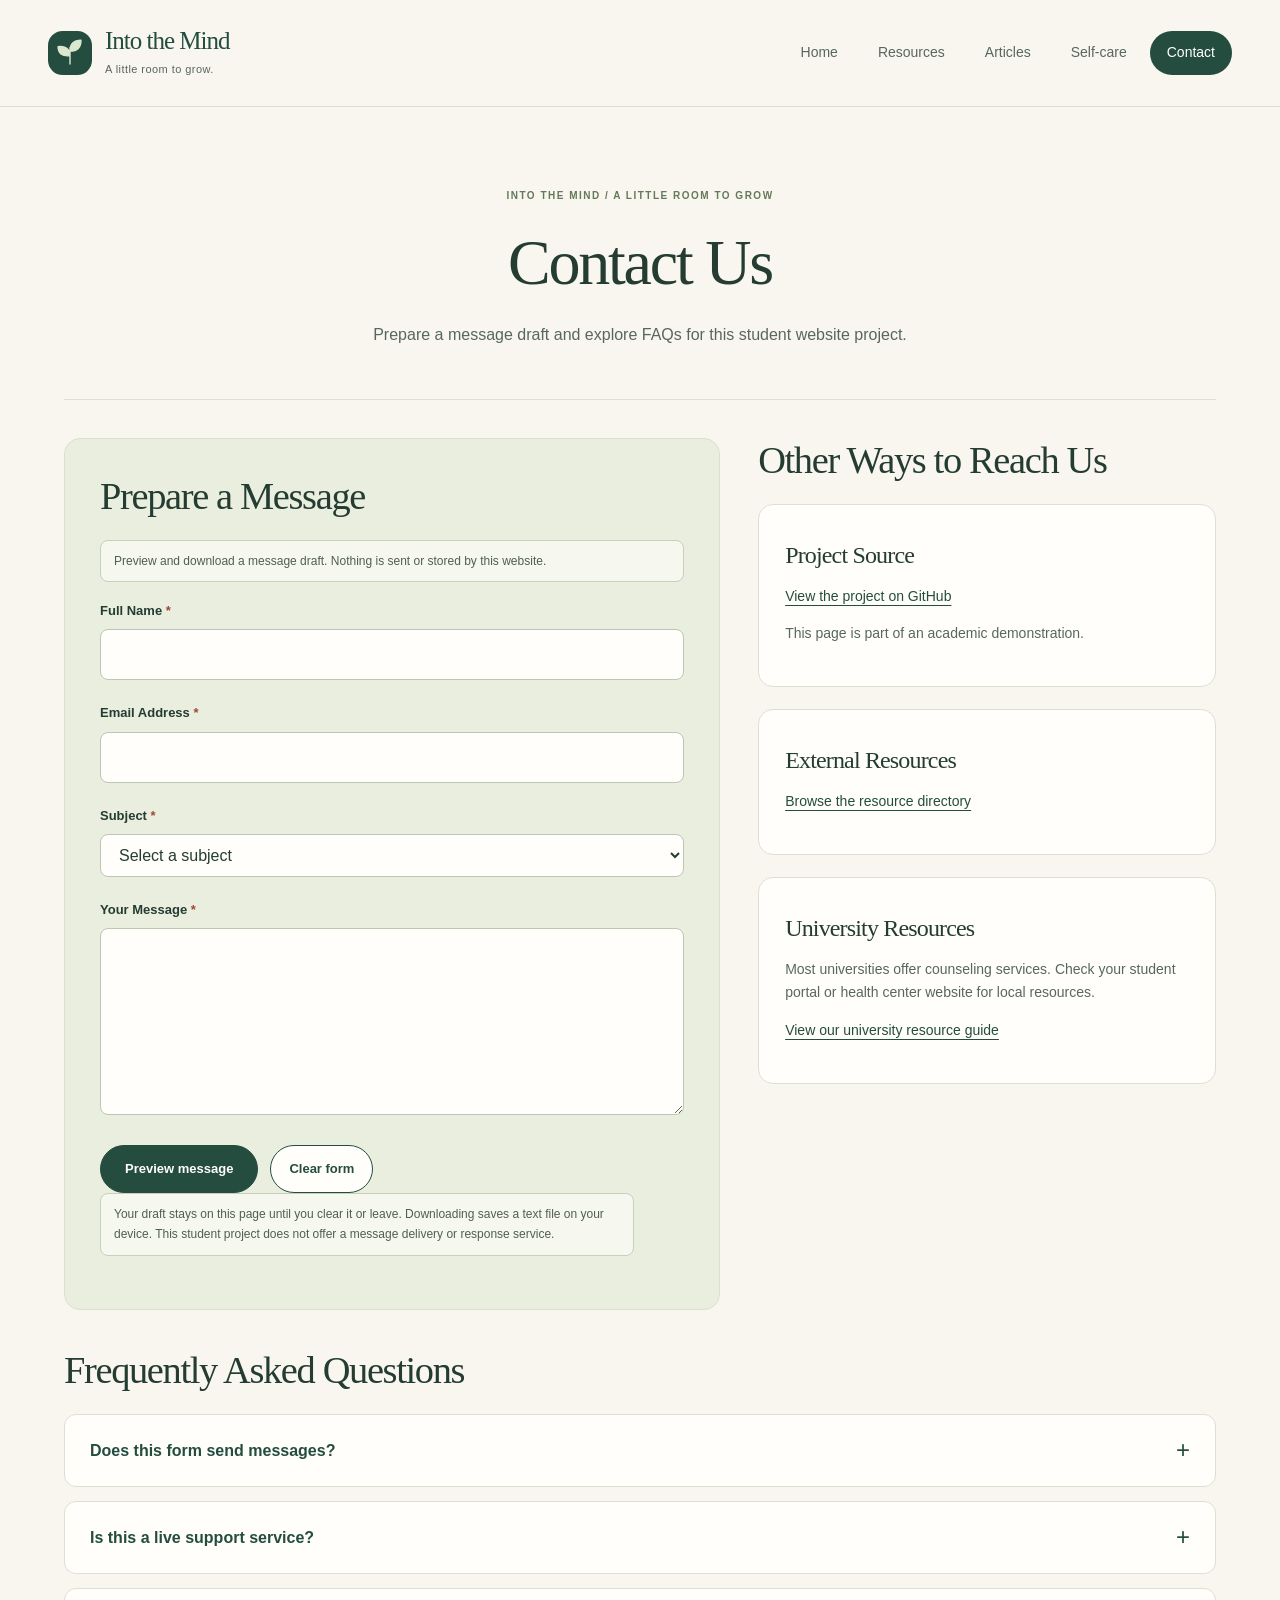
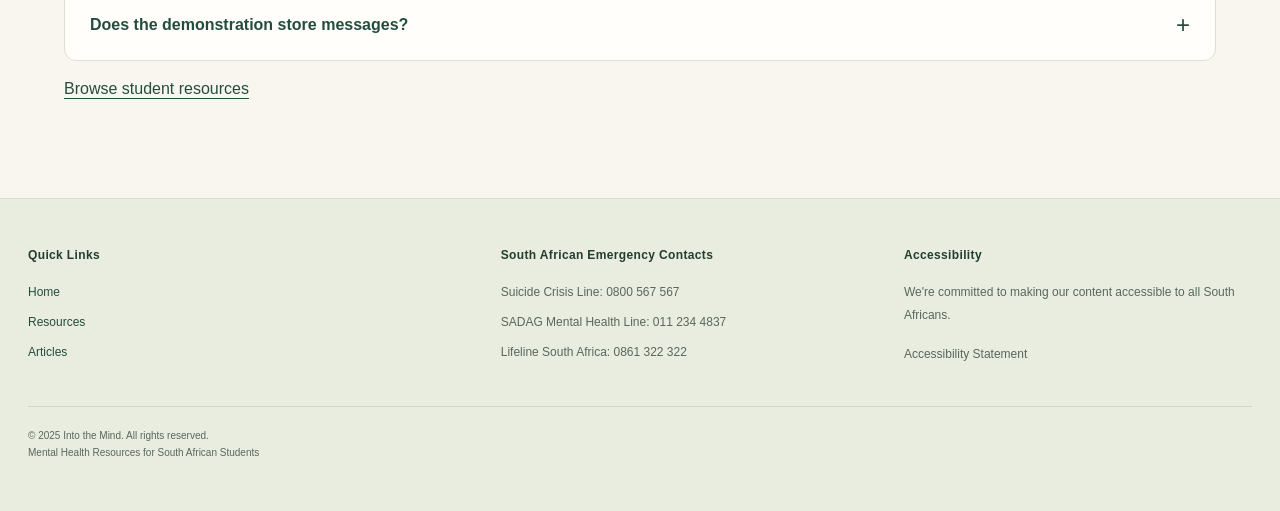
<file: contact.html>
<!DOCTYPE html>
<html lang="en">
<head>
    <meta charset="UTF-8">
    <meta name="viewport" content="width=device-width, initial-scale=1.0">
    <meta name="description" content="Preview a message draft and explore FAQs for the Into the Mind student project.">
    <title>Contact Us | Into the Mind</title>
    <meta name="theme-color" content="#244d3f">
    <link rel="icon" href="assets/brand-mark.svg" type="image/svg+xml">
    <link rel="stylesheet" href="styles.css">
    <script src="script.js" defer></script>
</head>
<body>
    <a href="#main-content" class="skip-link">Skip to main content</a>
    
    <header class="main-header">
        <a class="brand" href="index.html" aria-label="Into the Mind home">
            <img src="assets/brand-mark.svg" width="44" height="44" alt="">
            <span><strong>Into the Mind</strong><small>A little room to grow.</small></span>
        </a>
        <nav aria-label="Main navigation"><ul class="nav-menu"><li><a href="index.html">Home</a></li>
<li><a href="resources.html">Resources</a></li>
<li><a href="articles.html">Articles</a></li>
<li><a href="self-care.html">Self-care</a></li>
<li><a href="contact.html" aria-current="page">Contact</a></li></ul></nav>
    </header>

    <main id="main-content" class="grid-container">
        <section class="page-header" aria-labelledby="page-heading">
            <h1 id="page-heading">Contact Us</h1>
            <p>Prepare a message draft and explore FAQs for this student website project.</p>
        </section>

        <section class="contact-form-section" aria-labelledby="form-heading">
            <h2 id="form-heading">Prepare a Message</h2>
            <form class="contact-form" action="#" method="post" data-message-form aria-describedby="demo-form-note">
                <p id="demo-form-note" class="demo-note">Preview and download a message draft. Nothing is sent or stored by this website.</p>
                <noscript><p>Enable JavaScript to preview a draft. Message delivery is unavailable.</p></noscript>
                <div class="form-group">
                    <label for="name">Full Name <span class="required">*</span></label>
                    <input type="text" id="name" name="name" maxlength="100" autocomplete="name" required aria-required="true" disabled>
                </div>

                <div class="form-group">
                    <label for="email">Email Address <span class="required">*</span></label>
                    <input type="email" id="email" name="email" maxlength="254" autocomplete="email" required aria-required="true" disabled>
                </div>

                <div class="form-group">
                    <label for="subject">Subject <span class="required">*</span></label>
                    <select id="subject" name="subject" required aria-required="true" disabled>
                        <option value="" selected disabled>Select a subject</option>
                        <option value="general">General Inquiry</option>
                        <option value="resources">Resource Request</option>
                        <option value="feedback">Website Feedback</option>
                        <option value="support">Mental Health Support</option>
                        <option value="other">Other</option>
                    </select>
                </div>

                <div class="form-group">
                    <label for="message">Your Message <span class="required">*</span></label>
                    <textarea id="message" name="message" rows="6" maxlength="5000" required aria-required="true" disabled></textarea>
                </div>

                

                <div class="message-actions"><button type="submit" class="submit-button" disabled>Preview message</button><button type="reset" class="secondary-button" disabled>Clear form</button></div>
            </form>
            <section class="message-preview" data-message-preview tabindex="-1" aria-labelledby="preview-heading" hidden>
                <h3 id="preview-heading">Your message draft</h3>
                <p>Review your draft below. Nothing has been sent.</p>
                <pre></pre>
                <a class="submit-button" data-download-message download="into-the-mind-message.txt">Download message (.txt)</a>
            </section>
            <p id="demo-privacy" class="demo-note">Your draft stays on this page until you clear it or leave. Downloading saves a text file on your device. This student project does not offer a message delivery or response service.</p>
        </section>

        <section class="contact-info" aria-labelledby="info-heading">
            <h2 id="info-heading">Other Ways to Reach Us</h2>
            
            <div class="contact-methods">
                <div class="contact-card">
                    <h3>Project Source</h3>
                    <p><a href="https://github.com/Nkosinathi-bit/into-the-mind-website">View the project on GitHub</a></p>
                    <p>This page is part of an academic demonstration.</p>
                </div>

                <div class="contact-card">
                    <h3>External Resources</h3>
                    <p><a href="resources.html#emergency">Browse the resource directory</a></p>
                </div>

                <div class="contact-card">
                    <h3>University Resources</h3>
                    <p>Most universities offer counseling services. Check your student portal or health center website for local resources.</p>
                    <p><a href="resources.html#university">View our university resource guide</a></p>
                </div>
            </div>
        </section>

        <section class="faq-preview" aria-labelledby="faq-heading">
    <h2 id="faq-heading">Frequently Asked Questions</h2>
    <div class="accordion">
        <div class="accordion-item">
            <input type="checkbox" id="faq1" class="accordion-checkbox">
            <label for="faq1" class="accordion-button">
                Does this form send messages?
                <span class="accordion-icon" aria-hidden="true">+</span>
            </label>
            <div class="accordion-content">
                <p>You can validate, preview and download a message draft. The website does not send messages or provide a response service.</p>
            </div>
        </div>

        <div class="accordion-item">
            <input type="checkbox" id="faq2" class="accordion-checkbox">
            <label for="faq2" class="accordion-button">
                Is this a live support service?
                <span class="accordion-icon" aria-hidden="true">+</span>
            </label>
            <div class="accordion-content">
                <p>Into The Mind is a student web development project. Its resource directory contains external links for further information.</p>
            </div>
        </div>

        <div class="accordion-item">
            <input type="checkbox" id="faq3" class="accordion-checkbox">
            <label for="faq3" class="accordion-button">
                Does the demonstration store messages?
                <span class="accordion-icon" aria-hidden="true">+</span>
            </label>
            <div class="accordion-content">
                <p>Message drafts are held on this page only. They are not saved in browser storage or sent to a server. You can choose to download your draft as a text file. See the <a href="#demo-privacy">form information</a>.</p>
            </div>
        </div>
    </div>
    <p class="more-faq-link"><a href="resources.html">Browse student resources</a></p>
</section>
    </main>

    <footer class="main-footer">
        <div class="footer-content">
            <div class="footer-section">
                <h3>Quick Links</h3>
                <ul>
                    <li><a href="index.html">Home</a></li>
                    <li><a href="resources.html">Resources</a></li>
                    <li><a href="articles.html">Articles</a></li>
                </ul>
            </div>
            <div class="footer-section">
                <h3>South African Emergency Contacts</h3>
                <ul>
                    <li>Suicide Crisis Line: 0800 567 567</li>
                    <li>SADAG Mental Health Line: 011 234 4837</li>
                    <li>Lifeline South Africa: 0861 322 322</li>
                </ul>
            </div>
            <div class="footer-section">
                <h3>Accessibility</h3>
                <p>We're committed to making our content accessible to all South Africans.</p>
                <a href="accessibility.html">Accessibility Statement</a>
            </div>
        </div>
        <div class="copyright">
            <p>&copy; 2025 Into the Mind. All rights reserved. <br>
            Mental Health Resources for South African Students</p>
        </div>
    </footer>
</body>
</html>
</file>
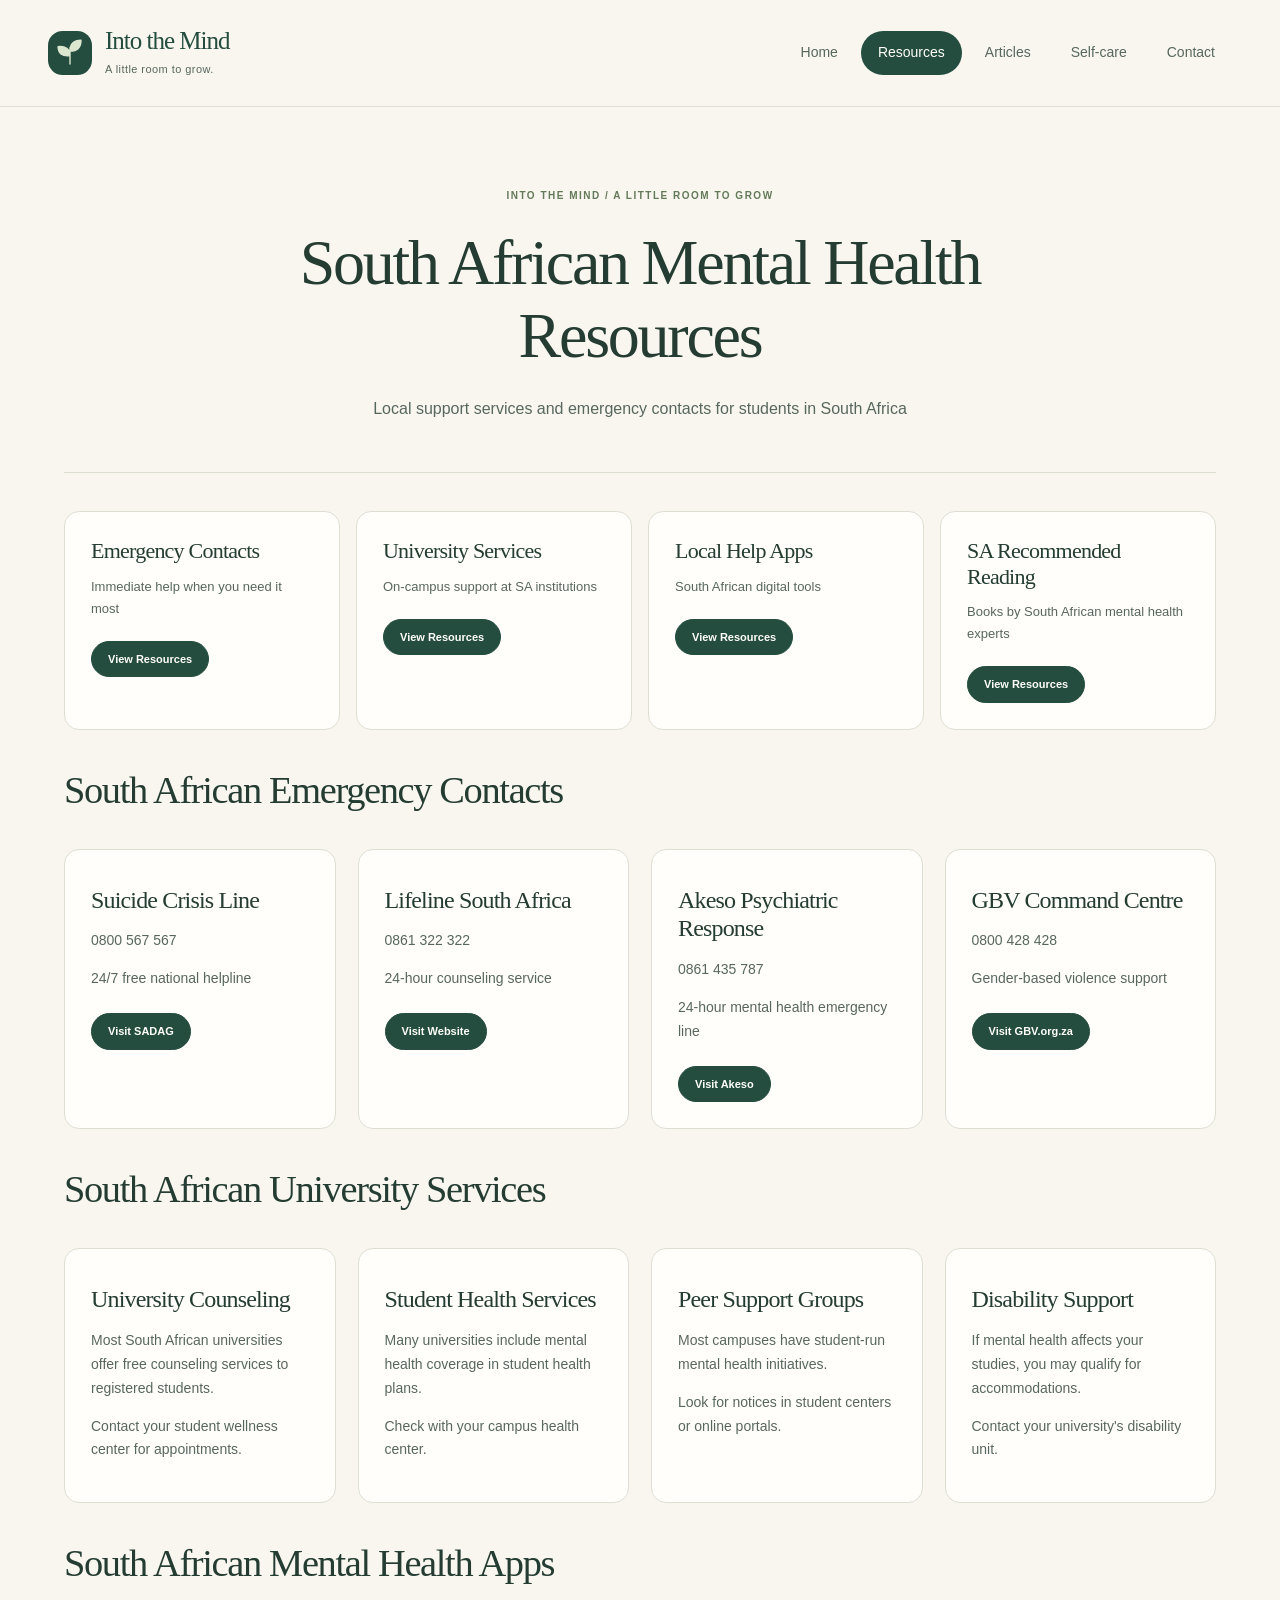
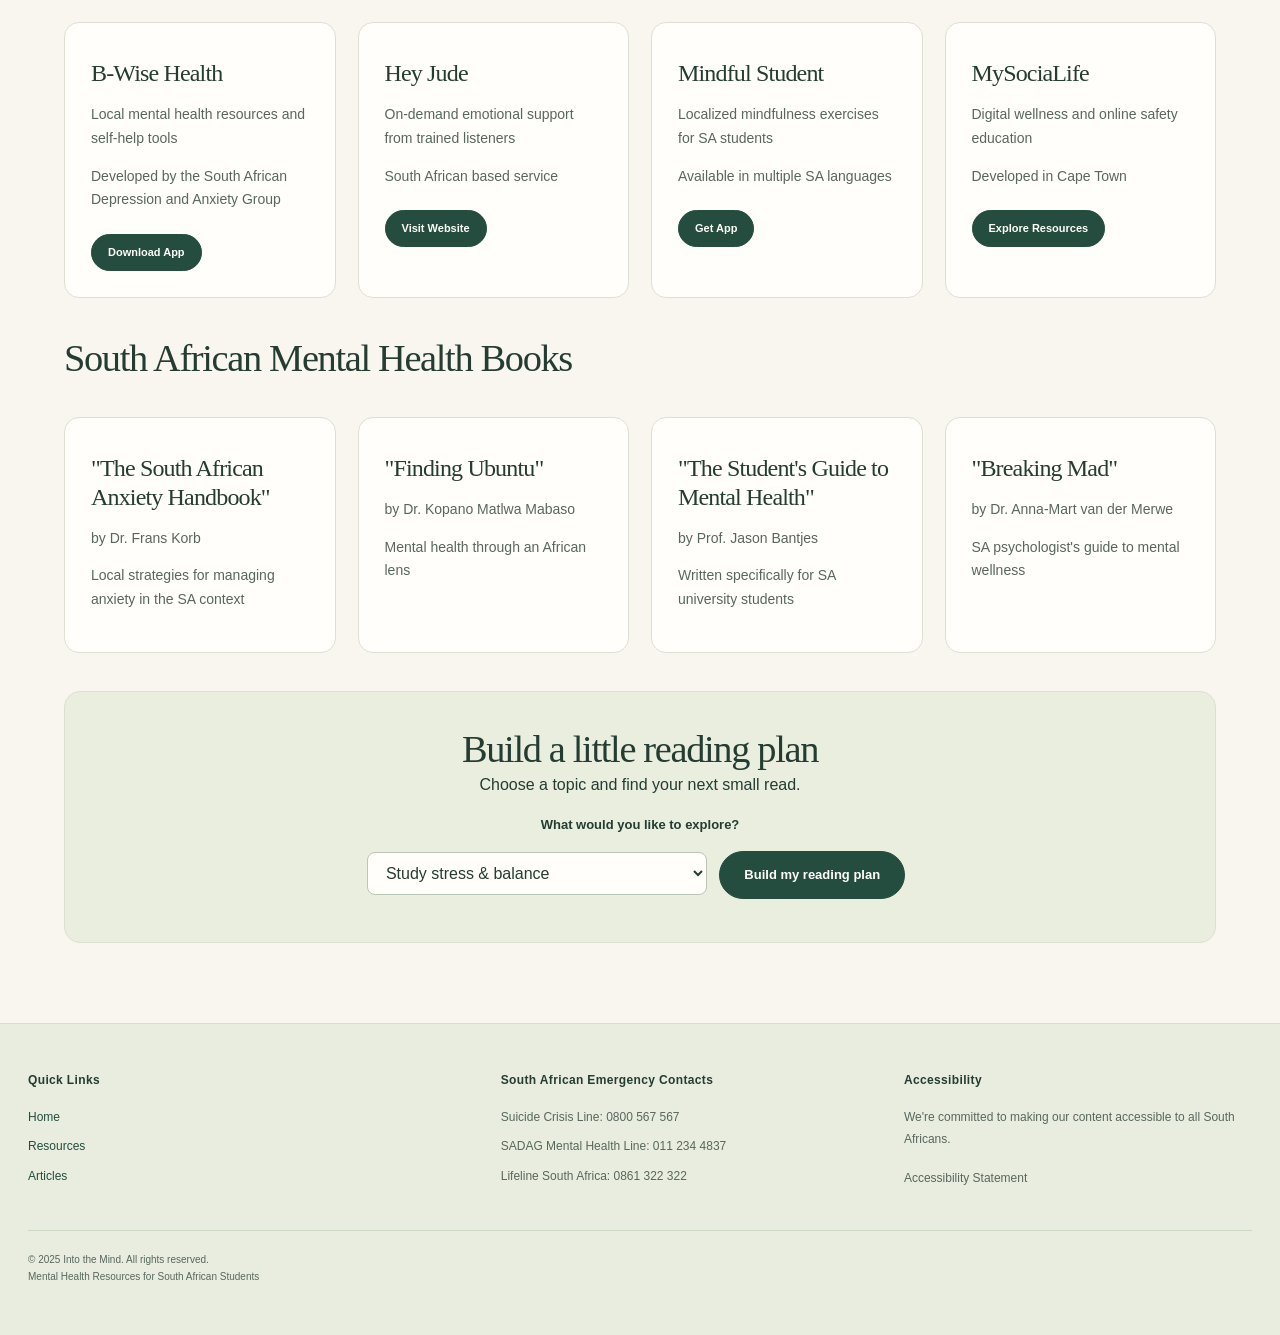
<file: resources.html>
<!DOCTYPE html>
<html lang="en">
<head>
    <meta charset="UTF-8">
    <meta name="viewport" content="width=device-width, initial-scale=1.0">
    <meta name="description" content="South African mental health resources for university students">
    <title>SA Resources | Into the Mind</title>
    <meta name="theme-color" content="#244d3f">
    <link rel="icon" href="assets/brand-mark.svg" type="image/svg+xml">
    <link rel="stylesheet" href="styles.css">
    <script src="script.js" defer></script>
</head>
<body>
    <a href="#main-content" class="skip-link">Skip to main content</a>
    
    <header class="main-header">
        <a class="brand" href="index.html" aria-label="Into the Mind home">
            <img src="assets/brand-mark.svg" width="44" height="44" alt="">
            <span><strong>Into the Mind</strong><small>A little room to grow.</small></span>
        </a>
        <nav aria-label="Main navigation"><ul class="nav-menu"><li><a href="index.html">Home</a></li>
<li><a href="resources.html" aria-current="page">Resources</a></li>
<li><a href="articles.html">Articles</a></li>
<li><a href="self-care.html">Self-care</a></li>
<li><a href="contact.html">Contact</a></li></ul></nav>
    </header>

    <main id="main-content" class="grid-container">
        <section class="page-header" aria-labelledby="page-heading">
            <h1 id="page-heading">South African Mental Health Resources</h1>
            <p>Local support services and emergency contacts for students in South Africa</p>
        </section>

        <section class="resource-categories" aria-labelledby="categories-heading">
            <h2 id="categories-heading" class="visually-hidden">Resource Categories</h2>
            
            <div class="category-card emergency">
                <div class="category-content">
                    <h3>Emergency Contacts</h3>
                    <p>Immediate help when you need it most</p>
                    <a href="#emergency" class="category-link">View Resources</a>
                </div>
            </div>
            
            <div class="category-card university">
                <div class="category-content">
                    <h3>University Services</h3>
                    <p>On-campus support at SA institutions</p>
                    <a href="#university" class="category-link">View Resources</a>
                </div>
            </div>
            
            <div class="category-card apps">
                <div class="category-content">
                    <h3>Local Help Apps</h3>
                    <p>South African digital tools</p>
                    <a href="#apps" class="category-link">View Resources</a>
                </div>
            </div>
            
            <div class="category-card reading">
                <div class="category-content">
                    <h3>SA Recommended Reading</h3>
                    <p>Books by South African mental health experts</p>
                    <a href="#reading" class="category-link">View Resources</a>
                </div>
            </div>
        </section>

        <section id="emergency" class="resource-section" aria-labelledby="emergency-heading">
            <h2 id="emergency-heading">South African Emergency Contacts</h2>
            <div class="resource-grid">
                <div class="resource-card">
                    <h3>Suicide Crisis Line</h3>
                    <p>0800 567 567</p>
                    <p>24/7 free national helpline</p>
                    <a href="https://www.sadag.org/" target="_blank" rel="noopener noreferrer" class="resource-link">Visit SADAG</a>
                </div>
                
                <div class="resource-card">
                    <h3>Lifeline South Africa</h3>
                    <p>0861 322 322</p>
                    <p>24-hour counseling service</p>
                    <a href="https://lifeline.co.za/" target="_blank" rel="noopener noreferrer" class="resource-link">Visit Website</a>
                </div>
                
                <div class="resource-card">
                    <h3>Akeso Psychiatric Response</h3>
                    <p>0861 435 787</p>
                    <p>24-hour mental health emergency line</p>
                    <a href="https://www.akeso.co.za/" target="_blank" rel="noopener noreferrer" class="resource-link">Visit Akeso</a>
                </div>
                
                <div class="resource-card">
                    <h3>GBV Command Centre</h3>
                    <p>0800 428 428</p>
                    <p>Gender-based violence support</p>
                    <a href="https://gbv.org.za/" target="_blank" rel="noopener noreferrer" class="resource-link">Visit GBV.org.za</a>
                </div>
            </div>
        </section>

        <section id="university" class="resource-section" aria-labelledby="university-heading">
            <h2 id="university-heading">South African University Services</h2>
            <div class="resource-grid">
                <div class="resource-card">
                    <h3>University Counseling</h3>
                    <p>Most South African universities offer free counseling services to registered students.</p>
                    <p>Contact your student wellness center for appointments.</p>
                </div>
                
                <div class="resource-card">
                    <h3>Student Health Services</h3>
                    <p>Many universities include mental health coverage in student health plans.</p>
                    <p>Check with your campus health center.</p>
                </div>
                
                <div class="resource-card">
                    <h3>Peer Support Groups</h3>
                    <p>Most campuses have student-run mental health initiatives.</p>
                    <p>Look for notices in student centers or online portals.</p>
                </div>
                
                <div class="resource-card">
                    <h3>Disability Support</h3>
                    <p>If mental health affects your studies, you may qualify for accommodations.</p>
                    <p>Contact your university's disability unit.</p>
                </div>
            </div>
        </section>

        <section id="apps" class="resource-section" aria-labelledby="apps-heading">
            <h2 id="apps-heading">South African Mental Health Apps</h2>
            <div class="resource-grid">
                <div class="resource-card">
                    <h3>B-Wise Health</h3>
                    <p>Local mental health resources and self-help tools</p>
                    <p>Developed by the South African Depression and Anxiety Group</p>
                    <a href="https://bwisehealth.com/" target="_blank" rel="noopener noreferrer" class="resource-link">Download App</a>
                </div>
                
                <div class="resource-card">
                    <h3>Hey Jude</h3>
                    <p>On-demand emotional support from trained listeners</p>
                    <p>South African based service</p>
                    <a href="https://www.heyjude.co.za/" target="_blank" rel="noopener noreferrer" class="resource-link">Visit Website</a>
                </div>
                
                <div class="resource-card">
                    <h3>Mindful Student</h3>
                    <p>Localized mindfulness exercises for SA students</p>
                    <p>Available in multiple SA languages</p>
                    <a href="https://www.mindfulstudent.co.za/" target="_blank" rel="noopener noreferrer" class="resource-link">Get App</a>
                </div>
                
                <div class="resource-card">
                    <h3>MySociaLife</h3>
                    <p>Digital wellness and online safety education</p>
                    <p>Developed in Cape Town</p>
                    <a href="https://mysocialife.com/" target="_blank" rel="noopener noreferrer" class="resource-link">Explore Resources</a>
                </div>
            </div>
        </section>

        <section id="reading" class="resource-section" aria-labelledby="reading-heading">
            <h2 id="reading-heading">South African Mental Health Books</h2>
            <div class="resource-grid">
                <div class="resource-card">
                    <h3>"The South African Anxiety Handbook"</h3>
                    <p>by Dr. Frans Korb</p>
                    <p>Local strategies for managing anxiety in the SA context</p>
                </div>
                
                <div class="resource-card">
                    <h3>"Finding Ubuntu"</h3>
                    <p>by Dr. Kopano Matlwa Mabaso</p>
                    <p>Mental health through an African lens</p>
                </div>
                
                <div class="resource-card">
                    <h3>"The Student's Guide to Mental Health"</h3>
                    <p>by Prof. Jason Bantjes</p>
                    <p>Written specifically for SA university students</p>
                </div>
                
                <div class="resource-card">
                    <h3>"Breaking Mad"</h3>
                    <p>by Dr. Anna-Mart van der Merwe</p>
                    <p>SA psychologist's guide to mental wellness</p>
                </div>
            </div>
        </section>

        <aside class="resource-newsletter" aria-labelledby="newsletter-heading">
            <h2 id="newsletter-heading">Build a little reading plan</h2>
            <p>Choose a topic and find your next small read.</p>
            <form action="articles.html" method="get" class="newsletter-form reading-plan-form" data-reading-plan>
                <label for="reading-topic">What would you like to explore?</label>
                <select id="reading-topic" name="topic">
                    <option value="stress">Study stress &amp; balance</option>
                    <option value="anxiety">Understanding anxiety</option>
                    <option value="depression">Understanding depression</option>
                    <option value="mindfulness">Mindful studying</option>
                    <option value="sleep">Rest &amp; sleep</option>
                </select>
                <button type="submit" class="submit-button">Build my reading plan</button>
            </form>
            <div class="reading-plan-result" data-plan-result tabindex="-1" hidden></div>
        </aside>
    </main>

    <footer class="main-footer">
        <div class="footer-content">
            <div class="footer-section">
                <h3>Quick Links</h3>
                <ul>
                    <li><a href="index.html">Home</a></li>
                    <li><a href="resources.html">Resources</a></li>
                    <li><a href="articles.html">Articles</a></li>
                </ul>
            </div>
            <div class="footer-section">
                <h3>South African Emergency Contacts</h3>
                <ul>
                    <li>Suicide Crisis Line: 0800 567 567</li>
                    <li>SADAG Mental Health Line: 011 234 4837</li>
                    <li>Lifeline South Africa: 0861 322 322</li>
                </ul>
            </div>
            <div class="footer-section">
                <h3>Accessibility</h3>
                <p>We're committed to making our content accessible to all South Africans.</p>
                <a href="accessibility.html">Accessibility Statement</a>
            </div>
        </div>
        <div class="copyright">
            <p>&copy; 2025 Into the Mind. All rights reserved.<br>
            Mental Health Resources for South African Students</p>
        </div>
    </footer>
</body>
</html>
</file>
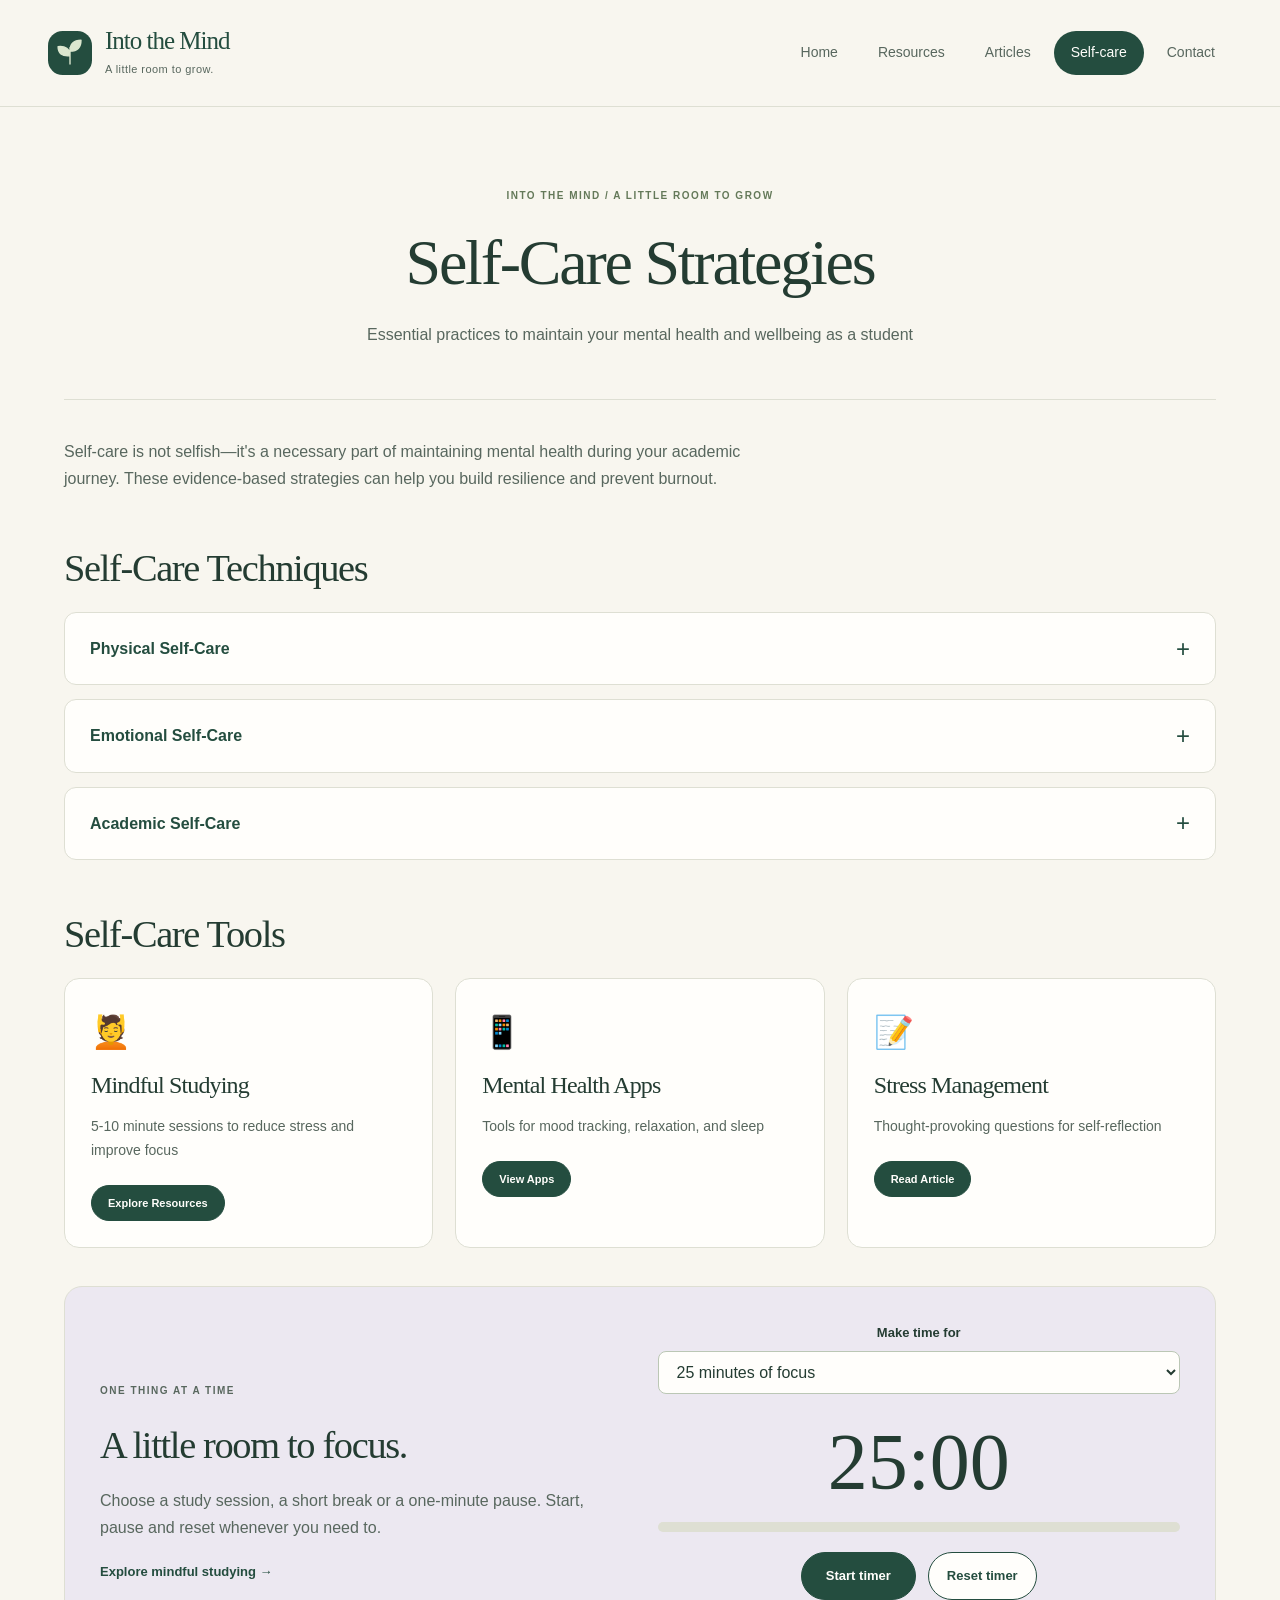
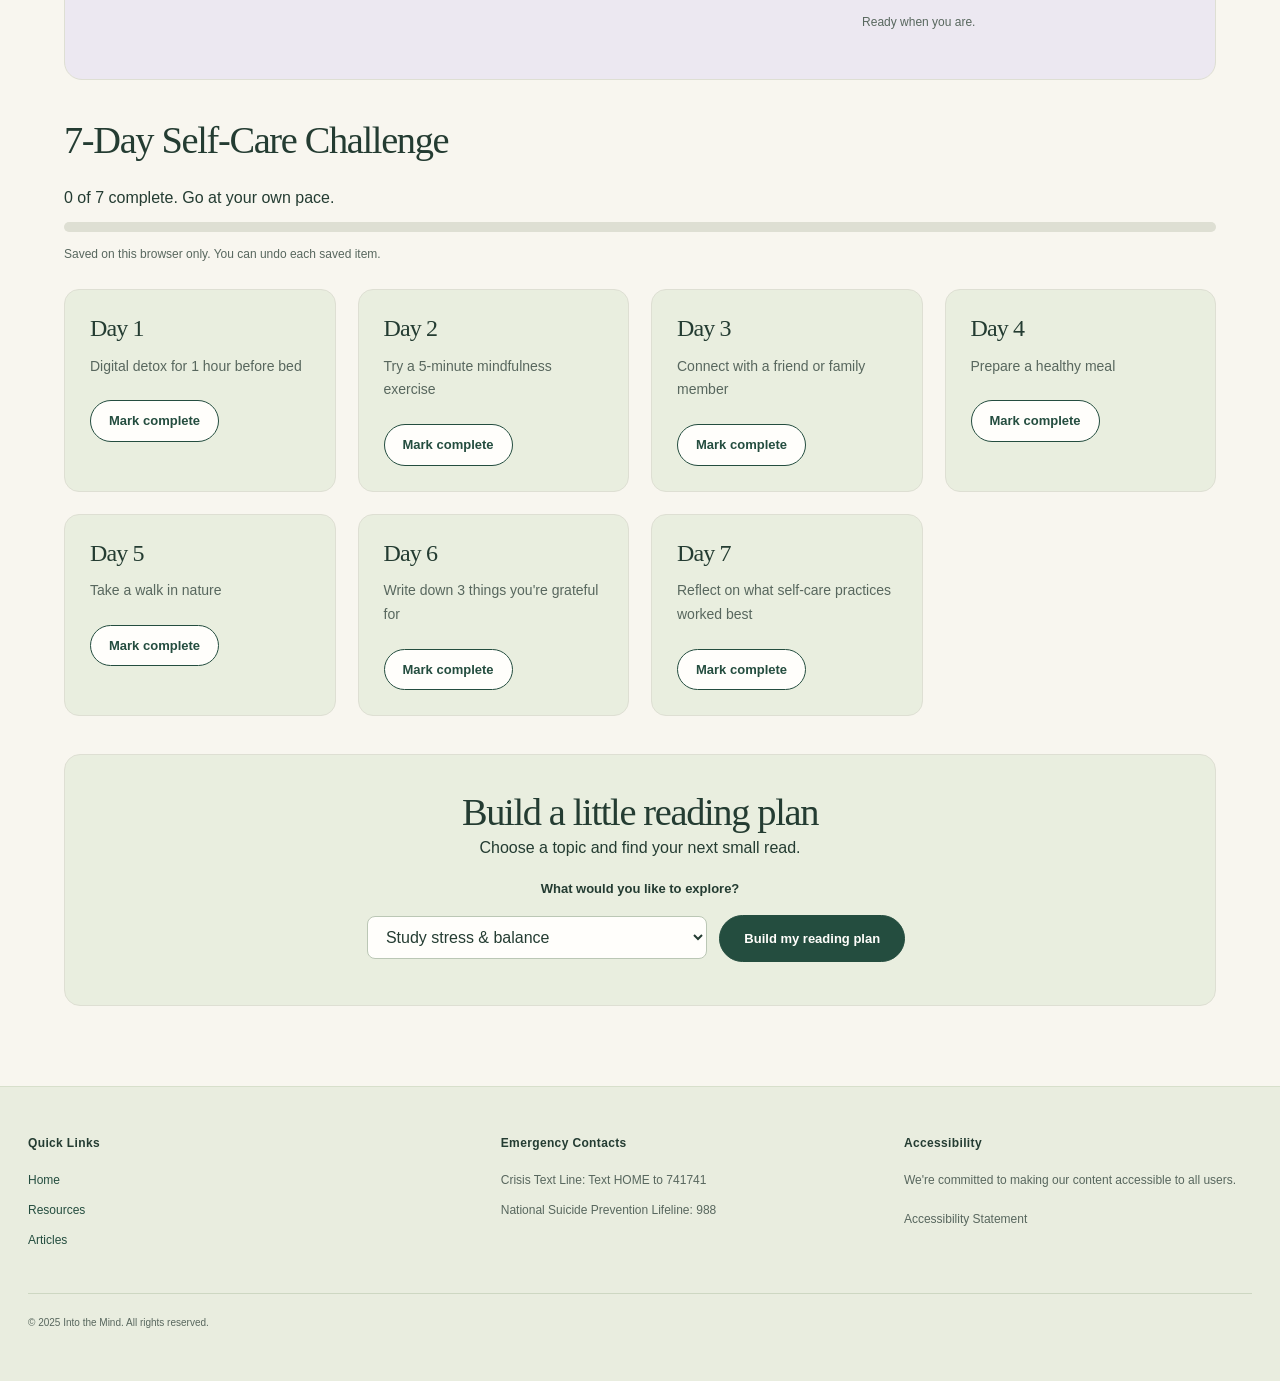
<file: self-care.html>
<!DOCTYPE html>
<html lang="en">
<head>
    <meta charset="UTF-8">
    <meta name="viewport" content="width=device-width, initial-scale=1.0">
    <meta name="description" content="Self-care strategies for university students' mental health">
    <title>Self-Care | Into the Mind</title>
    <meta name="theme-color" content="#244d3f">
    <link rel="icon" href="assets/brand-mark.svg" type="image/svg+xml">
    <link rel="stylesheet" href="styles.css">
    <script src="script.js" defer></script>
</head>
<body>
    <a href="#main-content" class="skip-link">Skip to main content</a>
    
    <header class="main-header">
        <a class="brand" href="index.html" aria-label="Into the Mind home">
            <img src="assets/brand-mark.svg" width="44" height="44" alt="">
            <span><strong>Into the Mind</strong><small>A little room to grow.</small></span>
        </a>
        <nav aria-label="Main navigation"><ul class="nav-menu"><li><a href="index.html">Home</a></li>
<li><a href="resources.html">Resources</a></li>
<li><a href="articles.html">Articles</a></li>
<li><a href="self-care.html" aria-current="page">Self-care</a></li>
<li><a href="contact.html">Contact</a></li></ul></nav>
    </header>

    <main id="main-content" class="grid-container">
        <section class="page-header" aria-labelledby="page-heading">
            <h1 id="page-heading">Self-Care Strategies</h1>
            <p>Essential practices to maintain your mental health and wellbeing as a student</p>
        </section>

        <section class="self-care-intro" aria-labelledby="intro-heading">
            <h2 id="intro-heading" class="visually-hidden">Introduction</h2>
            <p>Self-care is not selfish—it's a necessary part of maintaining mental health during your academic journey. These evidence-based strategies can help you build resilience and prevent burnout.</p>
        </section>

        <section class="self-care-accordion" aria-labelledby="accordion-heading">
            <h2 id="accordion-heading">Self-Care Techniques</h2>
            
            <div class="accordion">
                <div class="accordion-item">
                    <input type="checkbox" id="physical-care" class="accordion-checkbox">
                    <label for="physical-care" class="accordion-button">
                        Physical Self-Care
                        <span class="accordion-icon" aria-hidden="true">+</span>
                    </label>
                    <div class="accordion-content">
                        <h3>Essential Physical Care Practices</h3>
                        <ul>
                            <li><strong>Sleep Hygiene:</strong> Maintain consistent sleep schedule (7-9 hours)</li>
                            <li><strong>Nutrition:</strong> Balanced meals with regular eating times</li>
                            <li><strong>Movement:</strong> 30 minutes of daily activity (walking, yoga, etc.)</li>
                            <li><strong>Hydration:</strong> Drink water throughout the day</li>
                        </ul>
                        <div class="tip-box">
                            <p><strong>Quick Tip:</strong> Set reminders to stand and stretch every hour during study sessions.</p>
                        </div>
                    </div>
                </div>

                <div class="accordion-item">
                    <input type="checkbox" id="emotional-care" class="accordion-checkbox">
                    <label for="emotional-care" class="accordion-button">
                        Emotional Self-Care
                        <span class="accordion-icon" aria-hidden="true">+</span>
                    </label>
                    <div class="accordion-content">
                        <h3>Nurturing Your Emotional Health</h3>
                        <ul>
                            <li><strong>Journaling:</strong> Daily reflection on feelings and experiences</li>
                            <li><strong>Therapy:</strong> Regular sessions with a counselor</li>
                            <li><strong>Social Connection:</strong> Quality time with supportive people</li>
                            <li><strong>Creative Expression:</strong> Art, music, writing as emotional outlets</li>
                        </ul>
                        <div class="tip-box">
                            <p><strong>Quick Tip:</strong> Practice naming your emotions without judgment ("I notice I'm feeling anxious").</p>
                        </div>
                    </div>
                </div>

                <div class="accordion-item">
                    <input type="checkbox" id="academic-care" class="accordion-checkbox">
                    <label for="academic-care" class="accordion-button">
                        Academic Self-Care
                        <span class="accordion-icon" aria-hidden="true">+</span>
                    </label>
                    <div class="accordion-content">
                        <h3>Balancing Study and Wellbeing</h3>
                        <ul>
                            <li><strong>Time Management:</strong> Realistic scheduling with breaks</li>
                            <li><strong>Study Environment:</strong> Organized, comfortable workspace</li>
                            <li><strong>Boundaries:</strong> Designated study-free times</li>
                            <li><strong>Growth Mindset:</strong> Focus on progress over perfection</li>
                        </ul>
                        <div class="tip-box">
                            <p><strong>Quick Tip:</strong> Use the Pomodoro technique (25 min study, 5 min break).</p>
                        </div>
                    </div>
                </div>
            </div>
        </section>

        <section class="self-care-tools" aria-labelledby="tools-heading">
            <h2 id="tools-heading">Self-Care Tools</h2>
            <div class="tools-grid">
                <div class="tool-card">
                    <div class="tool-icon">💆</div>
                    <h3>Mindful Studying</h3>
                    <p>5-10 minute sessions to reduce stress and improve focus</p>
                    <a href="article-mindful-studying.html" class="tool-link">Explore Resources</a>
                </div>
                <div class="tool-card">
                    <div class="tool-icon">📱</div>
                    <h3>Mental Health Apps</h3>
                    <p>Tools for mood tracking, relaxation, and sleep</p>
                    <a href="resources.html#apps" class="tool-link">View Apps</a>
                </div>
                <div class="tool-card">
                    <div class="tool-icon">📝</div>
                    <h3>Stress Management</h3>
                    <p>Thought-provoking questions for self-reflection</p>
                    <a href="article-stress-management.html" class="tool-link">Read Article</a>
                </div>
            </div>
        </section>

        <section class="focus-timer" id="focus-timer" aria-labelledby="timer-heading" data-focus-timer>
            <div class="timer-copy">
                <p class="eyebrow">ONE THING AT A TIME</p>
                <h2 id="timer-heading">A little room to focus.</h2>
                <p>Choose a study session, a short break or a one-minute pause. Start, pause and reset whenever you need to.</p>
                <a href="article-mindful-studying.html" class="text-link">Explore mindful studying →</a>
            </div>
            <div class="timer-controls" data-js-only hidden>
                <label for="timer-length">Make time for</label>
                <select id="timer-length"><option value="1500">25 minutes of focus</option><option value="300">A 5-minute break</option><option value="60">A 1-minute pause</option></select>
                <p class="timer-display" data-timer-display role="timer" aria-label="Time remaining" aria-live="off">25:00</p>
                <progress max="1500" value="0" aria-label="Session progress"></progress>
                <div class="timer-actions"><button type="button" class="submit-button" data-timer-start>Start timer</button><button type="button" class="secondary-button" data-timer-reset>Reset timer</button></div>
                <p class="interaction-status" role="status" data-timer-status>Ready when you are.</p>
            </div>
            <noscript><p>Enable JavaScript to use the focus timer.</p></noscript>
        </section>

        <section class="self-care-challenge" aria-labelledby="challenge-heading" data-challenge>
            <h2 id="challenge-heading">7-Day Self-Care Challenge</h2>
            <div class="challenge-progress" data-js-only hidden><p role="status" data-challenge-summary>0 of 7 complete. Go at your own pace.</p><progress value="0" max="7" aria-label="Completed challenge days"></progress><p class="storage-note" data-storage-note></p></div>
            <div class="challenge-grid">
                <div class="day-card">
                    <h3>Day 1</h3>
                    <p>Digital detox for 1 hour before bed</p>
                    <button type="button" class="secondary-button" data-complete-day="1" data-js-only hidden aria-pressed="false">Mark complete</button>
                </div>
                <div class="day-card">
                    <h3>Day 2</h3>
                    <p>Try a 5-minute mindfulness exercise</p>
                    <button type="button" class="secondary-button" data-complete-day="2" data-js-only hidden aria-pressed="false">Mark complete</button>
                </div>
                <div class="day-card">
                    <h3>Day 3</h3>
                    <p>Connect with a friend or family member</p>
                    <button type="button" class="secondary-button" data-complete-day="3" data-js-only hidden aria-pressed="false">Mark complete</button>
                </div>
                <div class="day-card">
                    <h3>Day 4</h3>
                    <p>Prepare a healthy meal</p>
                    <button type="button" class="secondary-button" data-complete-day="4" data-js-only hidden aria-pressed="false">Mark complete</button>
                </div>
                <div class="day-card">
                    <h3>Day 5</h3>
                    <p>Take a walk in nature</p>
                    <button type="button" class="secondary-button" data-complete-day="5" data-js-only hidden aria-pressed="false">Mark complete</button>
                </div>
                <div class="day-card">
                    <h3>Day 6</h3>
                    <p>Write down 3 things you're grateful for</p>
                    <button type="button" class="secondary-button" data-complete-day="6" data-js-only hidden aria-pressed="false">Mark complete</button>
                </div>
                <div class="day-card">
                    <h3>Day 7</h3>
                    <p>Reflect on what self-care practices worked best</p>
                    <button type="button" class="secondary-button" data-complete-day="7" data-js-only hidden aria-pressed="false">Mark complete</button>
                </div>
            </div>
        </section>

        <aside class="self-care-newsletter" aria-labelledby="newsletter-heading">
            <h2 id="newsletter-heading">Build a little reading plan</h2>
            <p>Choose a topic and find your next small read.</p>
            <form action="articles.html" method="get" class="newsletter-form reading-plan-form" data-reading-plan>
                <label for="reading-topic">What would you like to explore?</label>
                <select id="reading-topic" name="topic">
                    <option value="stress">Study stress &amp; balance</option>
                    <option value="anxiety">Understanding anxiety</option>
                    <option value="depression">Understanding depression</option>
                    <option value="mindfulness">Mindful studying</option>
                    <option value="sleep">Rest &amp; sleep</option>
                </select>
                <button type="submit" class="submit-button">Build my reading plan</button>
            </form>
            <div class="reading-plan-result" data-plan-result tabindex="-1" hidden></div>
        </aside>
    </main>

    <footer class="main-footer">
        <div class="footer-content">
            <div class="footer-section">
                <h3>Quick Links</h3>
                <ul>
                    <li><a href="index.html">Home</a></li>
                    <li><a href="resources.html">Resources</a></li>
                    <li><a href="articles.html">Articles</a></li>
                </ul>
            </div>
            <div class="footer-section">
                <h3>Emergency Contacts</h3>
                <ul>
                    <li>Crisis Text Line: Text HOME to 741741</li>
                    <li>National Suicide Prevention Lifeline: 988</li>
                </ul>
            </div>
            <div class="footer-section">
                <h3>Accessibility</h3>
                <p>We're committed to making our content accessible to all users.</p>
                <a href="accessibility.html">Accessibility Statement</a>
            </div>
        </div>
        <div class="copyright">
            <p>&copy; 2025 Into the Mind. All rights reserved.</p>
        </div>
    </footer>
</body>
</html>
</file>
<file: styles.css>
/* Into the Mind: a calm, readable student-wellbeing design system. */
:root {
  color-scheme: light;
  --ink:#243c32; --muted:#58675e; --forest:#244d3f; --forest-dark:#193b30;
  --paper:#f8f6ef; --white:#fffefb; --line:#dedfd3; --sage:#e9eedf;
  --lavender:#ece8f1; --peach:#f5e6d8; --gold:#c2a579;
  --primary-color:var(--forest); --secondary-color:var(--forest-dark); --accent-color:var(--sage);
  --light-color:var(--paper); --dark-color:var(--ink); --danger-color:#984631;
  --font-main:'Segoe UI',Arial,sans-serif;
}
* {box-sizing:border-box;margin:0;padding:0;}
html {scroll-behavior:smooth;scroll-padding-top:24px;}
body {font-family:var(--font-main);font-size:16px;line-height:1.7;color:var(--ink);background:var(--paper);}
img {display:block;max-width:100%;height:auto;}
a {color:var(--forest);text-underline-offset:4px;}
a:hover {text-decoration-thickness:2px;}
button,input,select,textarea {font:inherit;}
button,a,input,select,textarea {touch-action:manipulation;}
:focus-visible {outline:3px solid #9d6035;outline-offset:5px;}
::selection {background:#d6e3c9;}
h1,h2,h3 {font-family:Georgia,'Times New Roman',serif;font-weight:400;line-height:1.15;letter-spacing:-.035em;overflow-wrap:break-word;}
h1 {font-size:clamp(2.8rem,5vw,4.5rem);}
h2 {font-size:clamp(1.9rem,3vw,2.75rem);}
h3 {font-size:1.5rem;}
p {margin:0 0 1em;}
ul,ol {padding-left:1.3em;}
li {margin:.35em 0;}
strong {font-weight:650;}
em {font-family:Georgia,'Times New Roman',serif;}
.skip-link {position:fixed;left:20px;top:-100px;z-index:100;padding:12px 24px;background:var(--forest);color:white;border-radius:8px;}
.skip-link:focus {top:12px;}
.visually-hidden {position:absolute;width:1px;height:1px;padding:0;margin:-1px;overflow:hidden;clip:rect(0,0,0,0);white-space:nowrap;border:0;}
.main-header {max-width:1320px;margin:auto;padding:27px 48px;display:flex;align-items:center;justify-content:space-between;gap:30px;border-bottom:1px solid var(--line);}
.brand {display:flex;align-items:center;gap:13px;text-decoration:none;color:var(--forest);flex-shrink:0;}
.brand img {width:44px;height:44px;}
.brand strong {font:400 25px/1.15 Georgia,serif;letter-spacing:-.04em;}
.brand small {display:block;font-size:11px;color:var(--muted);margin-top:3px;letter-spacing:.04em;}
.nav-menu {display:flex;align-items:center;justify-content:center;flex-wrap:wrap;list-style:none;gap:6px;padding:0;}
.nav-menu li {margin:0;}
.nav-menu a {display:block;text-decoration:none;color:var(--muted);padding:10px 17px;font-size:14px;border-radius:999px;white-space:nowrap;}
.nav-menu a:hover {background:var(--sage);color:var(--forest);}
.nav-menu a[aria-current=page] {background:var(--forest);color:var(--white);}
.home-container {max-width:1320px;padding:0 48px;margin:auto;}
.home-hero {display:grid;grid-template-columns:1.12fr 1fr;align-items:center;gap:45px;padding:48px 0 60px;min-height:650px;}
.eyebrow {font-size:10px;line-height:1.7;font-weight:650;letter-spacing:.15em;color:var(--forest);margin-bottom:24px;display:flex;align-items:center;gap:10px;}
.status-dot {width:7px;height:7px;background:#6d916a;border-radius:50%;}
.hero-copy h1 {font-size:clamp(3.5rem,5.7vw,5.4rem);line-height:1.03;letter-spacing:-.055em;margin-bottom:25px;}
.hero-copy h1 em {color:#58735b;font-weight:400;}
.hero-description {max-width:450px;font-size:16px;line-height:1.85;color:var(--muted);margin-bottom:30px;}
.hero-actions {display:flex;align-items:center;gap:26px;flex-wrap:wrap;}
.cta-button,.submit-button,.contact-button,.print-button,.tool-link,.category-link,.resource-link {display:inline-flex;justify-content:center;align-items:center;gap:24px;background:var(--forest);border:1px solid var(--forest);border-radius:999px;padding:13px 24px;color:var(--white);text-decoration:none;font-size:13px;font-weight:600;line-height:1.5;cursor:pointer;}
.cta-button:hover,.submit-button:hover,.contact-button:hover,.tool-link:hover,.category-link:hover,.resource-link:hover {background:var(--forest-dark);text-decoration:none;}
.text-link {display:inline-flex;align-items:center;gap:15px;text-decoration:none;font-size:13px;font-weight:600;}
.text-link:hover {text-decoration:underline;}
.hero-note {display:flex;align-items:center;gap:10px;font-size:11px;color:var(--muted);margin-top:30px;margin-bottom:0;}
.hero-note>span {font-size:24px;color:#6c8461;}
.hero-art {position:relative;padding:0 8px 0 20px;}
.quiet-illustration {width:100%;max-height:520px;object-fit:contain;}
.gentle-note {position:absolute;left:-5px;bottom:88px;background:var(--white);padding:16px 23px;border:1px solid #e8e5d9;box-shadow:0 8px 25px #1c3d2d08;border-radius:12px;display:flex;align-items:center;gap:15px;font-size:15px;line-height:1.35;transform:rotate(-5deg);}
.gentle-note>span:first-child {font-size:34px;color:#a08257;}
.gentle-note em {font-size:21px;}
.art-caption {font-size:9px;letter-spacing:.25em;text-align:center;color:var(--muted);margin-top:10px;}
.starting-points,.reading-section {padding:46px 0 64px;border-top:1px solid var(--line);}
.section-intro {display:flex;align-items:end;justify-content:space-between;gap:28px;margin-bottom:30px;}
.section-intro .eyebrow {margin-bottom:12px;}
.section-intro>p {font-size:13px;color:var(--muted);margin-bottom:4px;}
.path-cards {display:grid;grid-template-columns:repeat(3,minmax(0,1fr));gap:20px;list-style:none;padding:0;}
.path-card {border-radius:17px;margin:0;border:1px solid #203d2e08;}
.path-card>a {display:block;padding:27px;color:var(--ink);text-decoration:none;height:100%;transition:transform .2s;}
.path-card:hover>a {transform:translateY(-4px);}
.sage-card {background:var(--sage);}.lavender-card {background:var(--lavender);}.peach-card {background:var(--peach);}
.path-icon {display:flex;align-items:center;justify-content:center;width:47px;height:47px;border:1px solid #36563e33;border-radius:50%;font-size:30px;margin-bottom:25px;font-family:Georgia,serif;}
.card-kicker {font-size:9px;font-weight:650;letter-spacing:.12em;display:block;color:var(--muted);margin-bottom:12px;}
.path-card h3 {font-size:25px;margin-bottom:15px;}
.path-card p {font-size:13px;line-height:1.8;color:var(--muted);max-width:29ch;}
.card-link {font-size:12px;font-weight:650;display:flex;align-items:center;justify-content:space-between;margin-top:23px;}
.home-article-grid {display:grid;grid-template-columns:repeat(2,minmax(0,1fr));gap:25px;}
.reading-card {display:grid;grid-template-columns:155px minmax(0,1fr);border:1px solid var(--line);border-radius:14px;overflow:hidden;text-decoration:none;color:var(--ink);background:var(--white);}
.reading-card>img {height:100%;min-height:230px;width:100%;object-fit:cover;}
.reading-card>div {padding:25px;}
.reading-card h3 {font-size:25px;line-height:1.2;margin-bottom:12px;}
.reading-card p {font-size:13px;color:var(--muted);}
.gentle-banner {margin:10px 0 70px;padding:42px 48px;border-radius:18px;background:var(--forest);color:var(--white);display:flex;gap:32px;align-items:center;justify-content:space-between;}
.gentle-banner .eyebrow {color:#d6e2ca;margin-bottom:15px;}
.gentle-banner h2 {font-size:38px;}.gentle-banner p {font-size:13px;color:#e3e9dc;margin:15px 0 0;}
.banner-symbol {font:400 90px Georgia,serif;color:#c6d5b1;}
.light-button {background:#edf0df;color:var(--forest);border-color:#edf0df;flex-shrink:0;}
.light-button:hover {background:white;color:var(--forest);}
/* Shared interior pages. */
.grid-container {max-width:1224px;padding:50px 36px 80px;margin:auto;display:grid;grid-template-columns:repeat(12,minmax(0,1fr));gap:38px;}
.grid-container>section,.grid-container>aside {grid-column:1/-1;min-width:0;}
.page-header {text-align:center;padding:30px 20px 50px;border-bottom:1px solid var(--line);}
.page-header::before {content:'INTO THE MIND / A LITTLE ROOM TO GROW';font-size:10px;letter-spacing:.15em;display:block;margin-bottom:22px;color:#647959;font-weight:650;}
.page-header h1 {margin:0 auto 22px;max-width:24ch;}
.page-header p {max-width:65ch;margin:0 auto;color:var(--muted);font-size:16px;}
.grid-container section>h2 {margin-bottom:22px;}
.grid-container section>p {color:var(--muted);max-width:80ch;}
.category-filters {display:flex;gap:10px;flex-wrap:wrap;}
.filter-button {border:1px solid var(--line);background:var(--white);padding:9px 19px;border-radius:99px;text-decoration:none;font-size:13px;display:inline-block;}
.filter-button:hover,.filter-button.active {background:var(--sage);border-color:#c2cdb6;}
.article-grid,.resource-grid,.tools-grid,.features-grid,.challenge-grid,.technique-grid,.therapy-types,.contact-methods {display:grid;grid-template-columns:repeat(auto-fit,minmax(min(100%,260px),1fr));gap:22px;}
.article-card,.resource-card,.tool-card,.feature-card,.day-card,.technique-card,.therapy-card,.contact-card,.category-card {background:var(--white);border:1px solid var(--line);border-radius:15px;overflow:hidden;min-width:0;}
.article-card .article-content,.resource-card,.tool-card,.feature-card,.day-card,.technique-card,.therapy-card,.contact-card,.category-content {padding:26px;}
.article-card h3,.resource-card h3,.tool-card h3,.contact-card h3,.feature-card h3 {margin:10px 0 15px;line-height:1.2;}
.article-card p,.resource-card p,.tool-card p,.contact-card p,.feature-card p,.day-card p {color:var(--muted);font-size:14px;}
.article-image img {width:100%;height:205px;object-fit:cover;}
.article-meta {display:flex;gap:14px;align-items:center;flex-wrap:wrap;font-size:11px;color:var(--muted);margin-bottom:14px;}
.article-category {background:var(--sage);color:var(--forest);padding:5px 11px;border-radius:99px;font-size:10px;font-weight:650;letter-spacing:.04em;}
.article-card.large {display:grid;grid-template-columns:minmax(0,1fr) minmax(0,1.1fr);}
.article-card.large .article-image img {height:100%;min-height:315px;}
.article-card.large .article-content {padding:36px;}
.article-card.large h3 {font-size:33px;}
.read-more {font-size:13px;font-weight:600;}
.resource-categories {display:grid;grid-template-columns:repeat(4,minmax(0,1fr));gap:16px;}
.resource-categories>h2 {grid-column:1/-1;}
.category-card {padding:0;}
.category-card h3 {font-size:22px;margin-bottom:12px;}
.category-card p {font-size:13px;color:var(--muted);}
.category-link,.resource-link,.tool-link {font-size:11px;padding:9px 16px;gap:8px;margin-top:8px;}
.resource-section {scroll-margin-top:30px;}
.emergency .resource-card {border-top:3px solid #a45940;}
.emergency h2 {color:#82442f;}
.resource-section .resource-card {margin-top:15px;}
.contact-form-section {grid-column:1/8!important;}.contact-info {grid-column:8/-1!important;}
.contact-info .contact-methods {grid-template-columns:1fr;}
.contact-form-section,.newsletter,.newsletter-signup,.resource-newsletter,.self-care-newsletter {background:var(--sage);border:1px solid var(--line);border-radius:16px;padding:35px;}
.newsletter-signup,.resource-newsletter,.self-care-newsletter {text-align:center;}
.form-group {margin-bottom:22px;}
label {font-size:13px;display:block;margin-bottom:7px;font-weight:600;}
input,textarea,select {max-width:100%;border:1px solid #bbc7b5;background:var(--white);padding:11px 14px;border-radius:8px;color:var(--ink);}
.contact-form input,.contact-form textarea,.contact-form select {width:100%;}
.newsletter-form {max-width:600px;margin:auto;}
.newsletter-form input {width:min(100%,340px);}
.newsletter-form button {margin:8px;}
button:disabled,input:disabled,textarea:disabled,select:disabled {cursor:default;opacity:.72;}
.demo-note {font-size:12px!important;line-height:1.7;background:#fffefb99;border:1px solid #c7d0bb;border-radius:8px;padding:10px 13px;color:#4f604e!important;margin-bottom:18px;}
.required {color:#9b4834;}
/* Useful tools share the existing palette and keep native keyboard controls. */
[hidden] {display:none!important;}
.secondary-button {display:inline-flex;align-items:center;justify-content:center;padding:10px 18px;border:1px solid var(--forest);border-radius:999px;background:var(--white);color:var(--forest);font-size:13px;font-weight:600;line-height:1.5;cursor:pointer;text-decoration:none;}
.secondary-button:hover,.secondary-button[aria-pressed="true"] {background:var(--forest);color:var(--white);}
.filter-button {cursor:pointer;}
.article-search-row {display:flex;flex-wrap:wrap;gap:20px;align-items:end;margin-bottom:20px;}
.search-field {flex:1 1 280px;}
.search-field input {width:100%;}
.saved-filter {display:flex;gap:8px;align-items:center;min-height:48px;margin:0;}
.saved-filter input {width:18px;height:18px;accent-color:var(--forest);}
.filter-summary {display:flex;justify-content:space-between;align-items:center;gap:15px;margin-top:18px;}
.filter-summary p {margin:0;font-size:14px;}
.text-button {padding:8px 0;color:var(--forest);background:none;border:0;text-decoration:underline;text-underline-offset:4px;cursor:pointer;font-size:13px;}
.storage-note,.interaction-status {font-size:12px;color:var(--muted);margin:12px 0;}
.empty-state {padding:24px;border:1px dashed var(--line);border-radius:12px;background:var(--white);margin-top:20px;}
.article-grid {display:block;}
.articles-container {display:grid;grid-template-columns:repeat(auto-fit,minmax(min(100%,280px),1fr));gap:24px;}
.article-card .save-button {display:block;margin-top:18px;}
.reading-plan-form select {width:min(100%,340px);}
.reading-plan-result {max-width:600px;text-align:left;margin:24px auto 0;padding:24px;background:var(--white);border:1px solid var(--line);border-radius:12px;}
.reading-plan-result h3 {margin-bottom:15px;}
.reading-plan-result li {margin:10px 0;}
.focus-timer {display:grid;grid-template-columns:1fr 1fr;gap:35px;align-items:center;padding:35px;border:1px solid var(--line);border-radius:18px;background:var(--lavender);scroll-margin-top:30px;}
.timer-copy h2 {margin-bottom:20px;}
.timer-copy p {color:var(--muted);}
.timer-controls {text-align:center;min-width:0;}
.timer-controls select {width:100%;}
.timer-display {font:400 clamp(3rem,8vw,5rem)/1.2 Georgia,serif;font-variant-numeric:tabular-nums;margin:20px 0 12px;}
progress {display:block;width:100%;height:10px;border:0;border-radius:20px;overflow:hidden;background:var(--line);accent-color:var(--forest);}
progress::-webkit-progress-bar {background:var(--line);}
progress::-webkit-progress-value {background:var(--forest);border-radius:20px;}
progress::-moz-progress-bar {background:var(--forest);border-radius:20px;}
.timer-actions,.message-actions {display:flex;justify-content:center;flex-wrap:wrap;gap:12px;margin-top:20px;}
.message-actions {justify-content:flex-start;}
.challenge-progress {margin-bottom:25px;}
.challenge-progress>p:first-child {margin-bottom:10px;}
.day-card {transition:border-color .2s,background-color .2s;}
.day-card.is-complete {background:#dbe8ce;border-color:#76916c;}
.day-card .secondary-button {margin-top:8px;}
.message-preview {padding:24px;margin:24px 0;background:var(--white);border:1px solid var(--line);border-radius:12px;}
.message-preview h3 {margin-bottom:15px;}
.message-preview pre {white-space:pre-wrap;overflow-wrap:anywhere;font:14px/1.8 var(--font-main);margin:18px 0 24px;}
.site-status {position:fixed;bottom:24px;left:50%;transform:translateX(-50%);z-index:50;max-width:min(600px,calc(100% - 32px));width:max-content;padding:13px 22px;background:var(--forest-dark);color:var(--white);border-radius:12px;box-shadow:0 8px 30px #193b3020;font-size:13px;margin:0;}
.site-status:empty {display:none;}
@media(max-width:780px){.focus-timer{grid-template-columns:1fr;padding:25px;gap:25px;}.filter-summary{align-items:flex-start;}.reading-plan-form select{width:100%;}}
@media print{.site-status,.focus-timer,.article-categories,.save-button,.reading-plan-form{display:none;}}
/* Native checkbox accordions retain keyboard access without JavaScript. */
.accordion-item {position:relative;background:var(--white);border:1px solid var(--line);border-radius:12px;margin:14px 0;overflow:hidden;}
.accordion-checkbox {position:absolute;opacity:0;width:1px;height:1px;}
.accordion-button {display:flex;align-items:center;justify-content:space-between;gap:15px;margin:0;padding:22px 25px;font-size:16px;font-weight:600;cursor:pointer;color:var(--forest);}
.accordion-button:hover {background:var(--sage);}
.accordion-icon {font-size:24px;font-weight:400;line-height:1;}
.accordion-content {display:none;padding:0 26px 25px;color:var(--muted);font-size:15px;}
.accordion-content h3 {color:var(--ink);margin:20px 0 12px;}
.accordion-checkbox:checked~.accordion-content {display:block;}
.accordion-checkbox:checked+.accordion-button .accordion-icon {transform:rotate(45deg);}
.accordion-checkbox:focus-visible+.accordion-button {outline:3px solid #9d6035;outline-offset:-5px;}
.tip-box,.key-takeaways {padding:28px;background:var(--sage);border-left:3px solid #76916c;border-radius:0 14px 14px 0;margin:25px 0;}
.tool-icon {font-size:32px;display:block;margin-bottom:12px;}
.day-card {background:var(--sage);padding:25px;}.day-card h3 {margin-bottom:12px;}
/* Reading pages. */
.article-container {max-width:1010px;margin:auto;padding:60px 36px 80px;}
.article-header {text-align:center;margin-bottom:36px;}
.article-header .article-meta {justify-content:center;margin-bottom:25px;}
.article-header h1 {max-width:21ch;margin:0 auto 34px;font-size:clamp(2.5rem,4.8vw,4.1rem);}
.article-header .article-image {border-radius:18px;overflow:hidden;}
.article-header .article-image img {height:350px;}
.article-body {max-width:760px;margin:auto;font-size:17px;line-height:1.85;}
.article-body>section {margin:42px 0;}
.article-body h2 {font-size:29px;line-height:1.25;margin-bottom:20px;}
.article-body h3 {font-size:22px;margin:24px 0 12px;}
.article-body p {color:#4c5d50;}
.article-body .lead {font-size:20px;line-height:1.8;color:var(--ink);}
.article-body figure {margin:28px 0;background:var(--white);padding:15px;border:1px solid var(--line);border-radius:14px;}
.article-body figure img {max-height:350px;object-fit:contain;margin:auto;}
figcaption {font-size:12px;text-align:center;color:var(--muted);margin-top:12px;}
.article-body table {display:block;width:100%;max-width:100%;overflow-x:auto;border-collapse:collapse;margin:25px 0;font-size:14px;}
th,td {border:1px solid var(--line);padding:13px;text-align:left;min-width:95px;}
th {background:var(--sage);font-weight:650;}
td {background:var(--white);}
.technique-steps,.relaxation-sequence {display:grid;gap:15px;}
.step {padding:18px 22px;background:var(--white);border:1px solid var(--line);border-radius:10px;}
.step h3 {margin:0 0 10px;}
.matrix {display:grid;grid-template-columns:repeat(2,minmax(0,1fr));gap:15px;margin:25px 0;}
.quadrant {padding:23px;border:1px solid var(--line);border-radius:12px;background:var(--white);}
.urgent-important {background:var(--peach);}.not-urgent-important {background:var(--sage);}.urgent-not-important {background:var(--lavender);}
.article-footer {max-width:760px;margin:45px auto 0;border-top:1px solid var(--line);padding-top:30px;}
.related-articles h3 {margin-bottom:15px;}
.related-articles ul {display:flex;list-style:none;flex-wrap:wrap;gap:10px;padding:0;font-size:13px;}
.related-articles a {display:block;border:1px solid var(--line);border-radius:30px;padding:8px 14px;text-decoration:none;background:var(--white);}
.article-actions {display:flex;gap:15px;flex-wrap:wrap;margin-top:24px;}
.print-button {color:var(--forest);background:transparent;}
/* Footer. */
.main-footer {background:#e9eddf;border-top:1px solid #d7dfcb;padding:50px max(24px,calc((100vw - 1224px)/2));}
.footer-content {display:grid;grid-template-columns:1.2fr 1fr 1fr;gap:55px;max-width:1224px;margin:auto;}
.footer-section {min-width:0;}
.footer-section h3 {font-family:var(--font-main);font-size:12px;font-weight:650;letter-spacing:.03em;margin-bottom:18px;}
.footer-section p,.footer-section li,.footer-section>a {font-size:12px;line-height:1.9;color:var(--muted);}
.footer-section ul {padding:0;list-style:none;}
.footer-section li {margin:7px 0;}
.footer-section a {text-decoration:none;}
.footer-section a:hover {text-decoration:underline;}
.footer-brand p {margin-top:15px;}
.copyright {max-width:1224px;margin:35px auto 0;padding-top:20px;border-top:1px solid #cdd7c2;display:flex;justify-content:space-between;gap:20px;font-size:10px;color:var(--muted);}
.copyright p {margin:0;}
@media(max-width:1050px){
 .main-header{padding:25px 30px;gap:20px;}.nav-menu a{padding:9px 12px;}
 .home-container{padding:0 30px;}.home-hero{gap:20px;min-height:580px;padding-top:40px;}
 .hero-copy h1{font-size:4.2rem;}.gentle-note{left:0;bottom:55px;padding:13px 18px;}
 .hero-actions{gap:20px;}.hero-art{padding:0;}.hero-description{font-size:15px;}
 .path-card>a{padding:23px;}.path-card h3{font-size:23px;}
 .reading-card{grid-template-columns:120px minmax(0,1fr);}.reading-card>div{padding:20px;}
 .resource-categories{grid-template-columns:repeat(2,minmax(0,1fr));}
}
@media(max-width:780px){
 .main-header{flex-direction:column;align-items:flex-start;padding:22px 24px;gap:20px;}
 .main-header nav{width:100%;}.nav-menu{justify-content:flex-start;gap:3px;}.nav-menu a{padding:8px 13px;font-size:12px;}
 .home-container{padding:0 24px;}.home-hero{grid-template-columns:1fr;padding:40px 0;gap:25px;min-height:0;}
 .hero-copy h1{font-size:clamp(3.5rem,10vw,4.6rem);}.hero-description{max-width:520px;}
 .hero-art{max-width:440px;width:100%;margin:auto;}.quiet-illustration{max-height:410px;}
 .gentle-note{bottom:65px;left:8px;}.hero-note{font-size:10px;}
 .path-cards{grid-template-columns:1fr;gap:16px;}.path-card>a{padding:25px;}.path-card p{max-width:none;}
 .path-icon{margin-bottom:20px;}.path-card h3{font-size:28px;}.card-link{margin-top:20px;}
 .section-intro{align-items:flex-start;flex-direction:column;gap:16px;}.section-intro>p br{display:none;}
 .home-article-grid{grid-template-columns:1fr;}.reading-card{grid-template-columns:120px minmax(0,1fr);}
 .reading-card h3{font-size:23px;}.gentle-banner{padding:32px;align-items:flex-start;flex-direction:column;gap:22px;}
 .banner-symbol{display:none;}.gentle-banner h2{font-size:35px;}
 .grid-container{padding:35px 24px 55px;gap:30px;}.page-header{padding:20px 0 35px;}.page-header::before{font-size:8px;}
 .contact-form-section,.contact-info{grid-column:1/-1!important;}.contact-form-section{padding:25px;}
 .article-card.large{grid-template-columns:1fr;}.article-card.large .article-image img{height:240px;min-height:0;}
 .article-card.large .article-content{padding:25px;}.article-card.large h3{font-size:29px;}
 .article-container{padding:40px 24px 60px;}.article-header .article-image img{height:230px;}
 .article-body{font-size:16px;}.article-body .lead{font-size:18px;}.article-body h2{font-size:26px;}
 .matrix{grid-template-columns:1fr;}.article-body .technique-card{padding:20px;}
 .footer-content{grid-template-columns:1fr;gap:28px;}.main-footer{padding:40px 24px;}
 .copyright{display:block;}.copyright p{margin-bottom:10px;}
}
@media(max-width:420px){
 .nav-menu a{padding:8px 10px;font-size:11px;}.nav-menu{column-gap:1px;}
 .hero-actions{gap:18px;}.hero-copy h1{font-size:3.5rem;}.hero-description{font-size:14px;}
 .hero-note{align-items:flex-start;}.hero-note>span{line-height:1.2;}.gentle-note{font-size:12px;padding:12px 17px;}
 .gentle-note em{font-size:18px;}.hero-art{max-width:340px;}.art-caption{font-size:8px;}
 .resource-categories{grid-template-columns:1fr;}.reading-card{grid-template-columns:100px minmax(0,1fr);}
 .reading-card>div{padding:20px 17px;}.reading-card h3{font-size:21px;}.reading-card p{font-size:12px;}
 .section-intro h2{font-size:31px;}.newsletter-signup,.resource-newsletter,.self-care-newsletter{padding:25px;}
 .newsletter-form input{width:100%;}.newsletter-form button{margin:12px 0 0;}
}
@media(prefers-reduced-motion:reduce){
 html{scroll-behavior:auto;}*,*::before,*::after{animation-duration:.01ms!important;animation-iteration-count:1!important;transition-duration:.01ms!important;}
}
@media print{
 .main-header,.main-footer,.skip-link,.article-actions{display:none;}
 body{background:white;color:black;font-size:11pt;}.article-container,.article-body{padding:0;max-width:none;}
 .article-header .article-image{display:none;}h1,h2,h3{break-after:avoid;}a{color:inherit;}
}
</file>
